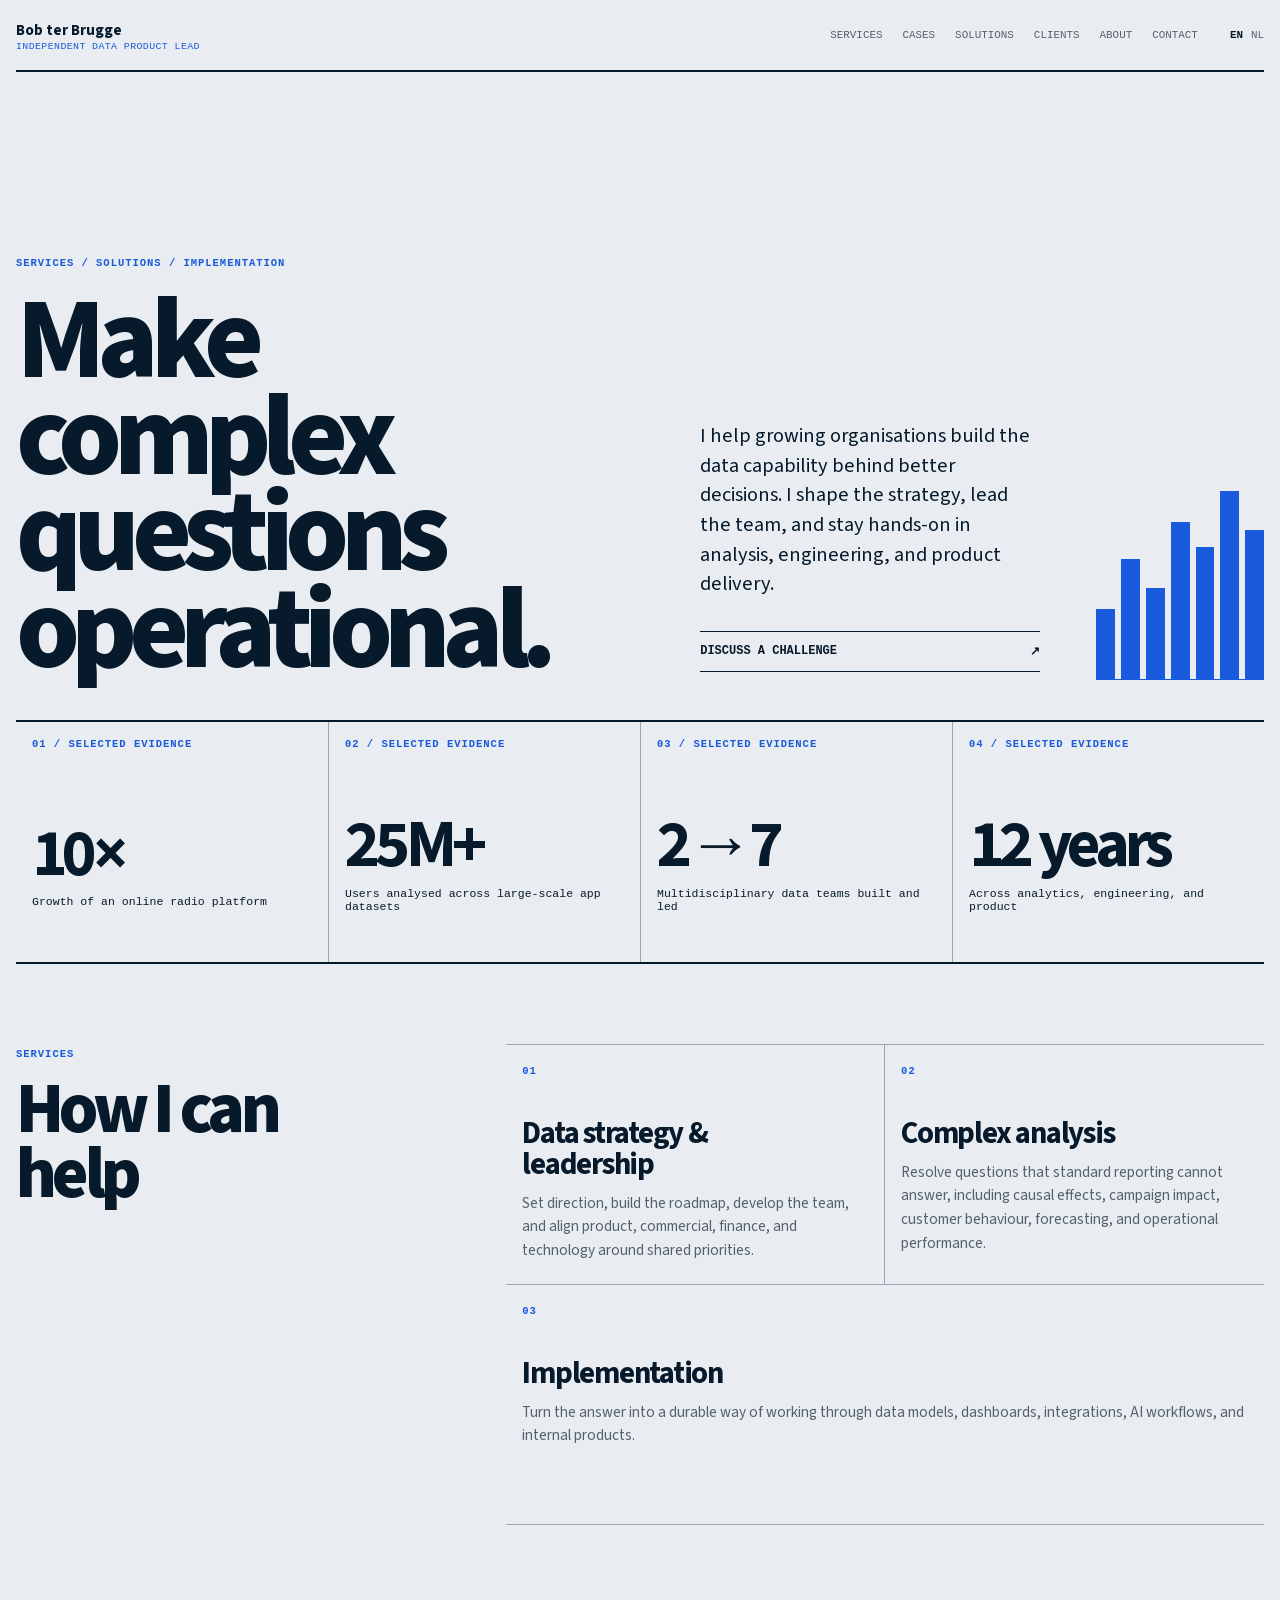
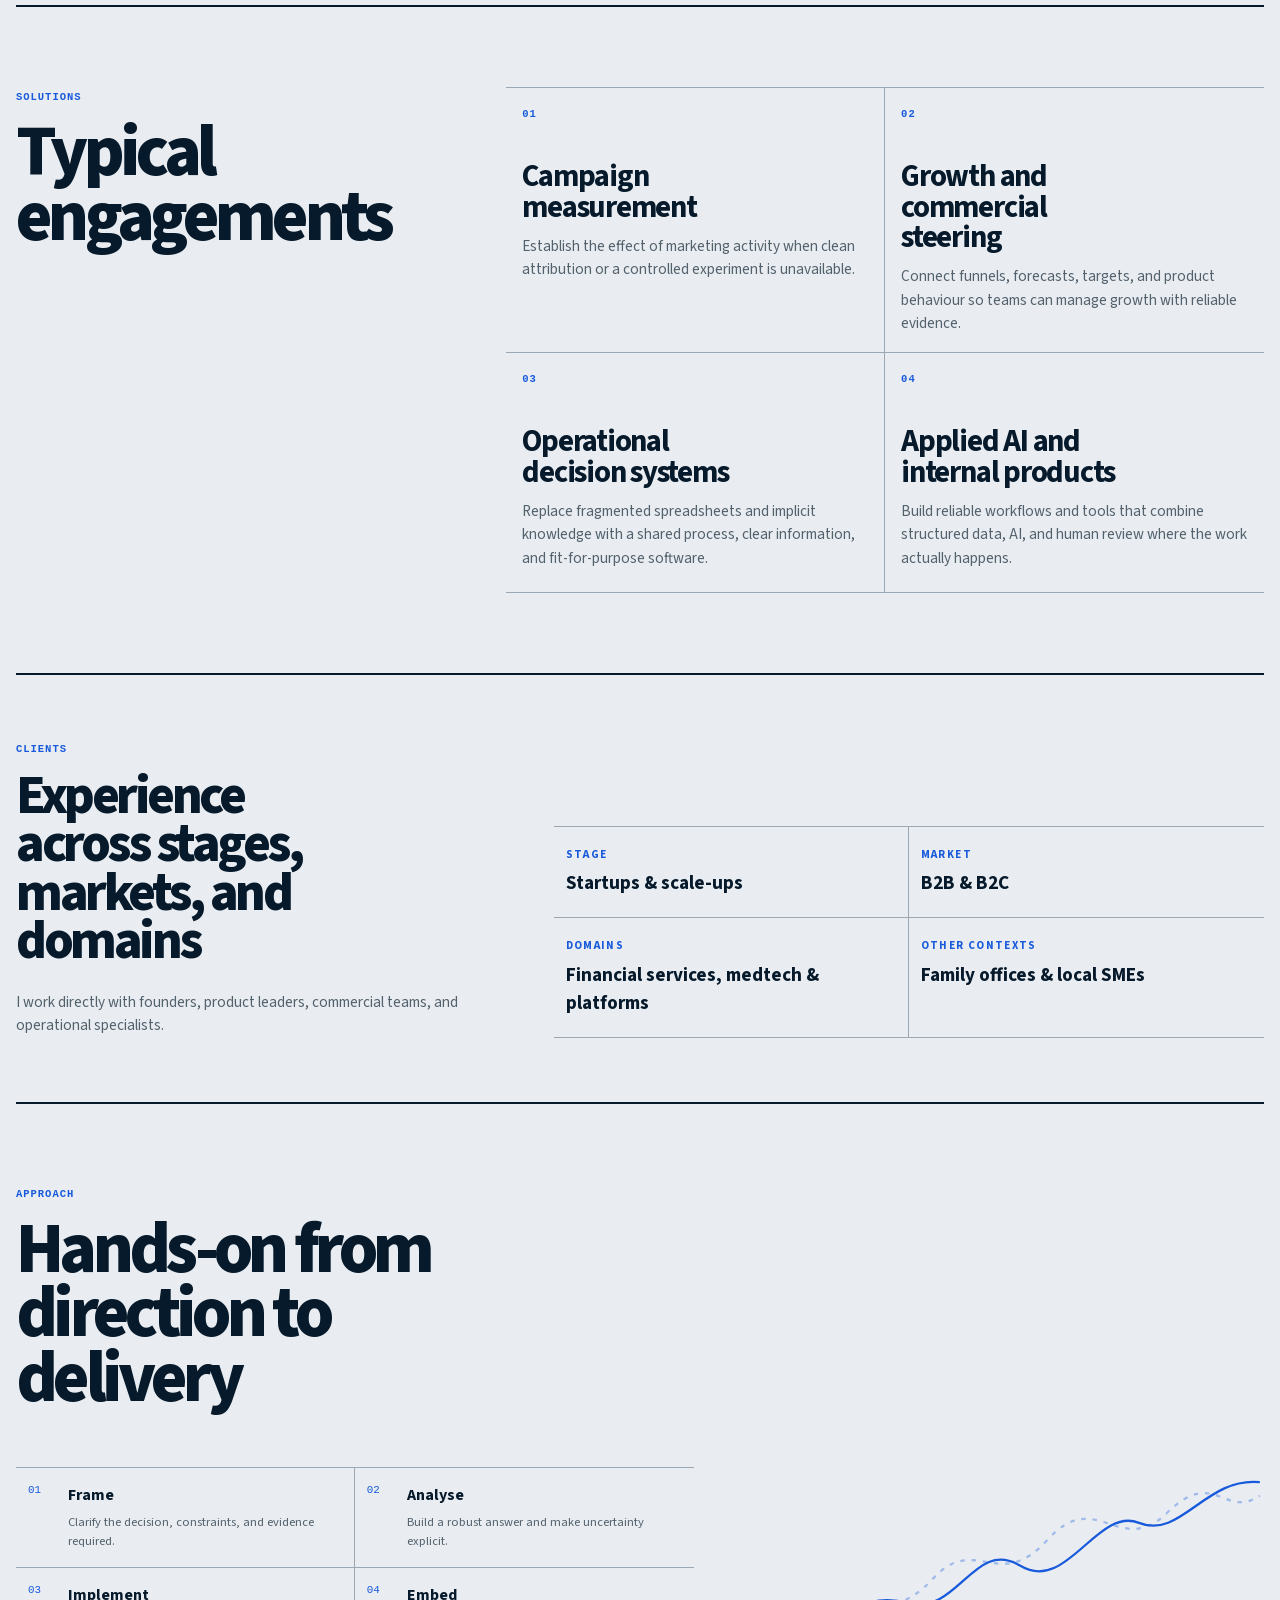
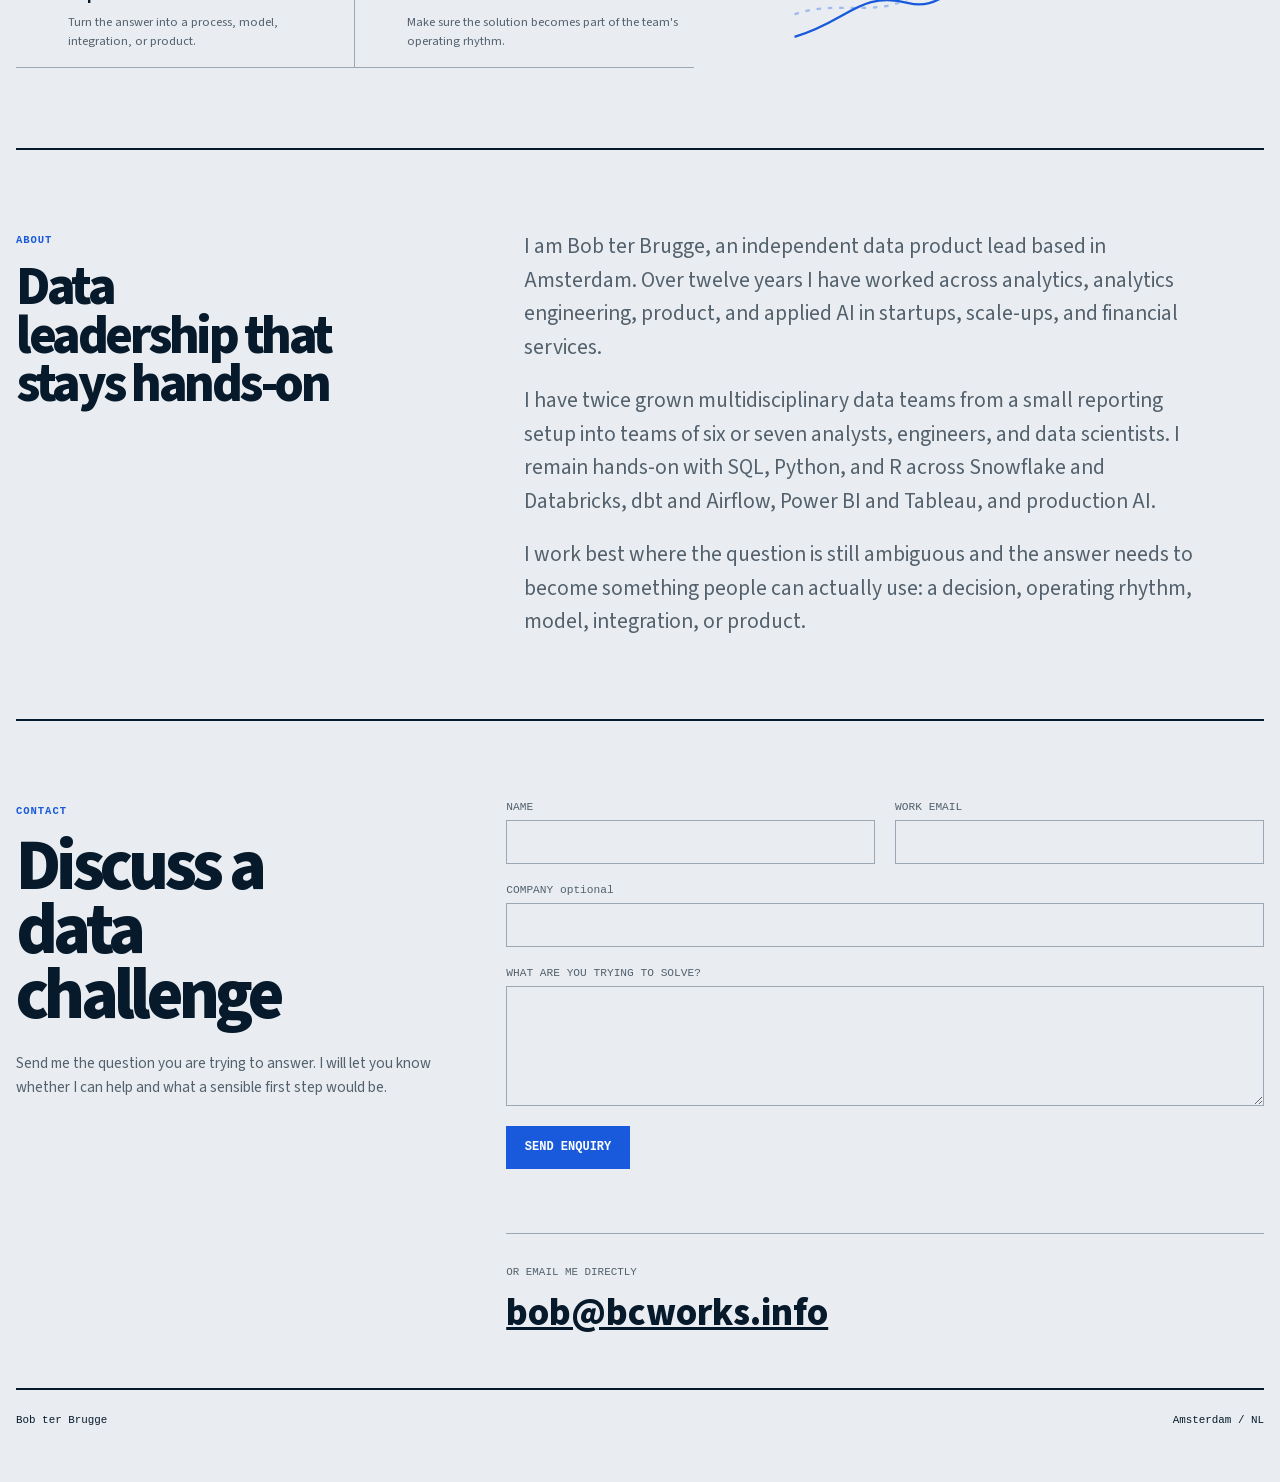
<file: index.html>
<!DOCTYPE html><!--xzANwdcAS1MBBscuXfkkz--><html lang="en" class="__variable_35dae9 __variable_1fdbab"><head><meta charSet="utf-8"/><meta name="viewport" content="width=device-width, initial-scale=1"/><link rel="preload" href="/_next/static/media/9cf9c6e84ed13b5e-s.p.woff2" as="font" crossorigin="" type="font/woff2"/><link rel="preload" href="/_next/static/media/af4bf8399d1aacdf-s.p.woff2" as="font" crossorigin="" type="font/woff2"/><link rel="stylesheet" href="/_next/static/css/1bca3c90b4a3e3cb.css" data-precedence="next"/><link rel="preload" as="script" fetchPriority="low" href="/_next/static/chunks/webpack-24f76e09bfb7f512.js"/><script src="/_next/static/chunks/4bd1b696-c023c6e3521b1417.js" async=""></script><script src="/_next/static/chunks/255-a85cef9cc3a04b12.js" async=""></script><script src="/_next/static/chunks/main-app-e586e65dd855a73a.js" async=""></script><script src="/_next/static/chunks/619-ba102abea3e3d0e4.js" async=""></script><script src="/_next/static/chunks/app/page-2d276e61d6794b29.js" async=""></script><meta name="next-size-adjust" content=""/><title>Bob ter Brugge | Data product lead</title><meta name="description" content="Hands-on data product leadership, complex analysis, and implementation for growing organisations."/><meta name="author" content="Bob ter Brugge"/><link rel="canonical" href="/"/><link rel="alternate" hrefLang="en" href="/"/><link rel="alternate" hrefLang="nl" href="/nl"/><script src="/_next/static/chunks/polyfills-42372ed130431b0a.js" noModule=""></script></head><body><div hidden=""><!--$--><!--/$--></div><div class="site" lang="en"><header class="site-header"><a class="brand" href="/"><strong>Bob ter Brugge</strong><span>Independent data product lead</span></a><nav aria-label="Primary"><a href="#services">Services</a><a href="/cases/">Cases</a><a href="#solutions">Solutions</a><a href="#clients">Clients</a><a href="#about">About</a><a href="#contact">Contact</a></nav><p class="locales"><a hrefLang="en" aria-current="page" href="/">EN</a><a hrefLang="nl" href="/nl/">NL</a></p></header><main><section class="hero"><div class="hero-title"><p class="eyebrow">Services<!-- --> / <!-- -->Solutions<!-- --> /<!-- --> <!-- -->Implementation</p><h1>Make complex questions<br/>operational.</h1></div><div class="hero-summary"><p>I help growing organisations build the data capability behind better decisions. I shape the strategy, lead the team, and stay hands-on in analysis, engineering, and product delivery.</p><a class="text-link" href="#contact">Discuss a challenge<span aria-hidden="true">↗</span></a></div><div class="bar-chart" aria-hidden="true"><i style="height:34%"></i><i style="height:58%"></i><i style="height:44%"></i><i style="height:76%"></i><i style="height:64%"></i><i style="height:91%"></i><i style="height:72%"></i></div></section><section class="metrics" aria-label="Results, not only recommendations"><article><span>0<!-- -->1<!-- --> / <!-- -->Selected evidence</span><strong>10×</strong><p>Growth of an online radio platform</p></article><article><span>0<!-- -->2<!-- --> / <!-- -->Selected evidence</span><strong>25M+</strong><p>Users analysed across large-scale app datasets</p></article><article><span>0<!-- -->3<!-- --> / <!-- -->Selected evidence</span><strong>2→7</strong><p>Multidisciplinary data teams built and led</p></article><article><span>0<!-- -->4<!-- --> / <!-- -->Selected evidence</span><strong>12 years</strong><p>Across analytics, engineering, and product</p></article></section><section id="services" class="split-section"><div class="section-heading"><span>Services</span><h2>How I can help</h2></div><div class="service-grid"><article><span>01</span><h3>Data strategy &amp; leadership</h3><p>Set direction, build the roadmap, develop the team, and align product, commercial, finance, and technology around shared priorities.</p></article><article><span>02</span><h3>Complex analysis</h3><p>Resolve questions that standard reporting cannot answer, including causal effects, campaign impact, customer behaviour, forecasting, and operational performance.</p></article><article><span>03</span><h3>Implementation</h3><p>Turn the answer into a durable way of working through data models, dashboards, integrations, AI workflows, and internal products.</p></article></div></section><section id="solutions" class="split-section"><div class="section-heading"><span>Solutions</span><h2>Typical engagements</h2></div><div class="solution-grid"><article><span>0<!-- -->1</span><h3>Campaign measurement</h3><p>Establish the effect of marketing activity when clean attribution or a controlled experiment is unavailable.</p></article><article><span>0<!-- -->2</span><h3>Growth and commercial steering</h3><p>Connect funnels, forecasts, targets, and product behaviour so teams can manage growth with reliable evidence.</p></article><article><span>0<!-- -->3</span><h3>Operational decision systems</h3><p>Replace fragmented spreadsheets and implicit knowledge with a shared process, clear information, and fit-for-purpose software.</p></article><article><span>0<!-- -->4</span><h3>Applied AI and internal products</h3><p>Build reliable workflows and tools that combine structured data, AI, and human review where the work actually happens.</p></article></div></section><section id="clients" class="client-section"><div><span>Clients</span><h2>Experience across stages, markets, and domains</h2><p>I work directly with founders, product leaders, commercial teams, and operational specialists.</p></div><ul><li><span>Stage</span>Startups &amp; scale-ups</li><li><span>Market</span>B2B &amp; B2C</li><li><span>Domains</span>Financial services, medtech &amp; platforms</li><li><span>Other contexts</span>Family offices &amp; local SMEs</li></ul></section><section class="method-section"><div><span>Approach</span><h2>Hands-on from direction to delivery</h2><ol><li><span>01</span><strong>Frame</strong><p>Clarify the decision, constraints, and evidence required.</p></li><li><span>02</span><strong>Analyse</strong><p>Build a robust answer and make uncertainty explicit.</p></li><li><span>03</span><strong>Implement</strong><p>Turn the answer into a process, model, integration, or product.</p></li><li><span>04</span><strong>Embed</strong><p>Make sure the solution becomes part of the team&#x27;s operating rhythm.</p></li></ol></div><svg class="line-chart" viewBox="0 0 420 190" role="presentation" aria-hidden="true"><path d="M4 162 C 52 148, 61 121, 105 132 S 163 74, 204 99 S 272 46, 309 61 S 368 20, 416 25"></path><path class="line-chart-secondary" d="M4 142 C 49 126, 88 153, 126 111 S 185 124, 228 76 S 292 93, 334 52 S 384 58, 416 37"></path></svg></section><section id="about" class="about-section"><div class="section-heading"><span>About</span><h2>Data leadership that stays hands-on</h2></div><div><p>I am Bob ter Brugge, an independent data product lead based in Amsterdam. Over twelve years I have worked across analytics, analytics engineering, product, and applied AI in startups, scale-ups, and financial services.</p><p>I have twice grown multidisciplinary data teams from a small reporting setup into teams of six or seven analysts, engineers, and data scientists. I remain hands-on with SQL, Python, and R across Snowflake and Databricks, dbt and Airflow, Power BI and Tableau, and production AI.</p><p>I work best where the question is still ambiguous and the answer needs to become something people can actually use: a decision, operating rhythm, model, integration, or product.</p></div></section><section id="contact" class="contact-section"><div class="section-heading"><span>Contact</span><h2>Discuss a data challenge</h2><p>Send me the question you are trying to answer. I will let you know whether I can help and what a sensible first step would be.</p></div><form class="contact-form"><div class="form-grid"><label><span>Name</span><input type="text" autoComplete="name" maxLength="100" required="" name="name"/></label><label><span>Work email</span><input type="email" autoComplete="email" maxLength="254" required="" name="email"/></label></div><label><span>Company<!-- --> <small>optional</small></span><input type="text" autoComplete="organization" maxLength="150" name="company"/></label><label><span>What are you trying to solve?</span><textarea name="message" rows="6" minLength="20" maxLength="4000" required=""></textarea></label><div class="honeypot" aria-hidden="true"><label>Website<input type="text" tabindex="-1" autoComplete="off" name="website"/></label></div><div class="form-footer"><button type="submit">Send enquiry</button><p class="form-status form-status-idle" aria-live="polite"></p></div></form><div class="contact-alternative"><p>Or email me directly</p><a href="mailto:bob@bcworks.info">bob@bcworks.info</a></div></section></main><footer class="site-footer"><p>Bob ter Brugge</p><p>Amsterdam / NL</p></footer></div><!--$--><!--/$--><script src="/_next/static/chunks/webpack-24f76e09bfb7f512.js" id="_R_" async=""></script><script>(self.__next_f=self.__next_f||[]).push([0])</script><script>self.__next_f.push([1,"1:\"$Sreact.fragment\"\n2:I[9766,[],\"\"]\n3:I[8924,[],\"\"]\n4:I[2619,[\"619\",\"static/chunks/619-ba102abea3e3d0e4.js\",\"974\",\"static/chunks/app/page-2d276e61d6794b29.js\"],\"\"]\n10:I[7150,[],\"\"]\n:HL[\"/_next/static/media/9cf9c6e84ed13b5e-s.p.woff2\",\"font\",{\"crossOrigin\":\"\",\"type\":\"font/woff2\"}]\n:HL[\"/_next/static/media/af4bf8399d1aacdf-s.p.woff2\",\"font\",{\"crossOrigin\":\"\",\"type\":\"font/woff2\"}]\n:HL[\"/_next/static/css/1bca3c90b4a3e3cb.css\",\"style\"]\n"])</script><script>self.__next_f.push([1,"0:{\"P\":null,\"b\":\"xzANwdcAS1MBBscuXfkkz\",\"p\":\"\",\"c\":[\"\",\"\"],\"i\":false,\"f\":[[[\"\",{\"children\":[\"__PAGE__\",{}]},\"$undefined\",\"$undefined\",true],[\"\",[\"$\",\"$1\",\"c\",{\"children\":[[[\"$\",\"link\",\"0\",{\"rel\":\"stylesheet\",\"href\":\"/_next/static/css/1bca3c90b4a3e3cb.css\",\"precedence\":\"next\",\"crossOrigin\":\"$undefined\",\"nonce\":\"$undefined\"}]],[\"$\",\"html\",null,{\"lang\":\"en\",\"className\":\"__variable_35dae9 __variable_1fdbab\",\"children\":[\"$\",\"body\",null,{\"children\":[\"$\",\"$L2\",null,{\"parallelRouterKey\":\"children\",\"error\":\"$undefined\",\"errorStyles\":\"$undefined\",\"errorScripts\":\"$undefined\",\"template\":[\"$\",\"$L3\",null,{}],\"templateStyles\":\"$undefined\",\"templateScripts\":\"$undefined\",\"notFound\":[[[\"$\",\"title\",null,{\"children\":\"404: This page could not be found.\"}],[\"$\",\"div\",null,{\"style\":{\"fontFamily\":\"system-ui,\\\"Segoe UI\\\",Roboto,Helvetica,Arial,sans-serif,\\\"Apple Color Emoji\\\",\\\"Segoe UI Emoji\\\"\",\"height\":\"100vh\",\"textAlign\":\"center\",\"display\":\"flex\",\"flexDirection\":\"column\",\"alignItems\":\"center\",\"justifyContent\":\"center\"},\"children\":[\"$\",\"div\",null,{\"children\":[[\"$\",\"style\",null,{\"dangerouslySetInnerHTML\":{\"__html\":\"body{color:#000;background:#fff;margin:0}.next-error-h1{border-right:1px solid rgba(0,0,0,.3)}@media (prefers-color-scheme:dark){body{color:#fff;background:#000}.next-error-h1{border-right:1px solid rgba(255,255,255,.3)}}\"}}],[\"$\",\"h1\",null,{\"className\":\"next-error-h1\",\"style\":{\"display\":\"inline-block\",\"margin\":\"0 20px 0 0\",\"padding\":\"0 23px 0 0\",\"fontSize\":24,\"fontWeight\":500,\"verticalAlign\":\"top\",\"lineHeight\":\"49px\"},\"children\":404}],[\"$\",\"div\",null,{\"style\":{\"display\":\"inline-block\"},\"children\":[\"$\",\"h2\",null,{\"style\":{\"fontSize\":14,\"fontWeight\":400,\"lineHeight\":\"49px\",\"margin\":0},\"children\":\"This page could not be found.\"}]}]]}]}]],[]],\"forbidden\":\"$undefined\",\"unauthorized\":\"$undefined\"}]}]}]]}],{\"children\":[\"__PAGE__\",[\"$\",\"$1\",\"c\",{\"children\":[[\"$\",\"div\",null,{\"className\":\"site\",\"lang\":\"en\",\"children\":[null,[\"$\",\"header\",null,{\"className\":\"site-header\",\"children\":[[\"$\",\"$L4\",null,{\"className\":\"brand\",\"href\":\"/\",\"children\":[[\"$\",\"strong\",null,{\"children\":\"Bob ter Brugge\"}],[\"$\",\"span\",null,{\"children\":\"Independent data product lead\"}]]}],[\"$\",\"nav\",null,{\"aria-label\":\"Primary\",\"children\":[[\"$\",\"a\",null,{\"href\":\"#services\",\"children\":\"Services\"}],[\"$\",\"$L4\",null,{\"href\":\"/cases\",\"children\":\"Cases\"}],[\"$\",\"a\",null,{\"href\":\"#solutions\",\"children\":\"Solutions\"}],[\"$\",\"a\",null,{\"href\":\"#clients\",\"children\":\"Clients\"}],[\"$\",\"a\",null,{\"href\":\"#about\",\"children\":\"About\"}],[\"$\",\"a\",null,{\"href\":\"#contact\",\"children\":\"Contact\"}]]}],[\"$\",\"p\",null,{\"className\":\"locales\",\"children\":[[\"$\",\"$L4\",null,{\"href\":\"/\",\"hrefLang\":\"en\",\"aria-current\":\"page\",\"children\":\"EN\"}],[\"$\",\"$L4\",null,{\"href\":\"/nl\",\"hrefLang\":\"nl\",\"aria-current\":\"$undefined\",\"children\":\"NL\"}]]}]]}],[\"$\",\"main\",null,{\"children\":[[\"$\",\"section\",null,{\"className\":\"hero\",\"children\":[[\"$\",\"div\",null,{\"className\":\"hero-title\",\"children\":[[\"$\",\"p\",null,{\"className\":\"eyebrow\",\"children\":[\"Services\",\" / \",\"Solutions\",\" /\",\" \",\"Implementation\"]}],[\"$\",\"h1\",null,{\"children\":[\"Make complex questions\",[\"$\",\"br\",null,{}],\"operational.\"]}]]}],[\"$\",\"div\",null,{\"className\":\"hero-summary\",\"children\":[[\"$\",\"p\",null,{\"children\":\"I help growing organisations build the data capability behind better decisions. I shape the strategy, lead the team, and stay hands-on in analysis, engineering, and product delivery.\"}],[\"$\",\"a\",null,{\"className\":\"text-link\",\"href\":\"#contact\",\"children\":[\"Discuss a challenge\",[\"$\",\"span\",null,{\"aria-hidden\":\"true\",\"children\":\"↗\"}]]}]]}],[\"$\",\"div\",null,{\"className\":\"bar-chart\",\"aria-hidden\":\"true\",\"children\":[[\"$\",\"i\",\"0\",{\"style\":{\"height\":\"34%\"}}],[\"$\",\"i\",\"1\",{\"style\":{\"height\":\"58%\"}}],[\"$\",\"i\",\"2\",{\"style\":{\"height\":\"44%\"}}],[\"$\",\"i\",\"3\",{\"style\":{\"height\":\"76%\"}}],[\"$\",\"i\",\"4\",{\"style\":{\"height\":\"64%\"}}],[\"$\",\"i\",\"5\",{\"style\":{\"height\":\"91%\"}}],[\"$\",\"i\",\"6\",{\"style\":{\"height\":\"72%\"}}]]}]]}],[\"$\",\"section\",null,{\"className\":\"metrics\",\"aria-label\":\"Results, not only recommendations\",\"children\":[[\"$\",\"article\",\"Growth of an online radio platform\",{\"children\":[[\"$\",\"span\",null,{\"children\":[\"0\",1,\" / \",\"Selected evidence\"]}],[\"$\",\"strong\",null,{\"children\":\"10×\"}],[\"$\",\"p\",null,{\"children\":\"Growth of an online radio platform\"}]]}],[\"$\",\"article\",\"Users analysed across large-scale app datasets\",{\"children\":[[\"$\",\"span\",null,{\"children\":[\"0\",2,\" / \",\"Selected evidence\"]}],[\"$\",\"strong\",null,{\"children\":\"25M+\"}],[\"$\",\"p\",null,{\"children\":\"Users analysed across large-scale app datasets\"}]]}],[\"$\",\"article\",\"Multidisciplinary data teams built and led\",{\"children\":[[\"$\",\"span\",null,{\"children\":[\"0\",3,\" / \",\"Selected evidence\"]}],[\"$\",\"strong\",null,{\"children\":\"2→7\"}],[\"$\",\"p\",null,{\"children\":\"Multidisciplinary data teams built and led\"}]]}],[\"$\",\"article\",\"Across analytics, engineering, and product\",{\"children\":[[\"$\",\"span\",null,{\"children\":[\"0\",4,\" / \",\"Selected evidence\"]}],\"$L5\",\"$L6\"]}]]}],\"$L7\",\"$L8\",\"$L9\",\"$La\",\"$Lb\",\"$Lc\"]}],\"$Ld\"]}],null,\"$Le\"]}],{},null,false]},null,false],\"$Lf\",false]],\"m\":\"$undefined\",\"G\":[\"$10\",[]],\"s\":false,\"S\":true}\n"])</script><script>self.__next_f.push([1,"11:I[9464,[\"619\",\"static/chunks/619-ba102abea3e3d0e4.js\",\"974\",\"static/chunks/app/page-2d276e61d6794b29.js\"],\"ContactForm\"]\n12:I[4431,[],\"OutletBoundary\"]\n14:I[5278,[],\"AsyncMetadataOutlet\"]\n16:I[4431,[],\"ViewportBoundary\"]\n18:I[4431,[],\"MetadataBoundary\"]\n19:\"$Sreact.suspense\"\n5:[\"$\",\"strong\",null,{\"children\":\"12 years\"}]\n6:[\"$\",\"p\",null,{\"children\":\"Across analytics, engineering, and product\"}]\n"])</script><script>self.__next_f.push([1,"7:[\"$\",\"section\",null,{\"id\":\"services\",\"className\":\"split-section\",\"children\":[[\"$\",\"div\",null,{\"className\":\"section-heading\",\"children\":[[\"$\",\"span\",null,{\"children\":\"Services\"}],[\"$\",\"h2\",null,{\"children\":\"How I can help\"}]]}],[\"$\",\"div\",null,{\"className\":\"service-grid\",\"children\":[[\"$\",\"article\",\"01\",{\"children\":[[\"$\",\"span\",null,{\"children\":\"01\"}],[\"$\",\"h3\",null,{\"children\":\"Data strategy \u0026 leadership\"}],[\"$\",\"p\",null,{\"children\":\"Set direction, build the roadmap, develop the team, and align product, commercial, finance, and technology around shared priorities.\"}]]}],[\"$\",\"article\",\"02\",{\"children\":[[\"$\",\"span\",null,{\"children\":\"02\"}],[\"$\",\"h3\",null,{\"children\":\"Complex analysis\"}],[\"$\",\"p\",null,{\"children\":\"Resolve questions that standard reporting cannot answer, including causal effects, campaign impact, customer behaviour, forecasting, and operational performance.\"}]]}],[\"$\",\"article\",\"03\",{\"children\":[[\"$\",\"span\",null,{\"children\":\"03\"}],[\"$\",\"h3\",null,{\"children\":\"Implementation\"}],[\"$\",\"p\",null,{\"children\":\"Turn the answer into a durable way of working through data models, dashboards, integrations, AI workflows, and internal products.\"}]]}]]}]]}]\n"])</script><script>self.__next_f.push([1,"8:[\"$\",\"section\",null,{\"id\":\"solutions\",\"className\":\"split-section\",\"children\":[[\"$\",\"div\",null,{\"className\":\"section-heading\",\"children\":[[\"$\",\"span\",null,{\"children\":\"Solutions\"}],[\"$\",\"h2\",null,{\"children\":\"Typical engagements\"}]]}],[\"$\",\"div\",null,{\"className\":\"solution-grid\",\"children\":[[\"$\",\"article\",\"Campaign measurement\",{\"children\":[[\"$\",\"span\",null,{\"children\":[\"0\",1]}],[\"$\",\"h3\",null,{\"children\":\"Campaign measurement\"}],[\"$\",\"p\",null,{\"children\":\"Establish the effect of marketing activity when clean attribution or a controlled experiment is unavailable.\"}]]}],[\"$\",\"article\",\"Growth and commercial steering\",{\"children\":[[\"$\",\"span\",null,{\"children\":[\"0\",2]}],[\"$\",\"h3\",null,{\"children\":\"Growth and commercial steering\"}],[\"$\",\"p\",null,{\"children\":\"Connect funnels, forecasts, targets, and product behaviour so teams can manage growth with reliable evidence.\"}]]}],[\"$\",\"article\",\"Operational decision systems\",{\"children\":[[\"$\",\"span\",null,{\"children\":[\"0\",3]}],[\"$\",\"h3\",null,{\"children\":\"Operational decision systems\"}],[\"$\",\"p\",null,{\"children\":\"Replace fragmented spreadsheets and implicit knowledge with a shared process, clear information, and fit-for-purpose software.\"}]]}],[\"$\",\"article\",\"Applied AI and internal products\",{\"children\":[[\"$\",\"span\",null,{\"children\":[\"0\",4]}],[\"$\",\"h3\",null,{\"children\":\"Applied AI and internal products\"}],[\"$\",\"p\",null,{\"children\":\"Build reliable workflows and tools that combine structured data, AI, and human review where the work actually happens.\"}]]}]]}]]}]\n"])</script><script>self.__next_f.push([1,"9:[\"$\",\"section\",null,{\"id\":\"clients\",\"className\":\"client-section\",\"children\":[[\"$\",\"div\",null,{\"children\":[[\"$\",\"span\",null,{\"children\":\"Clients\"}],[\"$\",\"h2\",null,{\"children\":\"Experience across stages, markets, and domains\"}],[\"$\",\"p\",null,{\"children\":\"I work directly with founders, product leaders, commercial teams, and operational specialists.\"}]]}],[\"$\",\"ul\",null,{\"children\":[[\"$\",\"li\",\"Stage\",{\"children\":[[\"$\",\"span\",null,{\"children\":\"Stage\"}],\"Startups \u0026 scale-ups\"]}],[\"$\",\"li\",\"Market\",{\"children\":[[\"$\",\"span\",null,{\"children\":\"Market\"}],\"B2B \u0026 B2C\"]}],[\"$\",\"li\",\"Domains\",{\"children\":[[\"$\",\"span\",null,{\"children\":\"Domains\"}],\"Financial services, medtech \u0026 platforms\"]}],[\"$\",\"li\",\"Other contexts\",{\"children\":[[\"$\",\"span\",null,{\"children\":\"Other contexts\"}],\"Family offices \u0026 local SMEs\"]}]]}]]}]\n"])</script><script>self.__next_f.push([1,"a:[\"$\",\"section\",null,{\"className\":\"method-section\",\"children\":[[\"$\",\"div\",null,{\"children\":[[\"$\",\"span\",null,{\"children\":\"Approach\"}],[\"$\",\"h2\",null,{\"children\":\"Hands-on from direction to delivery\"}],[\"$\",\"ol\",null,{\"children\":[[\"$\",\"li\",\"01\",{\"children\":[[\"$\",\"span\",null,{\"children\":\"01\"}],[\"$\",\"strong\",null,{\"children\":\"Frame\"}],[\"$\",\"p\",null,{\"children\":\"Clarify the decision, constraints, and evidence required.\"}]]}],[\"$\",\"li\",\"02\",{\"children\":[[\"$\",\"span\",null,{\"children\":\"02\"}],[\"$\",\"strong\",null,{\"children\":\"Analyse\"}],[\"$\",\"p\",null,{\"children\":\"Build a robust answer and make uncertainty explicit.\"}]]}],[\"$\",\"li\",\"03\",{\"children\":[[\"$\",\"span\",null,{\"children\":\"03\"}],[\"$\",\"strong\",null,{\"children\":\"Implement\"}],[\"$\",\"p\",null,{\"children\":\"Turn the answer into a process, model, integration, or product.\"}]]}],[\"$\",\"li\",\"04\",{\"children\":[[\"$\",\"span\",null,{\"children\":\"04\"}],[\"$\",\"strong\",null,{\"children\":\"Embed\"}],[\"$\",\"p\",null,{\"children\":\"Make sure the solution becomes part of the team's operating rhythm.\"}]]}]]}]]}],[\"$\",\"svg\",null,{\"className\":\"line-chart\",\"viewBox\":\"0 0 420 190\",\"role\":\"presentation\",\"aria-hidden\":\"true\",\"children\":[[\"$\",\"path\",null,{\"d\":\"M4 162 C 52 148, 61 121, 105 132 S 163 74, 204 99 S 272 46, 309 61 S 368 20, 416 25\"}],[\"$\",\"path\",null,{\"className\":\"line-chart-secondary\",\"d\":\"M4 142 C 49 126, 88 153, 126 111 S 185 124, 228 76 S 292 93, 334 52 S 384 58, 416 37\"}]]}]]}]\n"])</script><script>self.__next_f.push([1,"b:[\"$\",\"section\",null,{\"id\":\"about\",\"className\":\"about-section\",\"children\":[[\"$\",\"div\",null,{\"className\":\"section-heading\",\"children\":[[\"$\",\"span\",null,{\"children\":\"About\"}],[\"$\",\"h2\",null,{\"children\":\"Data leadership that stays hands-on\"}]]}],[\"$\",\"div\",null,{\"children\":[[\"$\",\"p\",\"I am Bob ter Brugge, an independent data product lead based in Amsterdam. Over twelve years I have worked across analytics, analytics engineering, product, and applied AI in startups, scale-ups, and financial services.\",{\"children\":\"I am Bob ter Brugge, an independent data product lead based in Amsterdam. Over twelve years I have worked across analytics, analytics engineering, product, and applied AI in startups, scale-ups, and financial services.\"}],[\"$\",\"p\",\"I have twice grown multidisciplinary data teams from a small reporting setup into teams of six or seven analysts, engineers, and data scientists. I remain hands-on with SQL, Python, and R across Snowflake and Databricks, dbt and Airflow, Power BI and Tableau, and production AI.\",{\"children\":\"I have twice grown multidisciplinary data teams from a small reporting setup into teams of six or seven analysts, engineers, and data scientists. I remain hands-on with SQL, Python, and R across Snowflake and Databricks, dbt and Airflow, Power BI and Tableau, and production AI.\"}],[\"$\",\"p\",\"I work best where the question is still ambiguous and the answer needs to become something people can actually use: a decision, operating rhythm, model, integration, or product.\",{\"children\":\"I work best where the question is still ambiguous and the answer needs to become something people can actually use: a decision, operating rhythm, model, integration, or product.\"}]]}]]}]\n"])</script><script>self.__next_f.push([1,"c:[\"$\",\"section\",null,{\"id\":\"contact\",\"className\":\"contact-section\",\"children\":[[\"$\",\"div\",null,{\"className\":\"section-heading\",\"children\":[[\"$\",\"span\",null,{\"children\":\"Contact\"}],[\"$\",\"h2\",null,{\"children\":\"Discuss a data challenge\"}],[\"$\",\"p\",null,{\"children\":\"Send me the question you are trying to answer. I will let you know whether I can help and what a sensible first step would be.\"}]]}],[\"$\",\"$L11\",null,{\"copy\":{\"name\":\"Name\",\"email\":\"Work email\",\"company\":\"Company\",\"companyOptional\":\"optional\",\"message\":\"What are you trying to solve?\",\"submit\":\"Send enquiry\",\"sending\":\"Sending\",\"success\":\"Thank you. Your enquiry has been sent.\",\"error\":\"The form could not be sent. Please email me directly at bob@bcworks.info.\",\"emailAlternative\":\"Or email me directly\"}}],[\"$\",\"div\",null,{\"className\":\"contact-alternative\",\"children\":[[\"$\",\"p\",null,{\"children\":\"Or email me directly\"}],[\"$\",\"a\",null,{\"href\":\"mailto:bob@bcworks.info\",\"children\":\"bob@bcworks.info\"}]]}]]}]\n"])</script><script>self.__next_f.push([1,"d:[\"$\",\"footer\",null,{\"className\":\"site-footer\",\"children\":[[\"$\",\"p\",null,{\"children\":\"Bob ter Brugge\"}],[\"$\",\"p\",null,{\"children\":\"Amsterdam / NL\"}]]}]\ne:[\"$\",\"$L12\",null,{\"children\":[\"$L13\",[\"$\",\"$L14\",null,{\"promise\":\"$@15\"}]]}]\nf:[\"$\",\"$1\",\"h\",{\"children\":[null,[[\"$\",\"$L16\",null,{\"children\":\"$L17\"}],[\"$\",\"meta\",null,{\"name\":\"next-size-adjust\",\"content\":\"\"}]],[\"$\",\"$L18\",null,{\"children\":[\"$\",\"div\",null,{\"hidden\":true,\"children\":[\"$\",\"$19\",null,{\"fallback\":null,\"children\":\"$L1a\"}]}]}]]}]\n"])</script><script>self.__next_f.push([1,"17:[[\"$\",\"meta\",\"0\",{\"charSet\":\"utf-8\"}],[\"$\",\"meta\",\"1\",{\"name\":\"viewport\",\"content\":\"width=device-width, initial-scale=1\"}]]\n13:null\n"])</script><script>self.__next_f.push([1,"15:{\"metadata\":[[\"$\",\"title\",\"0\",{\"children\":\"Bob ter Brugge | Data product lead\"}],[\"$\",\"meta\",\"1\",{\"name\":\"description\",\"content\":\"Hands-on data product leadership, complex analysis, and implementation for growing organisations.\"}],[\"$\",\"meta\",\"2\",{\"name\":\"author\",\"content\":\"Bob ter Brugge\"}],[\"$\",\"link\",\"3\",{\"rel\":\"canonical\",\"href\":\"/\"}],[\"$\",\"link\",\"4\",{\"rel\":\"alternate\",\"hrefLang\":\"en\",\"href\":\"/\"}],[\"$\",\"link\",\"5\",{\"rel\":\"alternate\",\"hrefLang\":\"nl\",\"href\":\"/nl\"}]],\"error\":null,\"digest\":\"$undefined\"}\n"])</script><script>self.__next_f.push([1,"1a:\"$15:metadata\"\n"])</script></body></html>
</file>
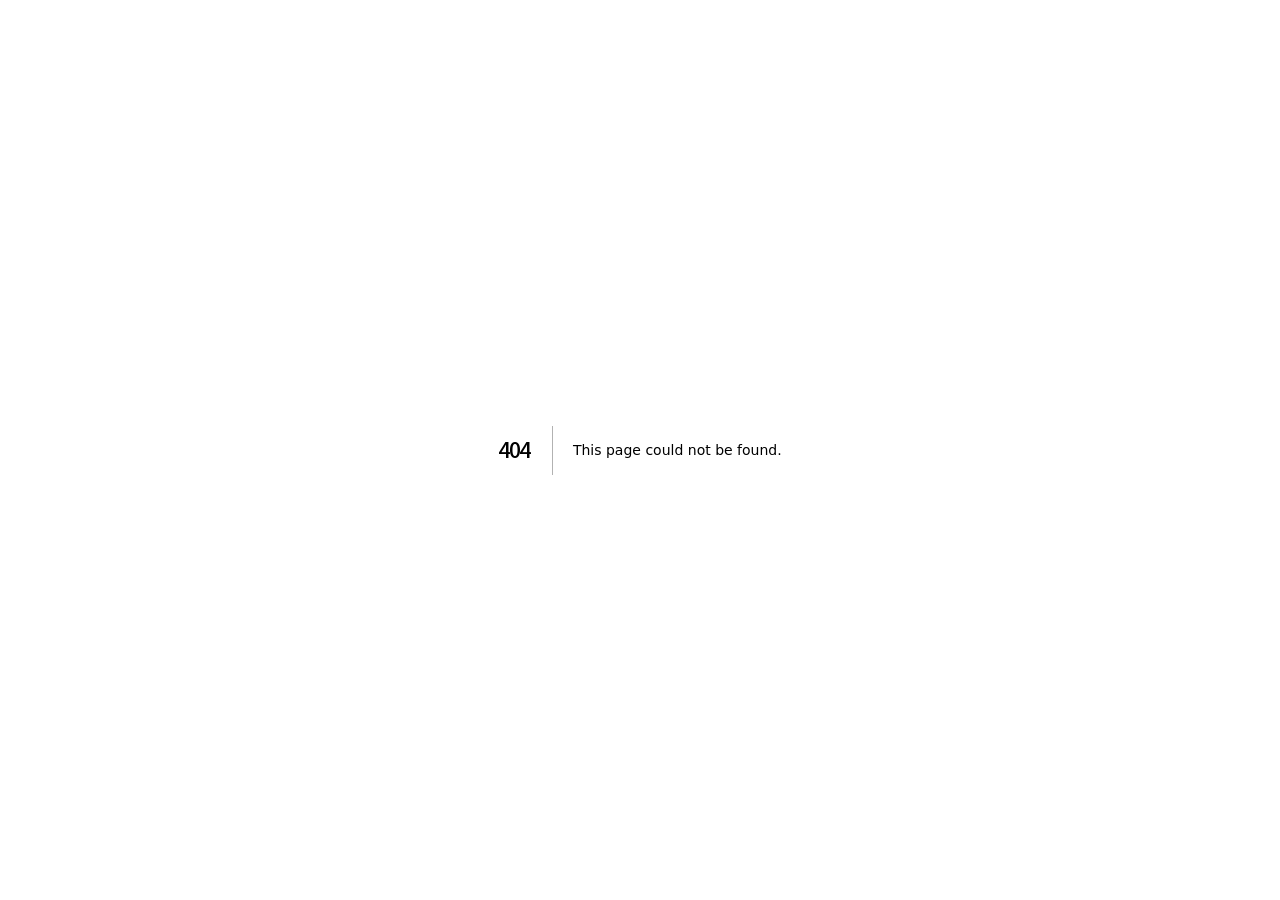
<file: 404/index.html>
<!DOCTYPE html><!--xzANwdcAS1MBBscuXfkkz--><html lang="en" class="__variable_35dae9 __variable_1fdbab"><head><meta charSet="utf-8"/><meta name="viewport" content="width=device-width, initial-scale=1"/><link rel="preload" href="/_next/static/media/9cf9c6e84ed13b5e-s.p.woff2" as="font" crossorigin="" type="font/woff2"/><link rel="preload" href="/_next/static/media/af4bf8399d1aacdf-s.p.woff2" as="font" crossorigin="" type="font/woff2"/><link rel="stylesheet" href="/_next/static/css/1bca3c90b4a3e3cb.css" data-precedence="next"/><link rel="preload" as="script" fetchPriority="low" href="/_next/static/chunks/webpack-24f76e09bfb7f512.js"/><script src="/_next/static/chunks/4bd1b696-c023c6e3521b1417.js" async=""></script><script src="/_next/static/chunks/255-a85cef9cc3a04b12.js" async=""></script><script src="/_next/static/chunks/main-app-e586e65dd855a73a.js" async=""></script><meta name="robots" content="noindex"/><meta name="next-size-adjust" content=""/><title>404: This page could not be found.</title><title>Bob ter Brugge | Data product lead</title><meta name="description" content="Hands-on data product leadership, complex analysis, and implementation for growing organisations."/><meta name="author" content="Bob ter Brugge"/><link rel="canonical" href="/"/><link rel="alternate" hrefLang="en" href="/"/><link rel="alternate" hrefLang="nl" href="/nl"/><script src="/_next/static/chunks/polyfills-42372ed130431b0a.js" noModule=""></script></head><body><div hidden=""><!--$--><!--/$--></div><div style="font-family:system-ui,&quot;Segoe UI&quot;,Roboto,Helvetica,Arial,sans-serif,&quot;Apple Color Emoji&quot;,&quot;Segoe UI Emoji&quot;;height:100vh;text-align:center;display:flex;flex-direction:column;align-items:center;justify-content:center"><div><style>body{color:#000;background:#fff;margin:0}.next-error-h1{border-right:1px solid rgba(0,0,0,.3)}@media (prefers-color-scheme:dark){body{color:#fff;background:#000}.next-error-h1{border-right:1px solid rgba(255,255,255,.3)}}</style><h1 class="next-error-h1" style="display:inline-block;margin:0 20px 0 0;padding:0 23px 0 0;font-size:24px;font-weight:500;vertical-align:top;line-height:49px">404</h1><div style="display:inline-block"><h2 style="font-size:14px;font-weight:400;line-height:49px;margin:0">This page could not be found.</h2></div></div></div><!--$--><!--/$--><script src="/_next/static/chunks/webpack-24f76e09bfb7f512.js" id="_R_" async=""></script><script>(self.__next_f=self.__next_f||[]).push([0])</script><script>self.__next_f.push([1,"1:\"$Sreact.fragment\"\n2:I[9766,[],\"\"]\n3:I[8924,[],\"\"]\n4:I[4431,[],\"OutletBoundary\"]\n6:I[5278,[],\"AsyncMetadataOutlet\"]\n8:I[4431,[],\"ViewportBoundary\"]\na:I[4431,[],\"MetadataBoundary\"]\nb:\"$Sreact.suspense\"\nd:I[7150,[],\"\"]\n:HL[\"/_next/static/media/9cf9c6e84ed13b5e-s.p.woff2\",\"font\",{\"crossOrigin\":\"\",\"type\":\"font/woff2\"}]\n:HL[\"/_next/static/media/af4bf8399d1aacdf-s.p.woff2\",\"font\",{\"crossOrigin\":\"\",\"type\":\"font/woff2\"}]\n:HL[\"/_next/static/css/1bca3c90b4a3e3cb.css\",\"style\"]\n"])</script><script>self.__next_f.push([1,"0:{\"P\":null,\"b\":\"xzANwdcAS1MBBscuXfkkz\",\"p\":\"\",\"c\":[\"\",\"_not-found\",\"\"],\"i\":false,\"f\":[[[\"\",{\"children\":[\"/_not-found\",{\"children\":[\"__PAGE__\",{}]}]},\"$undefined\",\"$undefined\",true],[\"\",[\"$\",\"$1\",\"c\",{\"children\":[[[\"$\",\"link\",\"0\",{\"rel\":\"stylesheet\",\"href\":\"/_next/static/css/1bca3c90b4a3e3cb.css\",\"precedence\":\"next\",\"crossOrigin\":\"$undefined\",\"nonce\":\"$undefined\"}]],[\"$\",\"html\",null,{\"lang\":\"en\",\"className\":\"__variable_35dae9 __variable_1fdbab\",\"children\":[\"$\",\"body\",null,{\"children\":[\"$\",\"$L2\",null,{\"parallelRouterKey\":\"children\",\"error\":\"$undefined\",\"errorStyles\":\"$undefined\",\"errorScripts\":\"$undefined\",\"template\":[\"$\",\"$L3\",null,{}],\"templateStyles\":\"$undefined\",\"templateScripts\":\"$undefined\",\"notFound\":\"$undefined\",\"forbidden\":\"$undefined\",\"unauthorized\":\"$undefined\"}]}]}]]}],{\"children\":[\"/_not-found\",[\"$\",\"$1\",\"c\",{\"children\":[null,[\"$\",\"$L2\",null,{\"parallelRouterKey\":\"children\",\"error\":\"$undefined\",\"errorStyles\":\"$undefined\",\"errorScripts\":\"$undefined\",\"template\":[\"$\",\"$L3\",null,{}],\"templateStyles\":\"$undefined\",\"templateScripts\":\"$undefined\",\"notFound\":\"$undefined\",\"forbidden\":\"$undefined\",\"unauthorized\":\"$undefined\"}]]}],{\"children\":[\"__PAGE__\",[\"$\",\"$1\",\"c\",{\"children\":[[[\"$\",\"title\",null,{\"children\":\"404: This page could not be found.\"}],[\"$\",\"div\",null,{\"style\":{\"fontFamily\":\"system-ui,\\\"Segoe UI\\\",Roboto,Helvetica,Arial,sans-serif,\\\"Apple Color Emoji\\\",\\\"Segoe UI Emoji\\\"\",\"height\":\"100vh\",\"textAlign\":\"center\",\"display\":\"flex\",\"flexDirection\":\"column\",\"alignItems\":\"center\",\"justifyContent\":\"center\"},\"children\":[\"$\",\"div\",null,{\"children\":[[\"$\",\"style\",null,{\"dangerouslySetInnerHTML\":{\"__html\":\"body{color:#000;background:#fff;margin:0}.next-error-h1{border-right:1px solid rgba(0,0,0,.3)}@media (prefers-color-scheme:dark){body{color:#fff;background:#000}.next-error-h1{border-right:1px solid rgba(255,255,255,.3)}}\"}}],[\"$\",\"h1\",null,{\"className\":\"next-error-h1\",\"style\":{\"display\":\"inline-block\",\"margin\":\"0 20px 0 0\",\"padding\":\"0 23px 0 0\",\"fontSize\":24,\"fontWeight\":500,\"verticalAlign\":\"top\",\"lineHeight\":\"49px\"},\"children\":404}],[\"$\",\"div\",null,{\"style\":{\"display\":\"inline-block\"},\"children\":[\"$\",\"h2\",null,{\"style\":{\"fontSize\":14,\"fontWeight\":400,\"lineHeight\":\"49px\",\"margin\":0},\"children\":\"This page could not be found.\"}]}]]}]}]],null,[\"$\",\"$L4\",null,{\"children\":[\"$L5\",[\"$\",\"$L6\",null,{\"promise\":\"$@7\"}]]}]]}],{},null,false]},null,false]},null,false],[\"$\",\"$1\",\"h\",{\"children\":[[\"$\",\"meta\",null,{\"name\":\"robots\",\"content\":\"noindex\"}],[[\"$\",\"$L8\",null,{\"children\":\"$L9\"}],[\"$\",\"meta\",null,{\"name\":\"next-size-adjust\",\"content\":\"\"}]],[\"$\",\"$La\",null,{\"children\":[\"$\",\"div\",null,{\"hidden\":true,\"children\":[\"$\",\"$b\",null,{\"fallback\":null,\"children\":\"$Lc\"}]}]}]]}],false]],\"m\":\"$undefined\",\"G\":[\"$d\",[]],\"s\":false,\"S\":true}\n"])</script><script>self.__next_f.push([1,"9:[[\"$\",\"meta\",\"0\",{\"charSet\":\"utf-8\"}],[\"$\",\"meta\",\"1\",{\"name\":\"viewport\",\"content\":\"width=device-width, initial-scale=1\"}]]\n5:null\n"])</script><script>self.__next_f.push([1,"7:{\"metadata\":[[\"$\",\"title\",\"0\",{\"children\":\"Bob ter Brugge | Data product lead\"}],[\"$\",\"meta\",\"1\",{\"name\":\"description\",\"content\":\"Hands-on data product leadership, complex analysis, and implementation for growing organisations.\"}],[\"$\",\"meta\",\"2\",{\"name\":\"author\",\"content\":\"Bob ter Brugge\"}],[\"$\",\"link\",\"3\",{\"rel\":\"canonical\",\"href\":\"/\"}],[\"$\",\"link\",\"4\",{\"rel\":\"alternate\",\"hrefLang\":\"en\",\"href\":\"/\"}],[\"$\",\"link\",\"5\",{\"rel\":\"alternate\",\"hrefLang\":\"nl\",\"href\":\"/nl\"}]],\"error\":null,\"digest\":\"$undefined\"}\n"])</script><script>self.__next_f.push([1,"c:\"$7:metadata\"\n"])</script></body></html>
</file>
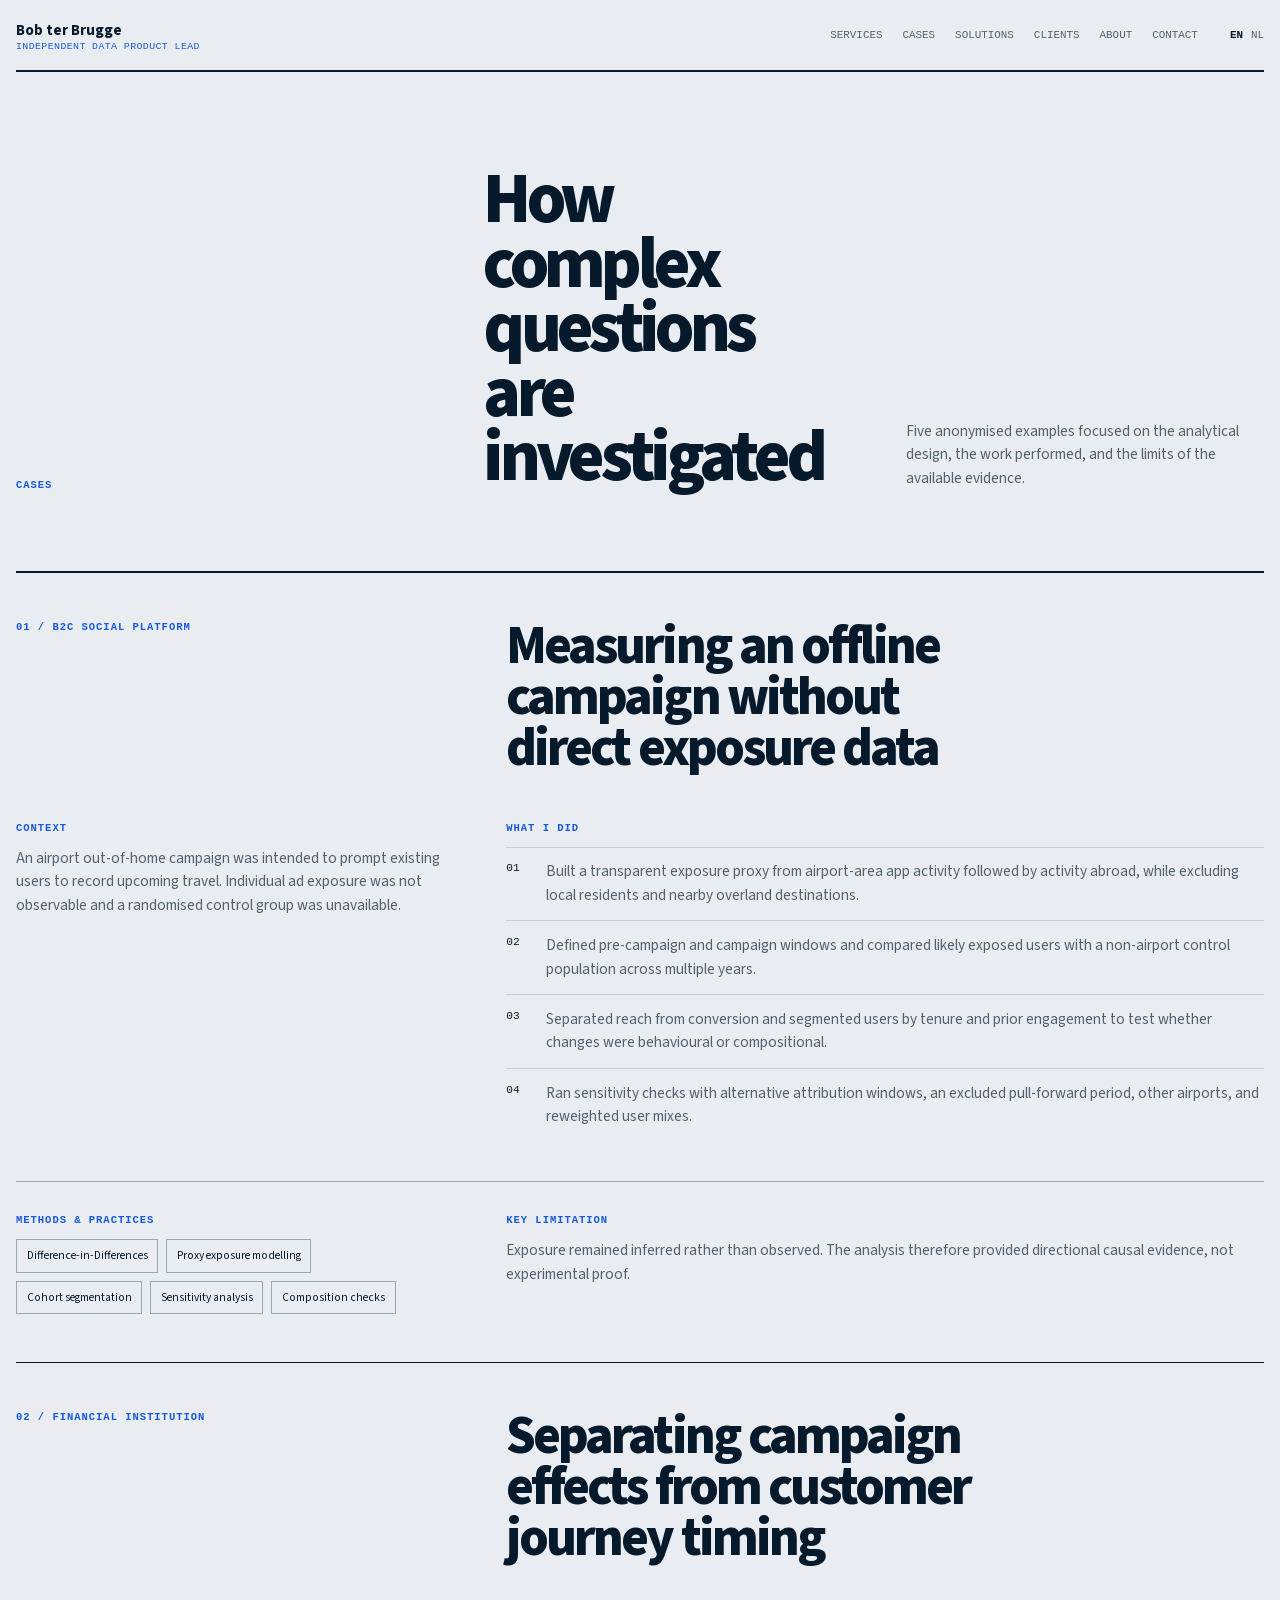
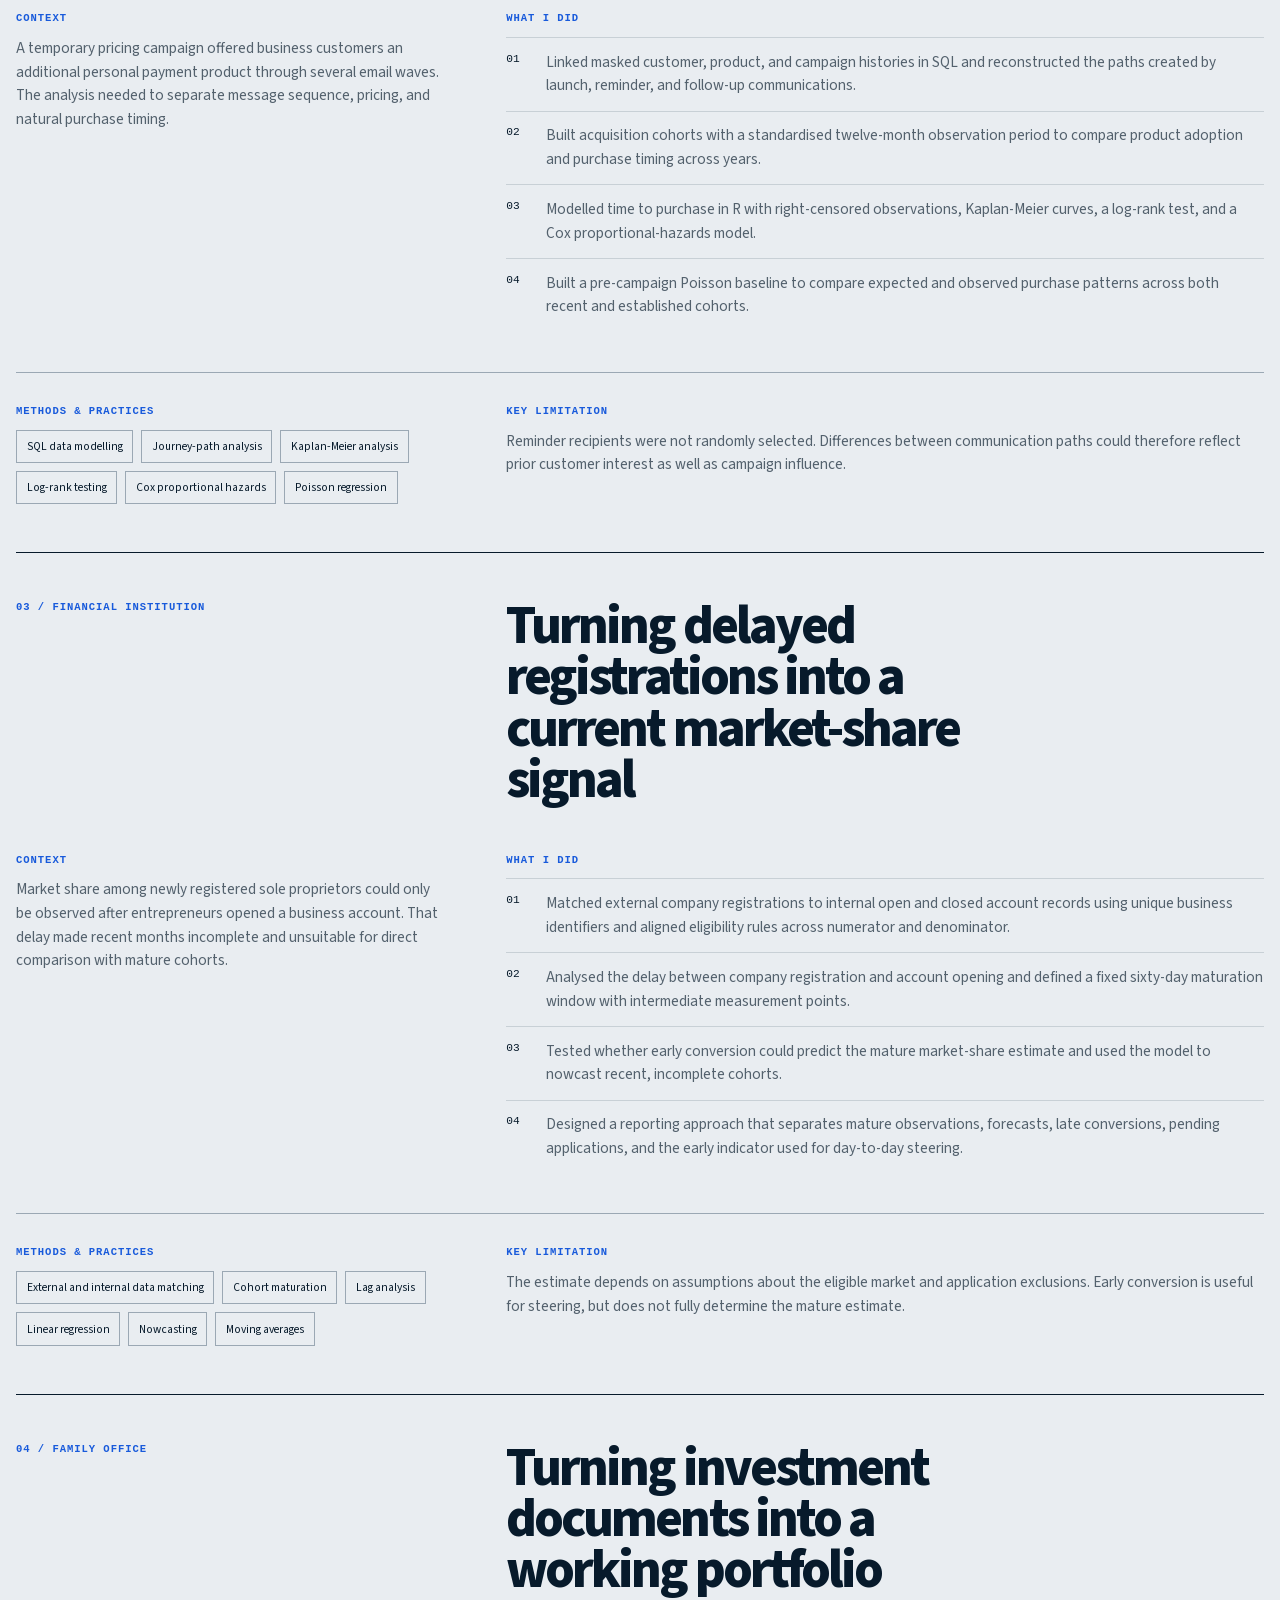
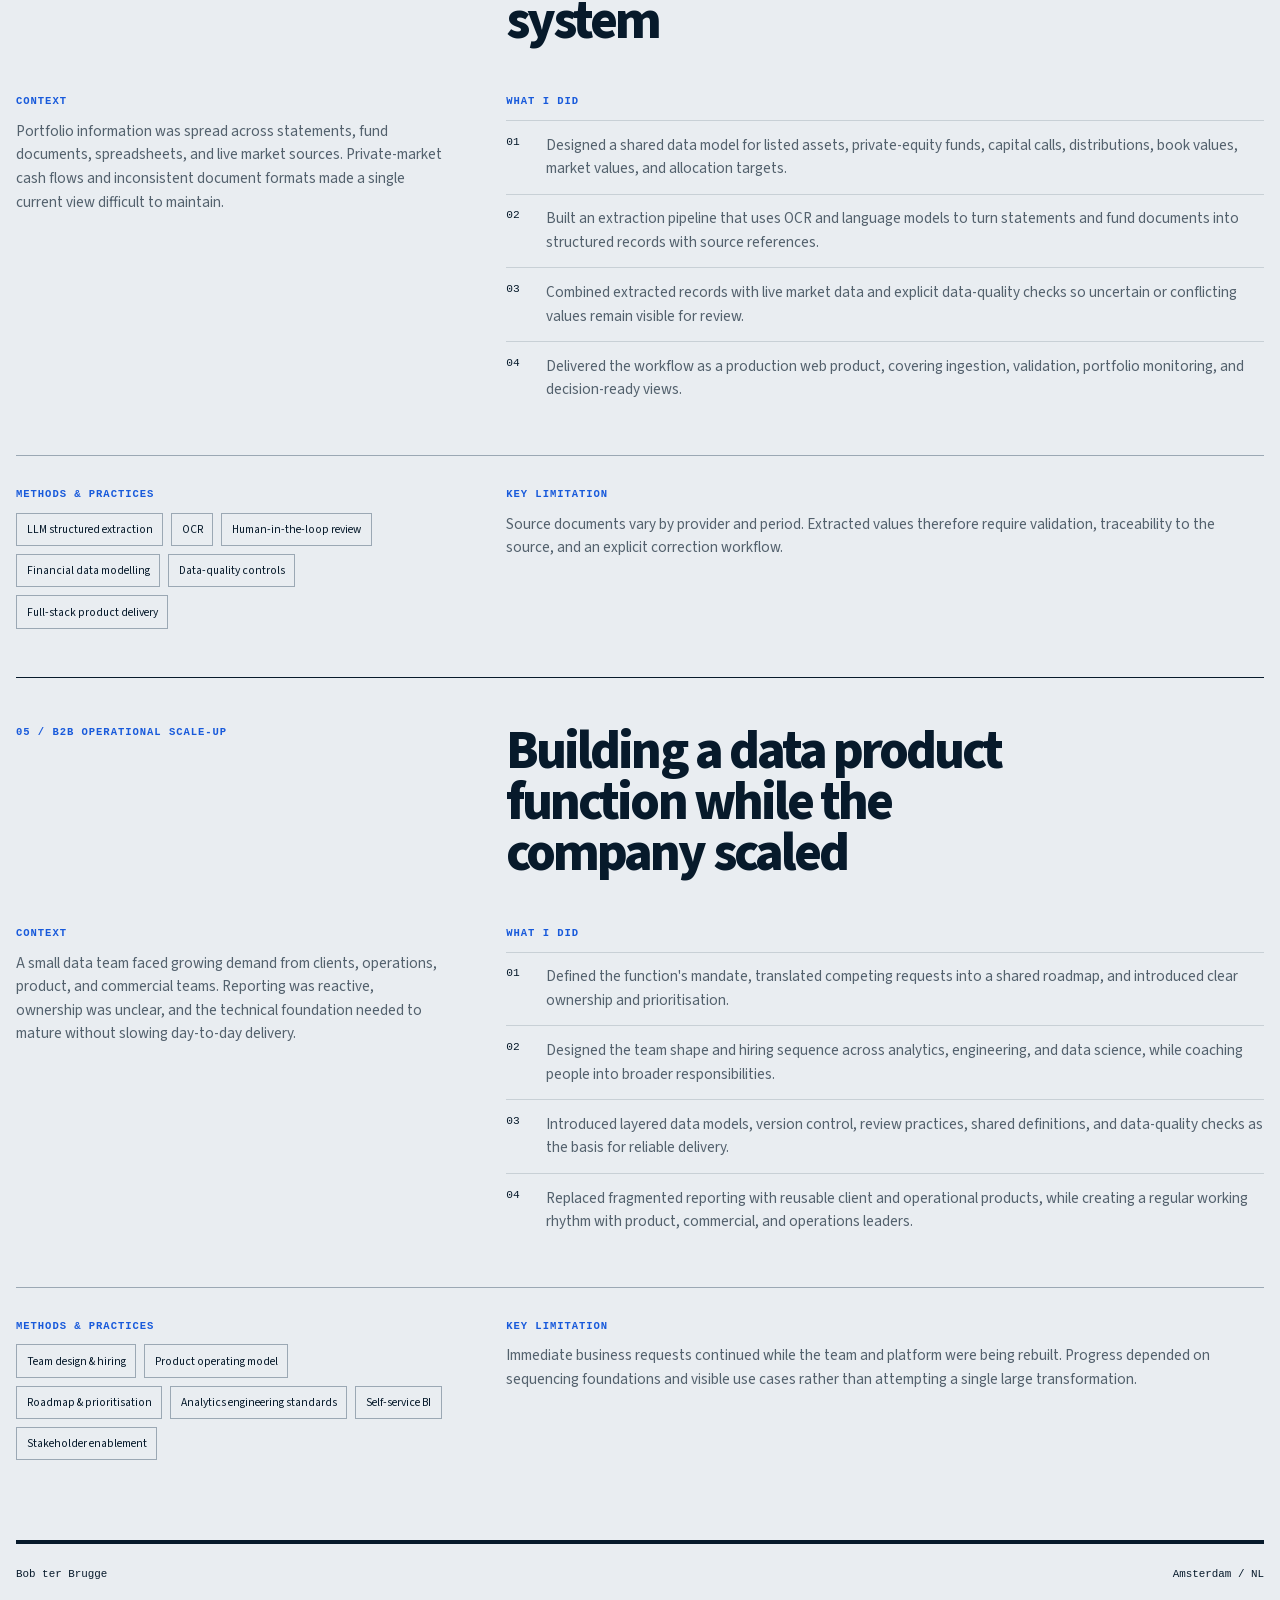
<file: cases/index.html>
<!DOCTYPE html><!--xzANwdcAS1MBBscuXfkkz--><html lang="en" class="__variable_35dae9 __variable_1fdbab"><head><meta charSet="utf-8"/><meta name="viewport" content="width=device-width, initial-scale=1"/><link rel="preload" href="/_next/static/media/9cf9c6e84ed13b5e-s.p.woff2" as="font" crossorigin="" type="font/woff2"/><link rel="preload" href="/_next/static/media/af4bf8399d1aacdf-s.p.woff2" as="font" crossorigin="" type="font/woff2"/><link rel="stylesheet" href="/_next/static/css/1bca3c90b4a3e3cb.css" data-precedence="next"/><link rel="preload" as="script" fetchPriority="low" href="/_next/static/chunks/webpack-24f76e09bfb7f512.js"/><script src="/_next/static/chunks/4bd1b696-c023c6e3521b1417.js" async=""></script><script src="/_next/static/chunks/255-a85cef9cc3a04b12.js" async=""></script><script src="/_next/static/chunks/main-app-e586e65dd855a73a.js" async=""></script><script src="/_next/static/chunks/619-ba102abea3e3d0e4.js" async=""></script><script src="/_next/static/chunks/app/cases/page-498d5d95c22836b9.js" async=""></script><meta name="next-size-adjust" content=""/><title>Cases | Bob ter Brugge | Data product lead</title><meta name="description" content="Five anonymised examples focused on the analytical design, the work performed, and the limits of the available evidence."/><meta name="author" content="Bob ter Brugge"/><link rel="canonical" href="/cases"/><link rel="alternate" hrefLang="en" href="/cases"/><link rel="alternate" hrefLang="nl" href="/nl/cases"/><script src="/_next/static/chunks/polyfills-42372ed130431b0a.js" noModule=""></script></head><body><div hidden=""><!--$--><!--/$--></div><div class="site" lang="en"><header class="site-header"><a class="brand" href="/"><strong>Bob ter Brugge</strong><span>Independent data product lead</span></a><nav aria-label="Primary"><a href="/#services">Services</a><a aria-current="page" href="/cases/">Cases</a><a href="/#solutions">Solutions</a><a href="/#clients">Clients</a><a href="/#about">About</a><a href="/#contact">Contact</a></nav><p class="locales"><a hrefLang="en" aria-current="page" href="/cases/">EN</a><a hrefLang="nl" href="/nl/cases/">NL</a></p></header><main class="cases-page"><section class="case-section"><div class="section-heading"><span>Cases</span><h1>How complex questions are investigated</h1><p>Five anonymised examples focused on the analytical design, the work performed, and the limits of the available evidence.</p></div><div class="case-list"><article><header><span>01<!-- --> / <!-- -->B2C social platform</span><h2>Measuring an offline campaign without direct exposure data</h2></header><div class="case-content"><div><h3>Context</h3><p>An airport out-of-home campaign was intended to prompt existing users to record upcoming travel. Individual ad exposure was not observable and a randomised control group was unavailable.</p></div><div><h3>What I did</h3><ol><li>Built a transparent exposure proxy from airport-area app activity followed by activity abroad, while excluding local residents and nearby overland destinations.</li><li>Defined pre-campaign and campaign windows and compared likely exposed users with a non-airport control population across multiple years.</li><li>Separated reach from conversion and segmented users by tenure and prior engagement to test whether changes were behavioural or compositional.</li><li>Ran sensitivity checks with alternative attribution windows, an excluded pull-forward period, other airports, and reweighted user mixes.</li></ol></div></div><footer><div><h3>Methods &amp; practices</h3><ul><li>Difference-in-Differences</li><li>Proxy exposure modelling</li><li>Cohort segmentation</li><li>Sensitivity analysis</li><li>Composition checks</li></ul></div><div><h3>Key limitation</h3><p>Exposure remained inferred rather than observed. The analysis therefore provided directional causal evidence, not experimental proof.</p></div></footer></article><article><header><span>02<!-- --> / <!-- -->Financial institution</span><h2>Separating campaign effects from customer journey timing</h2></header><div class="case-content"><div><h3>Context</h3><p>A temporary pricing campaign offered business customers an additional personal payment product through several email waves. The analysis needed to separate message sequence, pricing, and natural purchase timing.</p></div><div><h3>What I did</h3><ol><li>Linked masked customer, product, and campaign histories in SQL and reconstructed the paths created by launch, reminder, and follow-up communications.</li><li>Built acquisition cohorts with a standardised twelve-month observation period to compare product adoption and purchase timing across years.</li><li>Modelled time to purchase in R with right-censored observations, Kaplan-Meier curves, a log-rank test, and a Cox proportional-hazards model.</li><li>Built a pre-campaign Poisson baseline to compare expected and observed purchase patterns across both recent and established cohorts.</li></ol></div></div><footer><div><h3>Methods &amp; practices</h3><ul><li>SQL data modelling</li><li>Journey-path analysis</li><li>Kaplan-Meier analysis</li><li>Log-rank testing</li><li>Cox proportional hazards</li><li>Poisson regression</li></ul></div><div><h3>Key limitation</h3><p>Reminder recipients were not randomly selected. Differences between communication paths could therefore reflect prior customer interest as well as campaign influence.</p></div></footer></article><article><header><span>03<!-- --> / <!-- -->Financial institution</span><h2>Turning delayed registrations into a current market-share signal</h2></header><div class="case-content"><div><h3>Context</h3><p>Market share among newly registered sole proprietors could only be observed after entrepreneurs opened a business account. That delay made recent months incomplete and unsuitable for direct comparison with mature cohorts.</p></div><div><h3>What I did</h3><ol><li>Matched external company registrations to internal open and closed account records using unique business identifiers and aligned eligibility rules across numerator and denominator.</li><li>Analysed the delay between company registration and account opening and defined a fixed sixty-day maturation window with intermediate measurement points.</li><li>Tested whether early conversion could predict the mature market-share estimate and used the model to nowcast recent, incomplete cohorts.</li><li>Designed a reporting approach that separates mature observations, forecasts, late conversions, pending applications, and the early indicator used for day-to-day steering.</li></ol></div></div><footer><div><h3>Methods &amp; practices</h3><ul><li>External and internal data matching</li><li>Cohort maturation</li><li>Lag analysis</li><li>Linear regression</li><li>Nowcasting</li><li>Moving averages</li></ul></div><div><h3>Key limitation</h3><p>The estimate depends on assumptions about the eligible market and application exclusions. Early conversion is useful for steering, but does not fully determine the mature estimate.</p></div></footer></article><article><header><span>04<!-- --> / <!-- -->Family office</span><h2>Turning investment documents into a working portfolio system</h2></header><div class="case-content"><div><h3>Context</h3><p>Portfolio information was spread across statements, fund documents, spreadsheets, and live market sources. Private-market cash flows and inconsistent document formats made a single current view difficult to maintain.</p></div><div><h3>What I did</h3><ol><li>Designed a shared data model for listed assets, private-equity funds, capital calls, distributions, book values, market values, and allocation targets.</li><li>Built an extraction pipeline that uses OCR and language models to turn statements and fund documents into structured records with source references.</li><li>Combined extracted records with live market data and explicit data-quality checks so uncertain or conflicting values remain visible for review.</li><li>Delivered the workflow as a production web product, covering ingestion, validation, portfolio monitoring, and decision-ready views.</li></ol></div></div><footer><div><h3>Methods &amp; practices</h3><ul><li>LLM structured extraction</li><li>OCR</li><li>Human-in-the-loop review</li><li>Financial data modelling</li><li>Data-quality controls</li><li>Full-stack product delivery</li></ul></div><div><h3>Key limitation</h3><p>Source documents vary by provider and period. Extracted values therefore require validation, traceability to the source, and an explicit correction workflow.</p></div></footer></article><article><header><span>05<!-- --> / <!-- -->B2B operational scale-up</span><h2>Building a data product function while the company scaled</h2></header><div class="case-content"><div><h3>Context</h3><p>A small data team faced growing demand from clients, operations, product, and commercial teams. Reporting was reactive, ownership was unclear, and the technical foundation needed to mature without slowing day-to-day delivery.</p></div><div><h3>What I did</h3><ol><li>Defined the function&#x27;s mandate, translated competing requests into a shared roadmap, and introduced clear ownership and prioritisation.</li><li>Designed the team shape and hiring sequence across analytics, engineering, and data science, while coaching people into broader responsibilities.</li><li>Introduced layered data models, version control, review practices, shared definitions, and data-quality checks as the basis for reliable delivery.</li><li>Replaced fragmented reporting with reusable client and operational products, while creating a regular working rhythm with product, commercial, and operations leaders.</li></ol></div></div><footer><div><h3>Methods &amp; practices</h3><ul><li>Team design &amp; hiring</li><li>Product operating model</li><li>Roadmap &amp; prioritisation</li><li>Analytics engineering standards</li><li>Self-service BI</li><li>Stakeholder enablement</li></ul></div><div><h3>Key limitation</h3><p>Immediate business requests continued while the team and platform were being rebuilt. Progress depended on sequencing foundations and visible use cases rather than attempting a single large transformation.</p></div></footer></article></div></section></main><footer class="site-footer"><p>Bob ter Brugge</p><p>Amsterdam / NL</p></footer></div><!--$--><!--/$--><script src="/_next/static/chunks/webpack-24f76e09bfb7f512.js" id="_R_" async=""></script><script>(self.__next_f=self.__next_f||[]).push([0])</script><script>self.__next_f.push([1,"1:\"$Sreact.fragment\"\n2:I[9766,[],\"\"]\n3:I[8924,[],\"\"]\n4:I[2619,[\"619\",\"static/chunks/619-ba102abea3e3d0e4.js\",\"692\",\"static/chunks/app/cases/page-498d5d95c22836b9.js\"],\"\"]\nf:I[7150,[],\"\"]\n:HL[\"/_next/static/media/9cf9c6e84ed13b5e-s.p.woff2\",\"font\",{\"crossOrigin\":\"\",\"type\":\"font/woff2\"}]\n:HL[\"/_next/static/media/af4bf8399d1aacdf-s.p.woff2\",\"font\",{\"crossOrigin\":\"\",\"type\":\"font/woff2\"}]\n:HL[\"/_next/static/css/1bca3c90b4a3e3cb.css\",\"style\"]\n"])</script><script>self.__next_f.push([1,"0:{\"P\":null,\"b\":\"xzANwdcAS1MBBscuXfkkz\",\"p\":\"\",\"c\":[\"\",\"cases\",\"\"],\"i\":false,\"f\":[[[\"\",{\"children\":[\"cases\",{\"children\":[\"__PAGE__\",{}]}]},\"$undefined\",\"$undefined\",true],[\"\",[\"$\",\"$1\",\"c\",{\"children\":[[[\"$\",\"link\",\"0\",{\"rel\":\"stylesheet\",\"href\":\"/_next/static/css/1bca3c90b4a3e3cb.css\",\"precedence\":\"next\",\"crossOrigin\":\"$undefined\",\"nonce\":\"$undefined\"}]],[\"$\",\"html\",null,{\"lang\":\"en\",\"className\":\"__variable_35dae9 __variable_1fdbab\",\"children\":[\"$\",\"body\",null,{\"children\":[\"$\",\"$L2\",null,{\"parallelRouterKey\":\"children\",\"error\":\"$undefined\",\"errorStyles\":\"$undefined\",\"errorScripts\":\"$undefined\",\"template\":[\"$\",\"$L3\",null,{}],\"templateStyles\":\"$undefined\",\"templateScripts\":\"$undefined\",\"notFound\":[[[\"$\",\"title\",null,{\"children\":\"404: This page could not be found.\"}],[\"$\",\"div\",null,{\"style\":{\"fontFamily\":\"system-ui,\\\"Segoe UI\\\",Roboto,Helvetica,Arial,sans-serif,\\\"Apple Color Emoji\\\",\\\"Segoe UI Emoji\\\"\",\"height\":\"100vh\",\"textAlign\":\"center\",\"display\":\"flex\",\"flexDirection\":\"column\",\"alignItems\":\"center\",\"justifyContent\":\"center\"},\"children\":[\"$\",\"div\",null,{\"children\":[[\"$\",\"style\",null,{\"dangerouslySetInnerHTML\":{\"__html\":\"body{color:#000;background:#fff;margin:0}.next-error-h1{border-right:1px solid rgba(0,0,0,.3)}@media (prefers-color-scheme:dark){body{color:#fff;background:#000}.next-error-h1{border-right:1px solid rgba(255,255,255,.3)}}\"}}],[\"$\",\"h1\",null,{\"className\":\"next-error-h1\",\"style\":{\"display\":\"inline-block\",\"margin\":\"0 20px 0 0\",\"padding\":\"0 23px 0 0\",\"fontSize\":24,\"fontWeight\":500,\"verticalAlign\":\"top\",\"lineHeight\":\"49px\"},\"children\":404}],[\"$\",\"div\",null,{\"style\":{\"display\":\"inline-block\"},\"children\":[\"$\",\"h2\",null,{\"style\":{\"fontSize\":14,\"fontWeight\":400,\"lineHeight\":\"49px\",\"margin\":0},\"children\":\"This page could not be found.\"}]}]]}]}]],[]],\"forbidden\":\"$undefined\",\"unauthorized\":\"$undefined\"}]}]}]]}],{\"children\":[\"cases\",[\"$\",\"$1\",\"c\",{\"children\":[null,[\"$\",\"$L2\",null,{\"parallelRouterKey\":\"children\",\"error\":\"$undefined\",\"errorStyles\":\"$undefined\",\"errorScripts\":\"$undefined\",\"template\":[\"$\",\"$L3\",null,{}],\"templateStyles\":\"$undefined\",\"templateScripts\":\"$undefined\",\"notFound\":\"$undefined\",\"forbidden\":\"$undefined\",\"unauthorized\":\"$undefined\"}]]}],{\"children\":[\"__PAGE__\",[\"$\",\"$1\",\"c\",{\"children\":[[\"$\",\"div\",null,{\"className\":\"site\",\"lang\":\"en\",\"children\":[null,[\"$\",\"header\",null,{\"className\":\"site-header\",\"children\":[[\"$\",\"$L4\",null,{\"className\":\"brand\",\"href\":\"/\",\"children\":[[\"$\",\"strong\",null,{\"children\":\"Bob ter Brugge\"}],[\"$\",\"span\",null,{\"children\":\"Independent data product lead\"}]]}],[\"$\",\"nav\",null,{\"aria-label\":\"Primary\",\"children\":[[\"$\",\"$L4\",null,{\"href\":\"/#services\",\"children\":\"Services\"}],[\"$\",\"$L4\",null,{\"href\":\"/cases\",\"aria-current\":\"page\",\"children\":\"Cases\"}],[\"$\",\"$L4\",null,{\"href\":\"/#solutions\",\"children\":\"Solutions\"}],[\"$\",\"$L4\",null,{\"href\":\"/#clients\",\"children\":\"Clients\"}],[\"$\",\"$L4\",null,{\"href\":\"/#about\",\"children\":\"About\"}],[\"$\",\"$L4\",null,{\"href\":\"/#contact\",\"children\":\"Contact\"}]]}],[\"$\",\"p\",null,{\"className\":\"locales\",\"children\":[[\"$\",\"$L4\",null,{\"href\":\"/cases\",\"hrefLang\":\"en\",\"aria-current\":\"page\",\"children\":\"EN\"}],[\"$\",\"$L4\",null,{\"href\":\"/nl/cases\",\"hrefLang\":\"nl\",\"aria-current\":\"$undefined\",\"children\":\"NL\"}]]}]]}],[\"$\",\"main\",null,{\"className\":\"cases-page\",\"children\":[\"$\",\"section\",null,{\"className\":\"case-section\",\"children\":[[\"$\",\"div\",null,{\"className\":\"section-heading\",\"children\":[[\"$\",\"span\",null,{\"children\":\"Cases\"}],[\"$\",\"h1\",null,{\"children\":\"How complex questions are investigated\"}],[\"$\",\"p\",null,{\"children\":\"Five anonymised examples focused on the analytical design, the work performed, and the limits of the available evidence.\"}]]}],[\"$\",\"div\",null,{\"className\":\"case-list\",\"children\":[[\"$\",\"article\",\"01\",{\"children\":[[\"$\",\"header\",null,{\"children\":[[\"$\",\"span\",null,{\"children\":[\"01\",\" / \",\"B2C social platform\"]}],[\"$\",\"h2\",null,{\"children\":\"Measuring an offline campaign without direct exposure data\"}]]}],[\"$\",\"div\",null,{\"className\":\"case-content\",\"children\":[[\"$\",\"div\",null,{\"children\":[[\"$\",\"h3\",null,{\"children\":\"Context\"}],[\"$\",\"p\",null,{\"children\":\"An airport out-of-home campaign was intended to prompt existing users to record upcoming travel. Individual ad exposure was not observable and a randomised control group was unavailable.\"}]]}],[\"$\",\"div\",null,{\"children\":[[\"$\",\"h3\",null,{\"children\":\"What I did\"}],[\"$\",\"ol\",null,{\"children\":[[\"$\",\"li\",\"Built a transparent exposure proxy from airport-area app activity followed by activity abroad, while excluding local residents and nearby overland destinations.\",{\"children\":\"Built a transparent exposure proxy from airport-area app activity followed by activity abroad, while excluding local residents and nearby overland destinations.\"}],[\"$\",\"li\",\"Defined pre-campaign and campaign windows and compared likely exposed users with a non-airport control population across multiple years.\",{\"children\":\"Defined pre-campaign and campaign windows and compared likely exposed users with a non-airport control population across multiple years.\"}],\"$L5\",\"$L6\"]}]]}]]}],\"$L7\"]}],\"$L8\",\"$L9\",\"$La\",\"$Lb\"]}]]}]}],\"$Lc\"]}],null,\"$Ld\"]}],{},null,false]},null,false]},null,false],\"$Le\",false]],\"m\":\"$undefined\",\"G\":[\"$f\",[]],\"s\":false,\"S\":true}\n"])</script><script>self.__next_f.push([1,"10:I[4431,[],\"OutletBoundary\"]\n12:I[5278,[],\"AsyncMetadataOutlet\"]\n14:I[4431,[],\"ViewportBoundary\"]\n16:I[4431,[],\"MetadataBoundary\"]\n17:\"$Sreact.suspense\"\n5:[\"$\",\"li\",\"Separated reach from conversion and segmented users by tenure and prior engagement to test whether changes were behavioural or compositional.\",{\"children\":\"Separated reach from conversion and segmented users by tenure and prior engagement to test whether changes were behavioural or compositional.\"}]\n6:[\"$\",\"li\",\"Ran sensitivity checks with alternative attribution windows, an excluded pull-forward period, other airports, and reweighted user mixes.\",{\"children\":\"Ran sensitivity checks with alternative attribution windows, an excluded pull-forward period, other airports, and reweighted user mixes.\"}]\n"])</script><script>self.__next_f.push([1,"7:[\"$\",\"footer\",null,{\"children\":[[\"$\",\"div\",null,{\"children\":[[\"$\",\"h3\",null,{\"children\":\"Methods \u0026 practices\"}],[\"$\",\"ul\",null,{\"children\":[[\"$\",\"li\",\"Difference-in-Differences\",{\"children\":\"Difference-in-Differences\"}],[\"$\",\"li\",\"Proxy exposure modelling\",{\"children\":\"Proxy exposure modelling\"}],[\"$\",\"li\",\"Cohort segmentation\",{\"children\":\"Cohort segmentation\"}],[\"$\",\"li\",\"Sensitivity analysis\",{\"children\":\"Sensitivity analysis\"}],[\"$\",\"li\",\"Composition checks\",{\"children\":\"Composition checks\"}]]}]]}],[\"$\",\"div\",null,{\"children\":[[\"$\",\"h3\",null,{\"children\":\"Key limitation\"}],[\"$\",\"p\",null,{\"children\":\"Exposure remained inferred rather than observed. The analysis therefore provided directional causal evidence, not experimental proof.\"}]]}]]}]\n"])</script><script>self.__next_f.push([1,"8:[\"$\",\"article\",\"02\",{\"children\":[[\"$\",\"header\",null,{\"children\":[[\"$\",\"span\",null,{\"children\":[\"02\",\" / \",\"Financial institution\"]}],[\"$\",\"h2\",null,{\"children\":\"Separating campaign effects from customer journey timing\"}]]}],[\"$\",\"div\",null,{\"className\":\"case-content\",\"children\":[[\"$\",\"div\",null,{\"children\":[[\"$\",\"h3\",null,{\"children\":\"Context\"}],[\"$\",\"p\",null,{\"children\":\"A temporary pricing campaign offered business customers an additional personal payment product through several email waves. The analysis needed to separate message sequence, pricing, and natural purchase timing.\"}]]}],[\"$\",\"div\",null,{\"children\":[[\"$\",\"h3\",null,{\"children\":\"What I did\"}],[\"$\",\"ol\",null,{\"children\":[[\"$\",\"li\",\"Linked masked customer, product, and campaign histories in SQL and reconstructed the paths created by launch, reminder, and follow-up communications.\",{\"children\":\"Linked masked customer, product, and campaign histories in SQL and reconstructed the paths created by launch, reminder, and follow-up communications.\"}],[\"$\",\"li\",\"Built acquisition cohorts with a standardised twelve-month observation period to compare product adoption and purchase timing across years.\",{\"children\":\"Built acquisition cohorts with a standardised twelve-month observation period to compare product adoption and purchase timing across years.\"}],[\"$\",\"li\",\"Modelled time to purchase in R with right-censored observations, Kaplan-Meier curves, a log-rank test, and a Cox proportional-hazards model.\",{\"children\":\"Modelled time to purchase in R with right-censored observations, Kaplan-Meier curves, a log-rank test, and a Cox proportional-hazards model.\"}],[\"$\",\"li\",\"Built a pre-campaign Poisson baseline to compare expected and observed purchase patterns across both recent and established cohorts.\",{\"children\":\"Built a pre-campaign Poisson baseline to compare expected and observed purchase patterns across both recent and established cohorts.\"}]]}]]}]]}],[\"$\",\"footer\",null,{\"children\":[[\"$\",\"div\",null,{\"children\":[[\"$\",\"h3\",null,{\"children\":\"Methods \u0026 practices\"}],[\"$\",\"ul\",null,{\"children\":[[\"$\",\"li\",\"SQL data modelling\",{\"children\":\"SQL data modelling\"}],[\"$\",\"li\",\"Journey-path analysis\",{\"children\":\"Journey-path analysis\"}],[\"$\",\"li\",\"Kaplan-Meier analysis\",{\"children\":\"Kaplan-Meier analysis\"}],[\"$\",\"li\",\"Log-rank testing\",{\"children\":\"Log-rank testing\"}],[\"$\",\"li\",\"Cox proportional hazards\",{\"children\":\"Cox proportional hazards\"}],[\"$\",\"li\",\"Poisson regression\",{\"children\":\"Poisson regression\"}]]}]]}],[\"$\",\"div\",null,{\"children\":[[\"$\",\"h3\",null,{\"children\":\"Key limitation\"}],[\"$\",\"p\",null,{\"children\":\"Reminder recipients were not randomly selected. Differences between communication paths could therefore reflect prior customer interest as well as campaign influence.\"}]]}]]}]]}]\n"])</script><script>self.__next_f.push([1,"9:[\"$\",\"article\",\"03\",{\"children\":[[\"$\",\"header\",null,{\"children\":[[\"$\",\"span\",null,{\"children\":[\"03\",\" / \",\"Financial institution\"]}],[\"$\",\"h2\",null,{\"children\":\"Turning delayed registrations into a current market-share signal\"}]]}],[\"$\",\"div\",null,{\"className\":\"case-content\",\"children\":[[\"$\",\"div\",null,{\"children\":[[\"$\",\"h3\",null,{\"children\":\"Context\"}],[\"$\",\"p\",null,{\"children\":\"Market share among newly registered sole proprietors could only be observed after entrepreneurs opened a business account. That delay made recent months incomplete and unsuitable for direct comparison with mature cohorts.\"}]]}],[\"$\",\"div\",null,{\"children\":[[\"$\",\"h3\",null,{\"children\":\"What I did\"}],[\"$\",\"ol\",null,{\"children\":[[\"$\",\"li\",\"Matched external company registrations to internal open and closed account records using unique business identifiers and aligned eligibility rules across numerator and denominator.\",{\"children\":\"Matched external company registrations to internal open and closed account records using unique business identifiers and aligned eligibility rules across numerator and denominator.\"}],[\"$\",\"li\",\"Analysed the delay between company registration and account opening and defined a fixed sixty-day maturation window with intermediate measurement points.\",{\"children\":\"Analysed the delay between company registration and account opening and defined a fixed sixty-day maturation window with intermediate measurement points.\"}],[\"$\",\"li\",\"Tested whether early conversion could predict the mature market-share estimate and used the model to nowcast recent, incomplete cohorts.\",{\"children\":\"Tested whether early conversion could predict the mature market-share estimate and used the model to nowcast recent, incomplete cohorts.\"}],[\"$\",\"li\",\"Designed a reporting approach that separates mature observations, forecasts, late conversions, pending applications, and the early indicator used for day-to-day steering.\",{\"children\":\"Designed a reporting approach that separates mature observations, forecasts, late conversions, pending applications, and the early indicator used for day-to-day steering.\"}]]}]]}]]}],[\"$\",\"footer\",null,{\"children\":[[\"$\",\"div\",null,{\"children\":[[\"$\",\"h3\",null,{\"children\":\"Methods \u0026 practices\"}],[\"$\",\"ul\",null,{\"children\":[[\"$\",\"li\",\"External and internal data matching\",{\"children\":\"External and internal data matching\"}],[\"$\",\"li\",\"Cohort maturation\",{\"children\":\"Cohort maturation\"}],[\"$\",\"li\",\"Lag analysis\",{\"children\":\"Lag analysis\"}],[\"$\",\"li\",\"Linear regression\",{\"children\":\"Linear regression\"}],[\"$\",\"li\",\"Nowcasting\",{\"children\":\"Nowcasting\"}],[\"$\",\"li\",\"Moving averages\",{\"children\":\"Moving averages\"}]]}]]}],[\"$\",\"div\",null,{\"children\":[[\"$\",\"h3\",null,{\"children\":\"Key limitation\"}],[\"$\",\"p\",null,{\"children\":\"The estimate depends on assumptions about the eligible market and application exclusions. Early conversion is useful for steering, but does not fully determine the mature estimate.\"}]]}]]}]]}]\n"])</script><script>self.__next_f.push([1,"a:[\"$\",\"article\",\"04\",{\"children\":[[\"$\",\"header\",null,{\"children\":[[\"$\",\"span\",null,{\"children\":[\"04\",\" / \",\"Family office\"]}],[\"$\",\"h2\",null,{\"children\":\"Turning investment documents into a working portfolio system\"}]]}],[\"$\",\"div\",null,{\"className\":\"case-content\",\"children\":[[\"$\",\"div\",null,{\"children\":[[\"$\",\"h3\",null,{\"children\":\"Context\"}],[\"$\",\"p\",null,{\"children\":\"Portfolio information was spread across statements, fund documents, spreadsheets, and live market sources. Private-market cash flows and inconsistent document formats made a single current view difficult to maintain.\"}]]}],[\"$\",\"div\",null,{\"children\":[[\"$\",\"h3\",null,{\"children\":\"What I did\"}],[\"$\",\"ol\",null,{\"children\":[[\"$\",\"li\",\"Designed a shared data model for listed assets, private-equity funds, capital calls, distributions, book values, market values, and allocation targets.\",{\"children\":\"Designed a shared data model for listed assets, private-equity funds, capital calls, distributions, book values, market values, and allocation targets.\"}],[\"$\",\"li\",\"Built an extraction pipeline that uses OCR and language models to turn statements and fund documents into structured records with source references.\",{\"children\":\"Built an extraction pipeline that uses OCR and language models to turn statements and fund documents into structured records with source references.\"}],[\"$\",\"li\",\"Combined extracted records with live market data and explicit data-quality checks so uncertain or conflicting values remain visible for review.\",{\"children\":\"Combined extracted records with live market data and explicit data-quality checks so uncertain or conflicting values remain visible for review.\"}],[\"$\",\"li\",\"Delivered the workflow as a production web product, covering ingestion, validation, portfolio monitoring, and decision-ready views.\",{\"children\":\"Delivered the workflow as a production web product, covering ingestion, validation, portfolio monitoring, and decision-ready views.\"}]]}]]}]]}],[\"$\",\"footer\",null,{\"children\":[[\"$\",\"div\",null,{\"children\":[[\"$\",\"h3\",null,{\"children\":\"Methods \u0026 practices\"}],[\"$\",\"ul\",null,{\"children\":[[\"$\",\"li\",\"LLM structured extraction\",{\"children\":\"LLM structured extraction\"}],[\"$\",\"li\",\"OCR\",{\"children\":\"OCR\"}],[\"$\",\"li\",\"Human-in-the-loop review\",{\"children\":\"Human-in-the-loop review\"}],[\"$\",\"li\",\"Financial data modelling\",{\"children\":\"Financial data modelling\"}],[\"$\",\"li\",\"Data-quality controls\",{\"children\":\"Data-quality controls\"}],[\"$\",\"li\",\"Full-stack product delivery\",{\"children\":\"Full-stack product delivery\"}]]}]]}],[\"$\",\"div\",null,{\"children\":[[\"$\",\"h3\",null,{\"children\":\"Key limitation\"}],[\"$\",\"p\",null,{\"children\":\"Source documents vary by provider and period. Extracted values therefore require validation, traceability to the source, and an explicit correction workflow.\"}]]}]]}]]}]\n"])</script><script>self.__next_f.push([1,"b:[\"$\",\"article\",\"05\",{\"children\":[[\"$\",\"header\",null,{\"children\":[[\"$\",\"span\",null,{\"children\":[\"05\",\" / \",\"B2B operational scale-up\"]}],[\"$\",\"h2\",null,{\"children\":\"Building a data product function while the company scaled\"}]]}],[\"$\",\"div\",null,{\"className\":\"case-content\",\"children\":[[\"$\",\"div\",null,{\"children\":[[\"$\",\"h3\",null,{\"children\":\"Context\"}],[\"$\",\"p\",null,{\"children\":\"A small data team faced growing demand from clients, operations, product, and commercial teams. Reporting was reactive, ownership was unclear, and the technical foundation needed to mature without slowing day-to-day delivery.\"}]]}],[\"$\",\"div\",null,{\"children\":[[\"$\",\"h3\",null,{\"children\":\"What I did\"}],[\"$\",\"ol\",null,{\"children\":[[\"$\",\"li\",\"Defined the function's mandate, translated competing requests into a shared roadmap, and introduced clear ownership and prioritisation.\",{\"children\":\"Defined the function's mandate, translated competing requests into a shared roadmap, and introduced clear ownership and prioritisation.\"}],[\"$\",\"li\",\"Designed the team shape and hiring sequence across analytics, engineering, and data science, while coaching people into broader responsibilities.\",{\"children\":\"Designed the team shape and hiring sequence across analytics, engineering, and data science, while coaching people into broader responsibilities.\"}],[\"$\",\"li\",\"Introduced layered data models, version control, review practices, shared definitions, and data-quality checks as the basis for reliable delivery.\",{\"children\":\"Introduced layered data models, version control, review practices, shared definitions, and data-quality checks as the basis for reliable delivery.\"}],[\"$\",\"li\",\"Replaced fragmented reporting with reusable client and operational products, while creating a regular working rhythm with product, commercial, and operations leaders.\",{\"children\":\"Replaced fragmented reporting with reusable client and operational products, while creating a regular working rhythm with product, commercial, and operations leaders.\"}]]}]]}]]}],[\"$\",\"footer\",null,{\"children\":[[\"$\",\"div\",null,{\"children\":[[\"$\",\"h3\",null,{\"children\":\"Methods \u0026 practices\"}],[\"$\",\"ul\",null,{\"children\":[[\"$\",\"li\",\"Team design \u0026 hiring\",{\"children\":\"Team design \u0026 hiring\"}],[\"$\",\"li\",\"Product operating model\",{\"children\":\"Product operating model\"}],[\"$\",\"li\",\"Roadmap \u0026 prioritisation\",{\"children\":\"Roadmap \u0026 prioritisation\"}],[\"$\",\"li\",\"Analytics engineering standards\",{\"children\":\"Analytics engineering standards\"}],[\"$\",\"li\",\"Self-service BI\",{\"children\":\"Self-service BI\"}],[\"$\",\"li\",\"Stakeholder enablement\",{\"children\":\"Stakeholder enablement\"}]]}]]}],[\"$\",\"div\",null,{\"children\":[[\"$\",\"h3\",null,{\"children\":\"Key limitation\"}],[\"$\",\"p\",null,{\"children\":\"Immediate business requests continued while the team and platform were being rebuilt. Progress depended on sequencing foundations and visible use cases rather than attempting a single large transformation.\"}]]}]]}]]}]\n"])</script><script>self.__next_f.push([1,"c:[\"$\",\"footer\",null,{\"className\":\"site-footer\",\"children\":[[\"$\",\"p\",null,{\"children\":\"Bob ter Brugge\"}],[\"$\",\"p\",null,{\"children\":\"Amsterdam / NL\"}]]}]\nd:[\"$\",\"$L10\",null,{\"children\":[\"$L11\",[\"$\",\"$L12\",null,{\"promise\":\"$@13\"}]]}]\ne:[\"$\",\"$1\",\"h\",{\"children\":[null,[[\"$\",\"$L14\",null,{\"children\":\"$L15\"}],[\"$\",\"meta\",null,{\"name\":\"next-size-adjust\",\"content\":\"\"}]],[\"$\",\"$L16\",null,{\"children\":[\"$\",\"div\",null,{\"hidden\":true,\"children\":[\"$\",\"$17\",null,{\"fallback\":null,\"children\":\"$L18\"}]}]}]]}]\n"])</script><script>self.__next_f.push([1,"15:[[\"$\",\"meta\",\"0\",{\"charSet\":\"utf-8\"}],[\"$\",\"meta\",\"1\",{\"name\":\"viewport\",\"content\":\"width=device-width, initial-scale=1\"}]]\n11:null\n"])</script><script>self.__next_f.push([1,"13:{\"metadata\":[[\"$\",\"title\",\"0\",{\"children\":\"Cases | Bob ter Brugge | Data product lead\"}],[\"$\",\"meta\",\"1\",{\"name\":\"description\",\"content\":\"Five anonymised examples focused on the analytical design, the work performed, and the limits of the available evidence.\"}],[\"$\",\"meta\",\"2\",{\"name\":\"author\",\"content\":\"Bob ter Brugge\"}],[\"$\",\"link\",\"3\",{\"rel\":\"canonical\",\"href\":\"/cases\"}],[\"$\",\"link\",\"4\",{\"rel\":\"alternate\",\"hrefLang\":\"en\",\"href\":\"/cases\"}],[\"$\",\"link\",\"5\",{\"rel\":\"alternate\",\"hrefLang\":\"nl\",\"href\":\"/nl/cases\"}]],\"error\":null,\"digest\":\"$undefined\"}\n"])</script><script>self.__next_f.push([1,"18:\"$13:metadata\"\n"])</script></body></html>
</file>
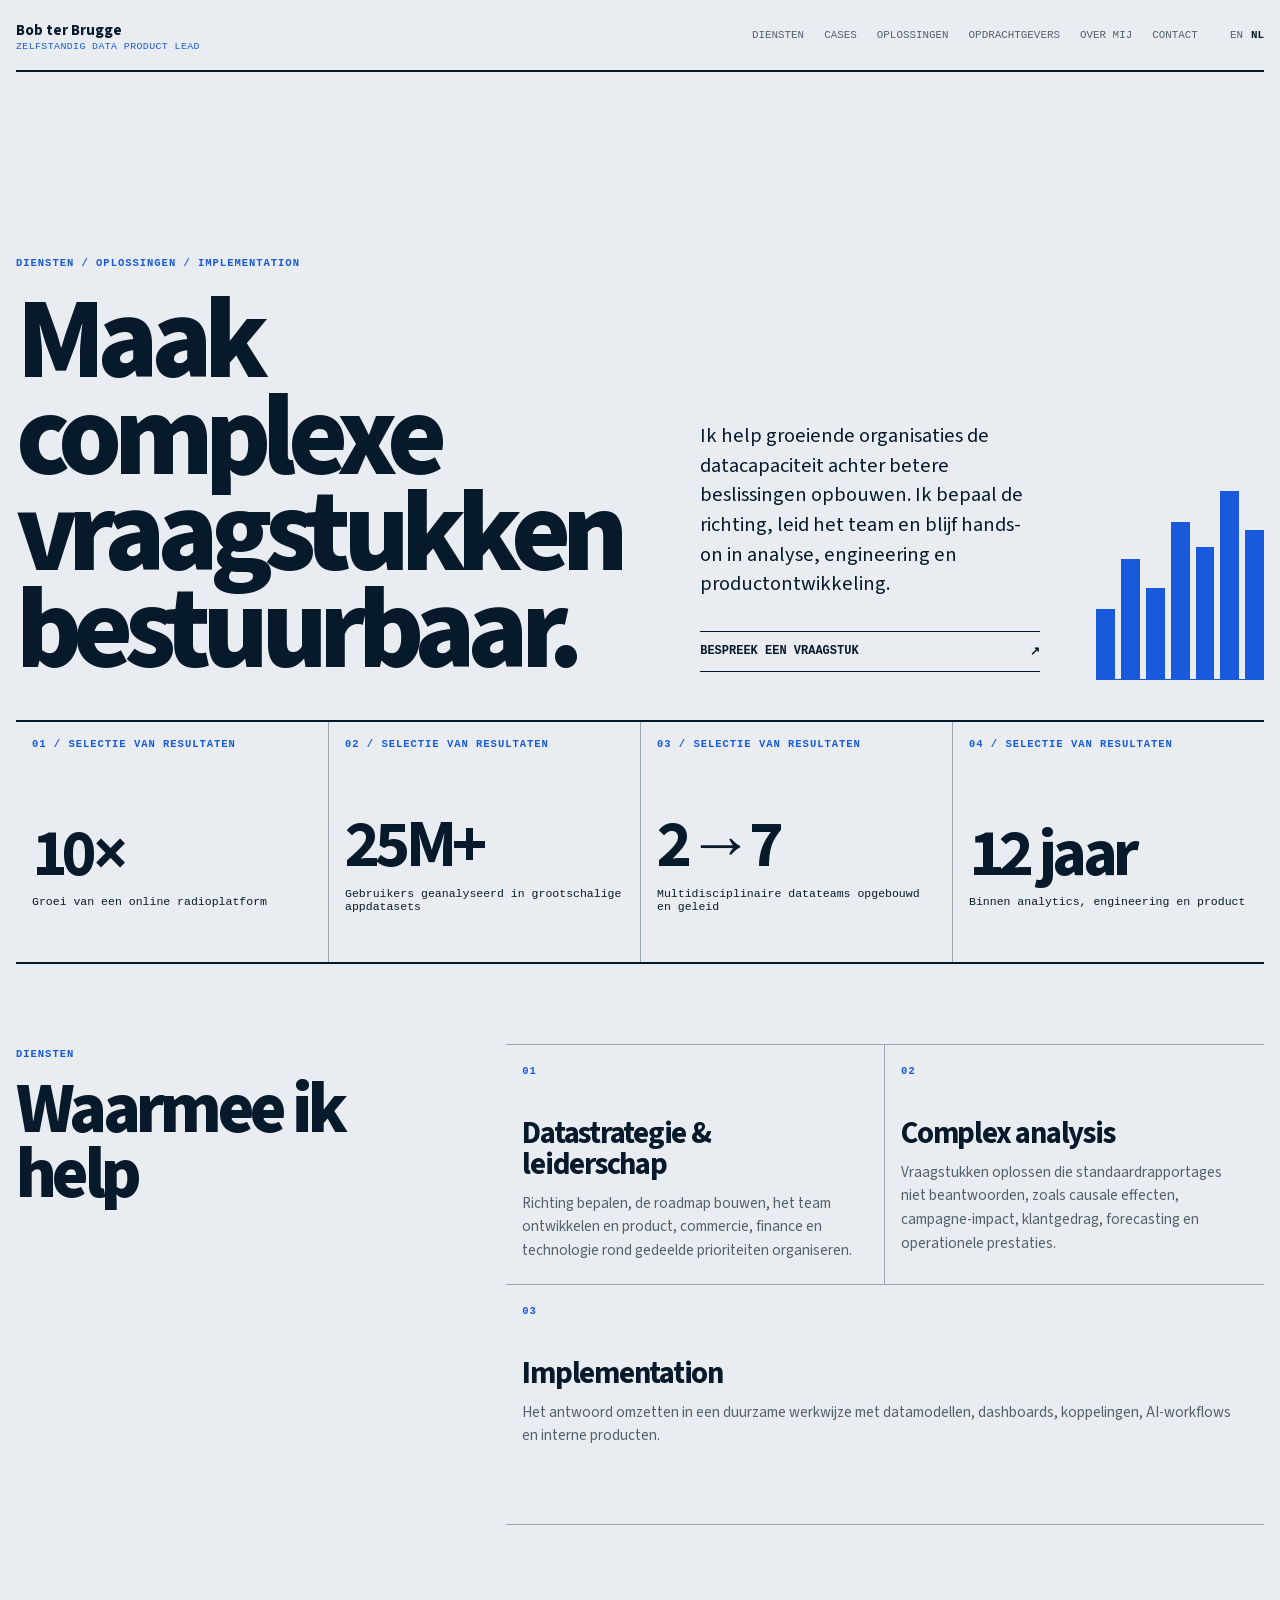
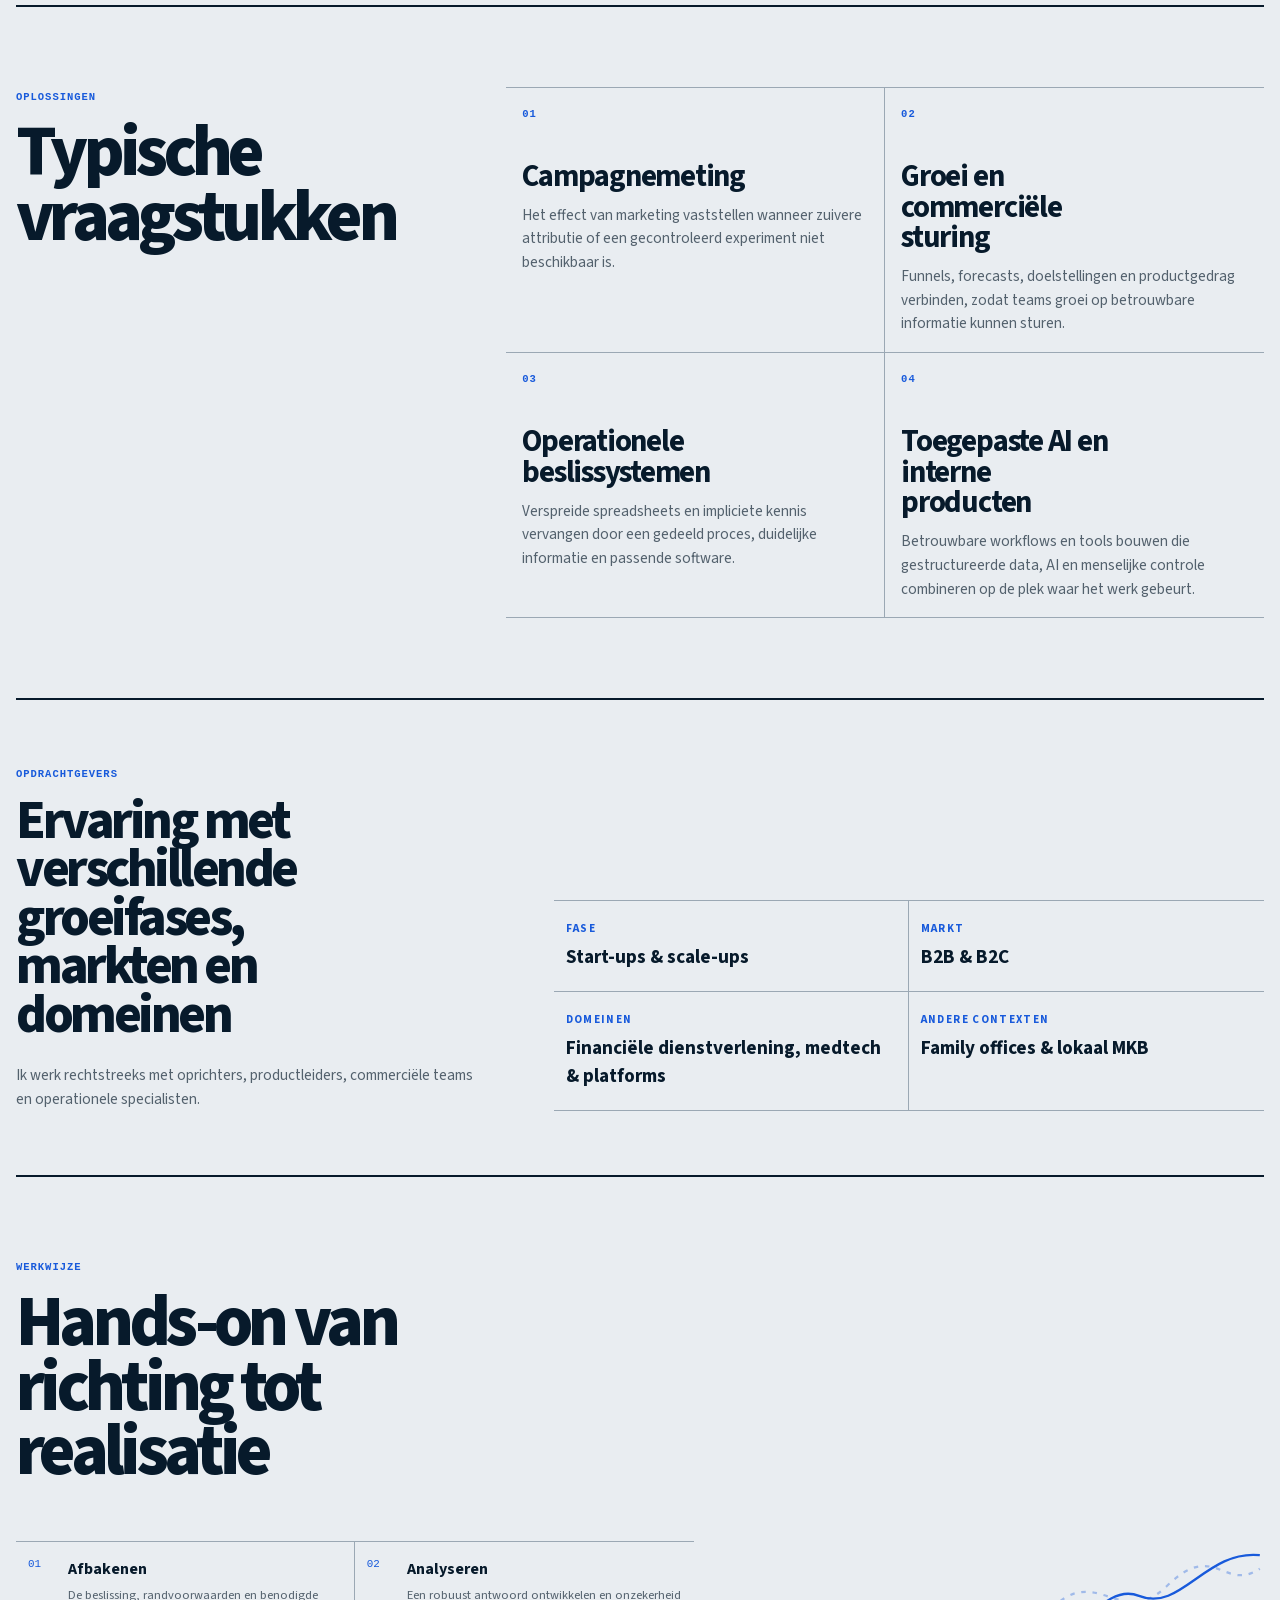
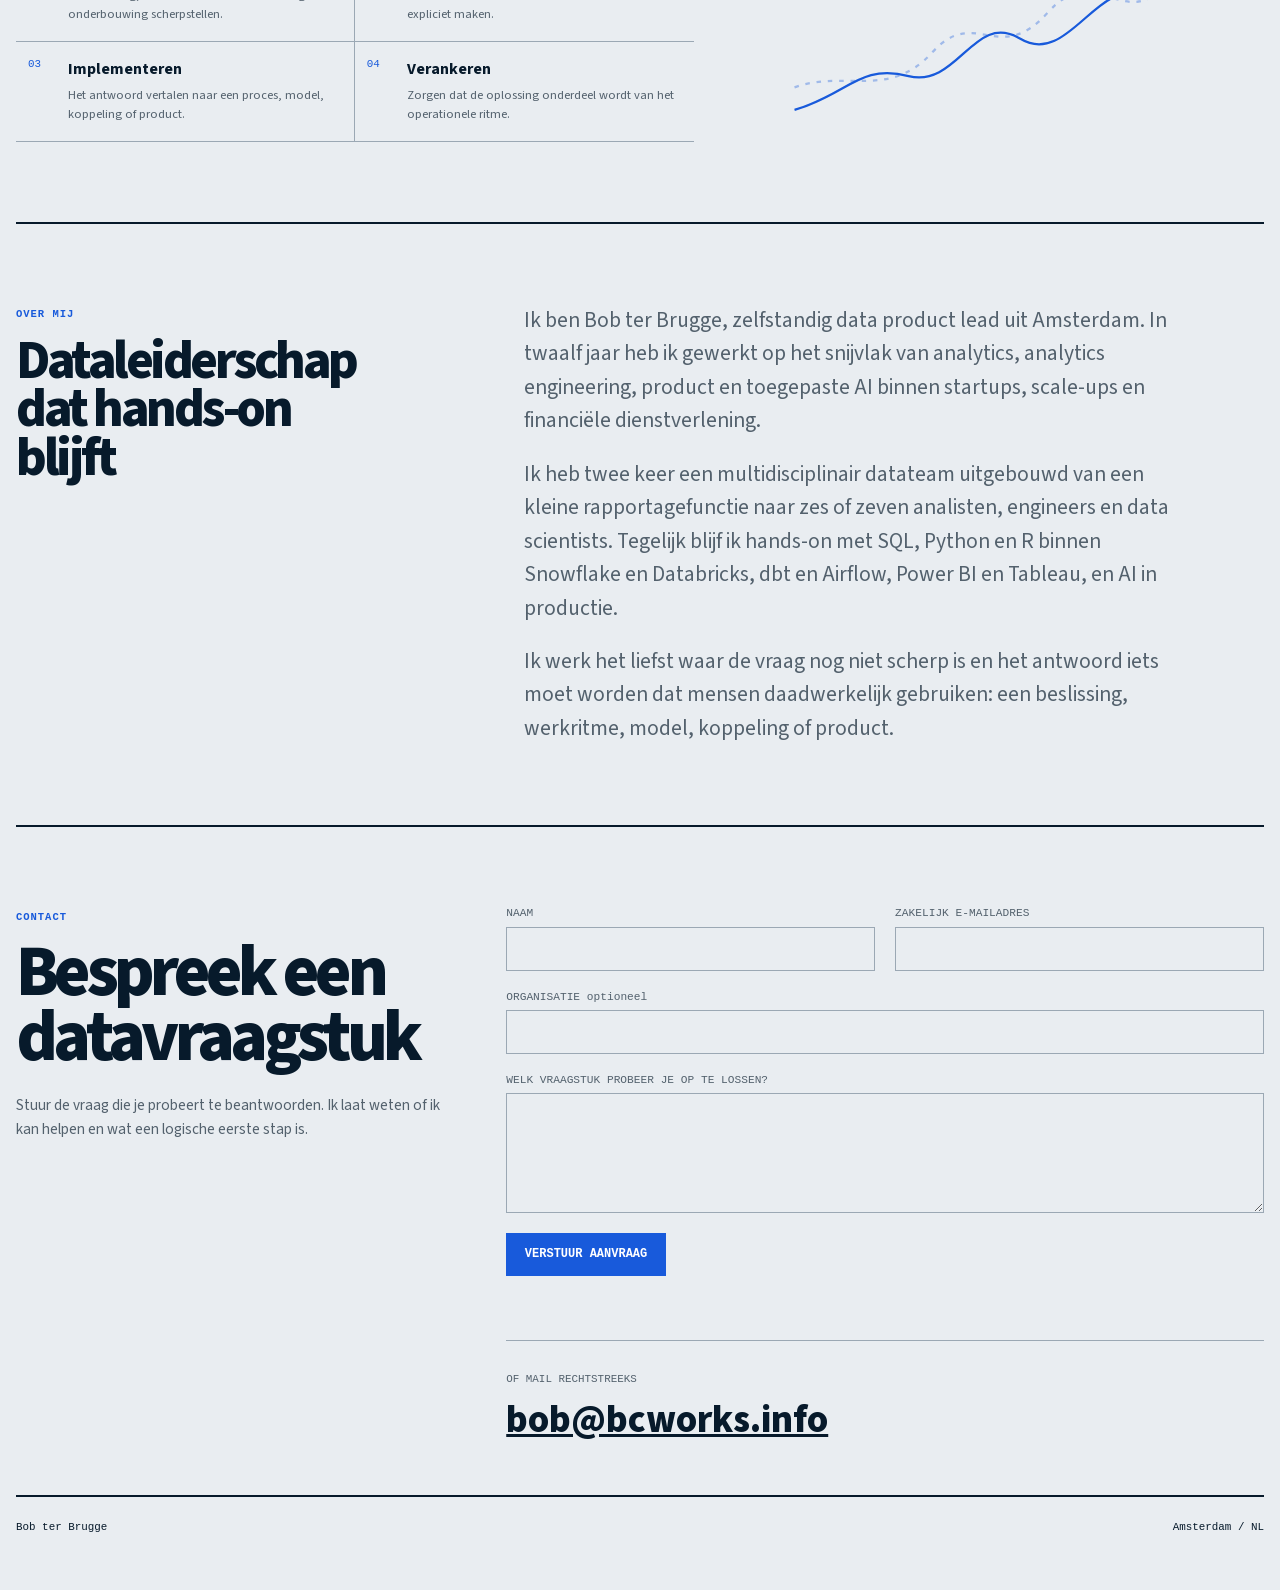
<file: nl/index.html>
<!DOCTYPE html><!--xzANwdcAS1MBBscuXfkkz--><html lang="en" class="__variable_35dae9 __variable_1fdbab"><head><meta charSet="utf-8"/><meta name="viewport" content="width=device-width, initial-scale=1"/><link rel="preload" href="/_next/static/media/9cf9c6e84ed13b5e-s.p.woff2" as="font" crossorigin="" type="font/woff2"/><link rel="preload" href="/_next/static/media/af4bf8399d1aacdf-s.p.woff2" as="font" crossorigin="" type="font/woff2"/><link rel="stylesheet" href="/_next/static/css/1bca3c90b4a3e3cb.css" data-precedence="next"/><link rel="preload" as="script" fetchPriority="low" href="/_next/static/chunks/webpack-24f76e09bfb7f512.js"/><script src="/_next/static/chunks/4bd1b696-c023c6e3521b1417.js" async=""></script><script src="/_next/static/chunks/255-a85cef9cc3a04b12.js" async=""></script><script src="/_next/static/chunks/main-app-e586e65dd855a73a.js" async=""></script><script src="/_next/static/chunks/619-ba102abea3e3d0e4.js" async=""></script><script src="/_next/static/chunks/app/nl/page-2d276e61d6794b29.js" async=""></script><meta name="next-size-adjust" content=""/><title>Bob ter Brugge | Data product lead</title><meta name="description" content="Hands-on data-productleiderschap, complexe analyse en implementatie voor groeiende organisaties."/><meta name="author" content="Bob ter Brugge"/><link rel="canonical" href="/nl"/><link rel="alternate" hrefLang="en" href="/"/><link rel="alternate" hrefLang="nl" href="/nl"/><script src="/_next/static/chunks/polyfills-42372ed130431b0a.js" noModule=""></script></head><body><div hidden=""><!--$--><!--/$--></div><div class="site" lang="nl"><script>document.documentElement.lang="nl";</script><header class="site-header"><a class="brand" href="/nl/"><strong>Bob ter Brugge</strong><span>Zelfstandig data product lead</span></a><nav aria-label="Hoofdnavigatie"><a href="#services">Diensten</a><a href="/nl/cases/">Cases</a><a href="#solutions">Oplossingen</a><a href="#clients">Opdrachtgevers</a><a href="#about">Over mij</a><a href="#contact">Contact</a></nav><p class="locales"><a hrefLang="en" href="/">EN</a><a hrefLang="nl" aria-current="page" href="/nl/">NL</a></p></header><main><section class="hero"><div class="hero-title"><p class="eyebrow">Diensten<!-- --> / <!-- -->Oplossingen<!-- --> /<!-- --> <!-- -->Implementation</p><h1>Maak complexe vraagstukken<br/>bestuurbaar.</h1></div><div class="hero-summary"><p>Ik help groeiende organisaties de datacapaciteit achter betere beslissingen opbouwen. Ik bepaal de richting, leid het team en blijf hands-on in analyse, engineering en productontwikkeling.</p><a class="text-link" href="#contact">Bespreek een vraagstuk<span aria-hidden="true">↗</span></a></div><div class="bar-chart" aria-hidden="true"><i style="height:34%"></i><i style="height:58%"></i><i style="height:44%"></i><i style="height:76%"></i><i style="height:64%"></i><i style="height:91%"></i><i style="height:72%"></i></div></section><section class="metrics" aria-label="Resultaten, niet alleen aanbevelingen"><article><span>0<!-- -->1<!-- --> / <!-- -->Selectie van resultaten</span><strong>10×</strong><p>Groei van een online radioplatform</p></article><article><span>0<!-- -->2<!-- --> / <!-- -->Selectie van resultaten</span><strong>25M+</strong><p>Gebruikers geanalyseerd in grootschalige appdatasets</p></article><article><span>0<!-- -->3<!-- --> / <!-- -->Selectie van resultaten</span><strong>2→7</strong><p>Multidisciplinaire datateams opgebouwd en geleid</p></article><article><span>0<!-- -->4<!-- --> / <!-- -->Selectie van resultaten</span><strong>12 jaar</strong><p>Binnen analytics, engineering en product</p></article></section><section id="services" class="split-section"><div class="section-heading"><span>Diensten</span><h2>Waarmee ik help</h2></div><div class="service-grid"><article><span>01</span><h3>Datastrategie &amp; leiderschap</h3><p>Richting bepalen, de roadmap bouwen, het team ontwikkelen en product, commercie, finance en technologie rond gedeelde prioriteiten organiseren.</p></article><article><span>02</span><h3>Complex analysis</h3><p>Vraagstukken oplossen die standaardrapportages niet beantwoorden, zoals causale effecten, campagne-impact, klantgedrag, forecasting en operationele prestaties.</p></article><article><span>03</span><h3>Implementation</h3><p>Het antwoord omzetten in een duurzame werkwijze met datamodellen, dashboards, koppelingen, AI-workflows en interne producten.</p></article></div></section><section id="solutions" class="split-section"><div class="section-heading"><span>Oplossingen</span><h2>Typische vraagstukken</h2></div><div class="solution-grid"><article><span>0<!-- -->1</span><h3>Campagnemeting</h3><p>Het effect van marketing vaststellen wanneer zuivere attributie of een gecontroleerd experiment niet beschikbaar is.</p></article><article><span>0<!-- -->2</span><h3>Groei en commerciële sturing</h3><p>Funnels, forecasts, doelstellingen en productgedrag verbinden, zodat teams groei op betrouwbare informatie kunnen sturen.</p></article><article><span>0<!-- -->3</span><h3>Operationele beslissystemen</h3><p>Verspreide spreadsheets en impliciete kennis vervangen door een gedeeld proces, duidelijke informatie en passende software.</p></article><article><span>0<!-- -->4</span><h3>Toegepaste AI en interne producten</h3><p>Betrouwbare workflows en tools bouwen die gestructureerde data, AI en menselijke controle combineren op de plek waar het werk gebeurt.</p></article></div></section><section id="clients" class="client-section"><div><span>Opdrachtgevers</span><h2>Ervaring met verschillende groeifases, markten en domeinen</h2><p>Ik werk rechtstreeks met oprichters, productleiders, commerciële teams en operationele specialisten.</p></div><ul><li><span>Fase</span>Start-ups &amp; scale-ups</li><li><span>Markt</span>B2B &amp; B2C</li><li><span>Domeinen</span>Financiële dienstverlening, medtech &amp; platforms</li><li><span>Andere contexten</span>Family offices &amp; lokaal MKB</li></ul></section><section class="method-section"><div><span>Werkwijze</span><h2>Hands-on van richting tot realisatie</h2><ol><li><span>01</span><strong>Afbakenen</strong><p>De beslissing, randvoorwaarden en benodigde onderbouwing scherpstellen.</p></li><li><span>02</span><strong>Analyseren</strong><p>Een robuust antwoord ontwikkelen en onzekerheid expliciet maken.</p></li><li><span>03</span><strong>Implementeren</strong><p>Het antwoord vertalen naar een proces, model, koppeling of product.</p></li><li><span>04</span><strong>Verankeren</strong><p>Zorgen dat de oplossing onderdeel wordt van het operationele ritme.</p></li></ol></div><svg class="line-chart" viewBox="0 0 420 190" role="presentation" aria-hidden="true"><path d="M4 162 C 52 148, 61 121, 105 132 S 163 74, 204 99 S 272 46, 309 61 S 368 20, 416 25"></path><path class="line-chart-secondary" d="M4 142 C 49 126, 88 153, 126 111 S 185 124, 228 76 S 292 93, 334 52 S 384 58, 416 37"></path></svg></section><section id="about" class="about-section"><div class="section-heading"><span>Over mij</span><h2>Dataleiderschap dat hands-on blijft</h2></div><div><p>Ik ben Bob ter Brugge, zelfstandig data product lead uit Amsterdam. In twaalf jaar heb ik gewerkt op het snijvlak van analytics, analytics engineering, product en toegepaste AI binnen startups, scale-ups en financiële dienstverlening.</p><p>Ik heb twee keer een multidisciplinair datateam uitgebouwd van een kleine rapportagefunctie naar zes of zeven analisten, engineers en data scientists. Tegelijk blijf ik hands-on met SQL, Python en R binnen Snowflake en Databricks, dbt en Airflow, Power BI en Tableau, en AI in productie.</p><p>Ik werk het liefst waar de vraag nog niet scherp is en het antwoord iets moet worden dat mensen daadwerkelijk gebruiken: een beslissing, werkritme, model, koppeling of product.</p></div></section><section id="contact" class="contact-section"><div class="section-heading"><span>Contact</span><h2>Bespreek een datavraagstuk</h2><p>Stuur de vraag die je probeert te beantwoorden. Ik laat weten of ik kan helpen en wat een logische eerste stap is.</p></div><form class="contact-form"><div class="form-grid"><label><span>Naam</span><input type="text" autoComplete="name" maxLength="100" required="" name="name"/></label><label><span>Zakelijk e-mailadres</span><input type="email" autoComplete="email" maxLength="254" required="" name="email"/></label></div><label><span>Organisatie<!-- --> <small>optioneel</small></span><input type="text" autoComplete="organization" maxLength="150" name="company"/></label><label><span>Welk vraagstuk probeer je op te lossen?</span><textarea name="message" rows="6" minLength="20" maxLength="4000" required=""></textarea></label><div class="honeypot" aria-hidden="true"><label>Website<input type="text" tabindex="-1" autoComplete="off" name="website"/></label></div><div class="form-footer"><button type="submit">Verstuur aanvraag</button><p class="form-status form-status-idle" aria-live="polite"></p></div></form><div class="contact-alternative"><p>Of mail rechtstreeks</p><a href="mailto:bob@bcworks.info">bob@bcworks.info</a></div></section></main><footer class="site-footer"><p>Bob ter Brugge</p><p>Amsterdam / NL</p></footer></div><!--$--><!--/$--><script src="/_next/static/chunks/webpack-24f76e09bfb7f512.js" id="_R_" async=""></script><script>(self.__next_f=self.__next_f||[]).push([0])</script><script>self.__next_f.push([1,"1:\"$Sreact.fragment\"\n2:I[9766,[],\"\"]\n3:I[8924,[],\"\"]\n4:I[2619,[\"619\",\"static/chunks/619-ba102abea3e3d0e4.js\",\"741\",\"static/chunks/app/nl/page-2d276e61d6794b29.js\"],\"\"]\n10:I[7150,[],\"\"]\n:HL[\"/_next/static/media/9cf9c6e84ed13b5e-s.p.woff2\",\"font\",{\"crossOrigin\":\"\",\"type\":\"font/woff2\"}]\n:HL[\"/_next/static/media/af4bf8399d1aacdf-s.p.woff2\",\"font\",{\"crossOrigin\":\"\",\"type\":\"font/woff2\"}]\n:HL[\"/_next/static/css/1bca3c90b4a3e3cb.css\",\"style\"]\n"])</script><script>self.__next_f.push([1,"0:{\"P\":null,\"b\":\"xzANwdcAS1MBBscuXfkkz\",\"p\":\"\",\"c\":[\"\",\"nl\",\"\"],\"i\":false,\"f\":[[[\"\",{\"children\":[\"nl\",{\"children\":[\"__PAGE__\",{}]}]},\"$undefined\",\"$undefined\",true],[\"\",[\"$\",\"$1\",\"c\",{\"children\":[[[\"$\",\"link\",\"0\",{\"rel\":\"stylesheet\",\"href\":\"/_next/static/css/1bca3c90b4a3e3cb.css\",\"precedence\":\"next\",\"crossOrigin\":\"$undefined\",\"nonce\":\"$undefined\"}]],[\"$\",\"html\",null,{\"lang\":\"en\",\"className\":\"__variable_35dae9 __variable_1fdbab\",\"children\":[\"$\",\"body\",null,{\"children\":[\"$\",\"$L2\",null,{\"parallelRouterKey\":\"children\",\"error\":\"$undefined\",\"errorStyles\":\"$undefined\",\"errorScripts\":\"$undefined\",\"template\":[\"$\",\"$L3\",null,{}],\"templateStyles\":\"$undefined\",\"templateScripts\":\"$undefined\",\"notFound\":[[[\"$\",\"title\",null,{\"children\":\"404: This page could not be found.\"}],[\"$\",\"div\",null,{\"style\":{\"fontFamily\":\"system-ui,\\\"Segoe UI\\\",Roboto,Helvetica,Arial,sans-serif,\\\"Apple Color Emoji\\\",\\\"Segoe UI Emoji\\\"\",\"height\":\"100vh\",\"textAlign\":\"center\",\"display\":\"flex\",\"flexDirection\":\"column\",\"alignItems\":\"center\",\"justifyContent\":\"center\"},\"children\":[\"$\",\"div\",null,{\"children\":[[\"$\",\"style\",null,{\"dangerouslySetInnerHTML\":{\"__html\":\"body{color:#000;background:#fff;margin:0}.next-error-h1{border-right:1px solid rgba(0,0,0,.3)}@media (prefers-color-scheme:dark){body{color:#fff;background:#000}.next-error-h1{border-right:1px solid rgba(255,255,255,.3)}}\"}}],[\"$\",\"h1\",null,{\"className\":\"next-error-h1\",\"style\":{\"display\":\"inline-block\",\"margin\":\"0 20px 0 0\",\"padding\":\"0 23px 0 0\",\"fontSize\":24,\"fontWeight\":500,\"verticalAlign\":\"top\",\"lineHeight\":\"49px\"},\"children\":404}],[\"$\",\"div\",null,{\"style\":{\"display\":\"inline-block\"},\"children\":[\"$\",\"h2\",null,{\"style\":{\"fontSize\":14,\"fontWeight\":400,\"lineHeight\":\"49px\",\"margin\":0},\"children\":\"This page could not be found.\"}]}]]}]}]],[]],\"forbidden\":\"$undefined\",\"unauthorized\":\"$undefined\"}]}]}]]}],{\"children\":[\"nl\",[\"$\",\"$1\",\"c\",{\"children\":[null,[\"$\",\"$L2\",null,{\"parallelRouterKey\":\"children\",\"error\":\"$undefined\",\"errorStyles\":\"$undefined\",\"errorScripts\":\"$undefined\",\"template\":[\"$\",\"$L3\",null,{}],\"templateStyles\":\"$undefined\",\"templateScripts\":\"$undefined\",\"notFound\":\"$undefined\",\"forbidden\":\"$undefined\",\"unauthorized\":\"$undefined\"}]]}],{\"children\":[\"__PAGE__\",[\"$\",\"$1\",\"c\",{\"children\":[[\"$\",\"div\",null,{\"className\":\"site\",\"lang\":\"nl\",\"children\":[[\"$\",\"script\",null,{\"dangerouslySetInnerHTML\":{\"__html\":\"document.documentElement.lang=\\\"nl\\\";\"}}],[\"$\",\"header\",null,{\"className\":\"site-header\",\"children\":[[\"$\",\"$L4\",null,{\"className\":\"brand\",\"href\":\"/nl\",\"children\":[[\"$\",\"strong\",null,{\"children\":\"Bob ter Brugge\"}],[\"$\",\"span\",null,{\"children\":\"Zelfstandig data product lead\"}]]}],[\"$\",\"nav\",null,{\"aria-label\":\"Hoofdnavigatie\",\"children\":[[\"$\",\"a\",null,{\"href\":\"#services\",\"children\":\"Diensten\"}],[\"$\",\"$L4\",null,{\"href\":\"/nl/cases\",\"children\":\"Cases\"}],[\"$\",\"a\",null,{\"href\":\"#solutions\",\"children\":\"Oplossingen\"}],[\"$\",\"a\",null,{\"href\":\"#clients\",\"children\":\"Opdrachtgevers\"}],[\"$\",\"a\",null,{\"href\":\"#about\",\"children\":\"Over mij\"}],[\"$\",\"a\",null,{\"href\":\"#contact\",\"children\":\"Contact\"}]]}],[\"$\",\"p\",null,{\"className\":\"locales\",\"children\":[[\"$\",\"$L4\",null,{\"href\":\"/\",\"hrefLang\":\"en\",\"aria-current\":\"$undefined\",\"children\":\"EN\"}],[\"$\",\"$L4\",null,{\"href\":\"/nl\",\"hrefLang\":\"nl\",\"aria-current\":\"page\",\"children\":\"NL\"}]]}]]}],[\"$\",\"main\",null,{\"children\":[[\"$\",\"section\",null,{\"className\":\"hero\",\"children\":[[\"$\",\"div\",null,{\"className\":\"hero-title\",\"children\":[[\"$\",\"p\",null,{\"className\":\"eyebrow\",\"children\":[\"Diensten\",\" / \",\"Oplossingen\",\" /\",\" \",\"Implementation\"]}],[\"$\",\"h1\",null,{\"children\":[\"Maak complexe vraagstukken\",[\"$\",\"br\",null,{}],\"bestuurbaar.\"]}]]}],[\"$\",\"div\",null,{\"className\":\"hero-summary\",\"children\":[[\"$\",\"p\",null,{\"children\":\"Ik help groeiende organisaties de datacapaciteit achter betere beslissingen opbouwen. Ik bepaal de richting, leid het team en blijf hands-on in analyse, engineering en productontwikkeling.\"}],[\"$\",\"a\",null,{\"className\":\"text-link\",\"href\":\"#contact\",\"children\":[\"Bespreek een vraagstuk\",[\"$\",\"span\",null,{\"aria-hidden\":\"true\",\"children\":\"↗\"}]]}]]}],[\"$\",\"div\",null,{\"className\":\"bar-chart\",\"aria-hidden\":\"true\",\"children\":[[\"$\",\"i\",\"0\",{\"style\":{\"height\":\"34%\"}}],[\"$\",\"i\",\"1\",{\"style\":{\"height\":\"58%\"}}],[\"$\",\"i\",\"2\",{\"style\":{\"height\":\"44%\"}}],[\"$\",\"i\",\"3\",{\"style\":{\"height\":\"76%\"}}],[\"$\",\"i\",\"4\",{\"style\":{\"height\":\"64%\"}}],[\"$\",\"i\",\"5\",{\"style\":{\"height\":\"91%\"}}],[\"$\",\"i\",\"6\",{\"style\":{\"height\":\"72%\"}}]]}]]}],[\"$\",\"section\",null,{\"className\":\"metrics\",\"aria-label\":\"Resultaten, niet alleen aanbevelingen\",\"children\":[[\"$\",\"article\",\"Groei van een online radioplatform\",{\"children\":[[\"$\",\"span\",null,{\"children\":[\"0\",1,\" / \",\"Selectie van resultaten\"]}],[\"$\",\"strong\",null,{\"children\":\"10×\"}],[\"$\",\"p\",null,{\"children\":\"Groei van een online radioplatform\"}]]}],[\"$\",\"article\",\"Gebruikers geanalyseerd in grootschalige appdatasets\",{\"children\":[[\"$\",\"span\",null,{\"children\":[\"0\",2,\" / \",\"Selectie van resultaten\"]}],[\"$\",\"strong\",null,{\"children\":\"25M+\"}],[\"$\",\"p\",null,{\"children\":\"Gebruikers geanalyseerd in grootschalige appdatasets\"}]]}],\"$L5\",\"$L6\"]}],\"$L7\",\"$L8\",\"$L9\",\"$La\",\"$Lb\",\"$Lc\"]}],\"$Ld\"]}],null,\"$Le\"]}],{},null,false]},null,false]},null,false],\"$Lf\",false]],\"m\":\"$undefined\",\"G\":[\"$10\",[]],\"s\":false,\"S\":true}\n"])</script><script>self.__next_f.push([1,"11:I[9464,[\"619\",\"static/chunks/619-ba102abea3e3d0e4.js\",\"741\",\"static/chunks/app/nl/page-2d276e61d6794b29.js\"],\"ContactForm\"]\n12:I[4431,[],\"OutletBoundary\"]\n14:I[5278,[],\"AsyncMetadataOutlet\"]\n16:I[4431,[],\"ViewportBoundary\"]\n18:I[4431,[],\"MetadataBoundary\"]\n19:\"$Sreact.suspense\"\n5:[\"$\",\"article\",\"Multidisciplinaire datateams opgebouwd en geleid\",{\"children\":[[\"$\",\"span\",null,{\"children\":[\"0\",3,\" / \",\"Selectie van resultaten\"]}],[\"$\",\"strong\",null,{\"children\":\"2→7\"}],[\"$\",\"p\",null,{\"children\":\"Multidisciplinaire datateams opgebouwd en geleid\"}]]}]\n6:[\"$\",\"article\",\"Binnen analytics, engineering en product\",{\"children\":[[\"$\",\"span\",null,{\"children\":[\"0\",4,\" / \",\"Selectie van resultaten\"]}],[\"$\",\"strong\",null,{\"children\":\"12 jaar\"}],[\"$\",\"p\",null,{\"children\":\"Binnen analytics, engineering en product\"}]]}]\n"])</script><script>self.__next_f.push([1,"7:[\"$\",\"section\",null,{\"id\":\"services\",\"className\":\"split-section\",\"children\":[[\"$\",\"div\",null,{\"className\":\"section-heading\",\"children\":[[\"$\",\"span\",null,{\"children\":\"Diensten\"}],[\"$\",\"h2\",null,{\"children\":\"Waarmee ik help\"}]]}],[\"$\",\"div\",null,{\"className\":\"service-grid\",\"children\":[[\"$\",\"article\",\"01\",{\"children\":[[\"$\",\"span\",null,{\"children\":\"01\"}],[\"$\",\"h3\",null,{\"children\":\"Datastrategie \u0026 leiderschap\"}],[\"$\",\"p\",null,{\"children\":\"Richting bepalen, de roadmap bouwen, het team ontwikkelen en product, commercie, finance en technologie rond gedeelde prioriteiten organiseren.\"}]]}],[\"$\",\"article\",\"02\",{\"children\":[[\"$\",\"span\",null,{\"children\":\"02\"}],[\"$\",\"h3\",null,{\"children\":\"Complex analysis\"}],[\"$\",\"p\",null,{\"children\":\"Vraagstukken oplossen die standaardrapportages niet beantwoorden, zoals causale effecten, campagne-impact, klantgedrag, forecasting en operationele prestaties.\"}]]}],[\"$\",\"article\",\"03\",{\"children\":[[\"$\",\"span\",null,{\"children\":\"03\"}],[\"$\",\"h3\",null,{\"children\":\"Implementation\"}],[\"$\",\"p\",null,{\"children\":\"Het antwoord omzetten in een duurzame werkwijze met datamodellen, dashboards, koppelingen, AI-workflows en interne producten.\"}]]}]]}]]}]\n"])</script><script>self.__next_f.push([1,"8:[\"$\",\"section\",null,{\"id\":\"solutions\",\"className\":\"split-section\",\"children\":[[\"$\",\"div\",null,{\"className\":\"section-heading\",\"children\":[[\"$\",\"span\",null,{\"children\":\"Oplossingen\"}],[\"$\",\"h2\",null,{\"children\":\"Typische vraagstukken\"}]]}],[\"$\",\"div\",null,{\"className\":\"solution-grid\",\"children\":[[\"$\",\"article\",\"Campagnemeting\",{\"children\":[[\"$\",\"span\",null,{\"children\":[\"0\",1]}],[\"$\",\"h3\",null,{\"children\":\"Campagnemeting\"}],[\"$\",\"p\",null,{\"children\":\"Het effect van marketing vaststellen wanneer zuivere attributie of een gecontroleerd experiment niet beschikbaar is.\"}]]}],[\"$\",\"article\",\"Groei en commerciële sturing\",{\"children\":[[\"$\",\"span\",null,{\"children\":[\"0\",2]}],[\"$\",\"h3\",null,{\"children\":\"Groei en commerciële sturing\"}],[\"$\",\"p\",null,{\"children\":\"Funnels, forecasts, doelstellingen en productgedrag verbinden, zodat teams groei op betrouwbare informatie kunnen sturen.\"}]]}],[\"$\",\"article\",\"Operationele beslissystemen\",{\"children\":[[\"$\",\"span\",null,{\"children\":[\"0\",3]}],[\"$\",\"h3\",null,{\"children\":\"Operationele beslissystemen\"}],[\"$\",\"p\",null,{\"children\":\"Verspreide spreadsheets en impliciete kennis vervangen door een gedeeld proces, duidelijke informatie en passende software.\"}]]}],[\"$\",\"article\",\"Toegepaste AI en interne producten\",{\"children\":[[\"$\",\"span\",null,{\"children\":[\"0\",4]}],[\"$\",\"h3\",null,{\"children\":\"Toegepaste AI en interne producten\"}],[\"$\",\"p\",null,{\"children\":\"Betrouwbare workflows en tools bouwen die gestructureerde data, AI en menselijke controle combineren op de plek waar het werk gebeurt.\"}]]}]]}]]}]\n"])</script><script>self.__next_f.push([1,"9:[\"$\",\"section\",null,{\"id\":\"clients\",\"className\":\"client-section\",\"children\":[[\"$\",\"div\",null,{\"children\":[[\"$\",\"span\",null,{\"children\":\"Opdrachtgevers\"}],[\"$\",\"h2\",null,{\"children\":\"Ervaring met verschillende groeifases, markten en domeinen\"}],[\"$\",\"p\",null,{\"children\":\"Ik werk rechtstreeks met oprichters, productleiders, commerciële teams en operationele specialisten.\"}]]}],[\"$\",\"ul\",null,{\"children\":[[\"$\",\"li\",\"Fase\",{\"children\":[[\"$\",\"span\",null,{\"children\":\"Fase\"}],\"Start-ups \u0026 scale-ups\"]}],[\"$\",\"li\",\"Markt\",{\"children\":[[\"$\",\"span\",null,{\"children\":\"Markt\"}],\"B2B \u0026 B2C\"]}],[\"$\",\"li\",\"Domeinen\",{\"children\":[[\"$\",\"span\",null,{\"children\":\"Domeinen\"}],\"Financiële dienstverlening, medtech \u0026 platforms\"]}],[\"$\",\"li\",\"Andere contexten\",{\"children\":[[\"$\",\"span\",null,{\"children\":\"Andere contexten\"}],\"Family offices \u0026 lokaal MKB\"]}]]}]]}]\n"])</script><script>self.__next_f.push([1,"a:[\"$\",\"section\",null,{\"className\":\"method-section\",\"children\":[[\"$\",\"div\",null,{\"children\":[[\"$\",\"span\",null,{\"children\":\"Werkwijze\"}],[\"$\",\"h2\",null,{\"children\":\"Hands-on van richting tot realisatie\"}],[\"$\",\"ol\",null,{\"children\":[[\"$\",\"li\",\"01\",{\"children\":[[\"$\",\"span\",null,{\"children\":\"01\"}],[\"$\",\"strong\",null,{\"children\":\"Afbakenen\"}],[\"$\",\"p\",null,{\"children\":\"De beslissing, randvoorwaarden en benodigde onderbouwing scherpstellen.\"}]]}],[\"$\",\"li\",\"02\",{\"children\":[[\"$\",\"span\",null,{\"children\":\"02\"}],[\"$\",\"strong\",null,{\"children\":\"Analyseren\"}],[\"$\",\"p\",null,{\"children\":\"Een robuust antwoord ontwikkelen en onzekerheid expliciet maken.\"}]]}],[\"$\",\"li\",\"03\",{\"children\":[[\"$\",\"span\",null,{\"children\":\"03\"}],[\"$\",\"strong\",null,{\"children\":\"Implementeren\"}],[\"$\",\"p\",null,{\"children\":\"Het antwoord vertalen naar een proces, model, koppeling of product.\"}]]}],[\"$\",\"li\",\"04\",{\"children\":[[\"$\",\"span\",null,{\"children\":\"04\"}],[\"$\",\"strong\",null,{\"children\":\"Verankeren\"}],[\"$\",\"p\",null,{\"children\":\"Zorgen dat de oplossing onderdeel wordt van het operationele ritme.\"}]]}]]}]]}],[\"$\",\"svg\",null,{\"className\":\"line-chart\",\"viewBox\":\"0 0 420 190\",\"role\":\"presentation\",\"aria-hidden\":\"true\",\"children\":[[\"$\",\"path\",null,{\"d\":\"M4 162 C 52 148, 61 121, 105 132 S 163 74, 204 99 S 272 46, 309 61 S 368 20, 416 25\"}],[\"$\",\"path\",null,{\"className\":\"line-chart-secondary\",\"d\":\"M4 142 C 49 126, 88 153, 126 111 S 185 124, 228 76 S 292 93, 334 52 S 384 58, 416 37\"}]]}]]}]\n"])</script><script>self.__next_f.push([1,"b:[\"$\",\"section\",null,{\"id\":\"about\",\"className\":\"about-section\",\"children\":[[\"$\",\"div\",null,{\"className\":\"section-heading\",\"children\":[[\"$\",\"span\",null,{\"children\":\"Over mij\"}],[\"$\",\"h2\",null,{\"children\":\"Dataleiderschap dat hands-on blijft\"}]]}],[\"$\",\"div\",null,{\"children\":[[\"$\",\"p\",\"Ik ben Bob ter Brugge, zelfstandig data product lead uit Amsterdam. In twaalf jaar heb ik gewerkt op het snijvlak van analytics, analytics engineering, product en toegepaste AI binnen startups, scale-ups en financiële dienstverlening.\",{\"children\":\"Ik ben Bob ter Brugge, zelfstandig data product lead uit Amsterdam. In twaalf jaar heb ik gewerkt op het snijvlak van analytics, analytics engineering, product en toegepaste AI binnen startups, scale-ups en financiële dienstverlening.\"}],[\"$\",\"p\",\"Ik heb twee keer een multidisciplinair datateam uitgebouwd van een kleine rapportagefunctie naar zes of zeven analisten, engineers en data scientists. Tegelijk blijf ik hands-on met SQL, Python en R binnen Snowflake en Databricks, dbt en Airflow, Power BI en Tableau, en AI in productie.\",{\"children\":\"Ik heb twee keer een multidisciplinair datateam uitgebouwd van een kleine rapportagefunctie naar zes of zeven analisten, engineers en data scientists. Tegelijk blijf ik hands-on met SQL, Python en R binnen Snowflake en Databricks, dbt en Airflow, Power BI en Tableau, en AI in productie.\"}],[\"$\",\"p\",\"Ik werk het liefst waar de vraag nog niet scherp is en het antwoord iets moet worden dat mensen daadwerkelijk gebruiken: een beslissing, werkritme, model, koppeling of product.\",{\"children\":\"Ik werk het liefst waar de vraag nog niet scherp is en het antwoord iets moet worden dat mensen daadwerkelijk gebruiken: een beslissing, werkritme, model, koppeling of product.\"}]]}]]}]\n"])</script><script>self.__next_f.push([1,"c:[\"$\",\"section\",null,{\"id\":\"contact\",\"className\":\"contact-section\",\"children\":[[\"$\",\"div\",null,{\"className\":\"section-heading\",\"children\":[[\"$\",\"span\",null,{\"children\":\"Contact\"}],[\"$\",\"h2\",null,{\"children\":\"Bespreek een datavraagstuk\"}],[\"$\",\"p\",null,{\"children\":\"Stuur de vraag die je probeert te beantwoorden. Ik laat weten of ik kan helpen en wat een logische eerste stap is.\"}]]}],[\"$\",\"$L11\",null,{\"copy\":{\"name\":\"Naam\",\"email\":\"Zakelijk e-mailadres\",\"company\":\"Organisatie\",\"companyOptional\":\"optioneel\",\"message\":\"Welk vraagstuk probeer je op te lossen?\",\"submit\":\"Verstuur aanvraag\",\"sending\":\"Bezig met versturen\",\"success\":\"Bedankt. Je aanvraag is verstuurd.\",\"error\":\"Het formulier kon niet worden verstuurd. Mail rechtstreeks naar bob@bcworks.info.\",\"emailAlternative\":\"Of mail rechtstreeks\"}}],[\"$\",\"div\",null,{\"className\":\"contact-alternative\",\"children\":[[\"$\",\"p\",null,{\"children\":\"Of mail rechtstreeks\"}],[\"$\",\"a\",null,{\"href\":\"mailto:bob@bcworks.info\",\"children\":\"bob@bcworks.info\"}]]}]]}]\n"])</script><script>self.__next_f.push([1,"d:[\"$\",\"footer\",null,{\"className\":\"site-footer\",\"children\":[[\"$\",\"p\",null,{\"children\":\"Bob ter Brugge\"}],[\"$\",\"p\",null,{\"children\":\"Amsterdam / NL\"}]]}]\ne:[\"$\",\"$L12\",null,{\"children\":[\"$L13\",[\"$\",\"$L14\",null,{\"promise\":\"$@15\"}]]}]\nf:[\"$\",\"$1\",\"h\",{\"children\":[null,[[\"$\",\"$L16\",null,{\"children\":\"$L17\"}],[\"$\",\"meta\",null,{\"name\":\"next-size-adjust\",\"content\":\"\"}]],[\"$\",\"$L18\",null,{\"children\":[\"$\",\"div\",null,{\"hidden\":true,\"children\":[\"$\",\"$19\",null,{\"fallback\":null,\"children\":\"$L1a\"}]}]}]]}]\n"])</script><script>self.__next_f.push([1,"17:[[\"$\",\"meta\",\"0\",{\"charSet\":\"utf-8\"}],[\"$\",\"meta\",\"1\",{\"name\":\"viewport\",\"content\":\"width=device-width, initial-scale=1\"}]]\n13:null\n"])</script><script>self.__next_f.push([1,"15:{\"metadata\":[[\"$\",\"title\",\"0\",{\"children\":\"Bob ter Brugge | Data product lead\"}],[\"$\",\"meta\",\"1\",{\"name\":\"description\",\"content\":\"Hands-on data-productleiderschap, complexe analyse en implementatie voor groeiende organisaties.\"}],[\"$\",\"meta\",\"2\",{\"name\":\"author\",\"content\":\"Bob ter Brugge\"}],[\"$\",\"link\",\"3\",{\"rel\":\"canonical\",\"href\":\"/nl\"}],[\"$\",\"link\",\"4\",{\"rel\":\"alternate\",\"hrefLang\":\"en\",\"href\":\"/\"}],[\"$\",\"link\",\"5\",{\"rel\":\"alternate\",\"hrefLang\":\"nl\",\"href\":\"/nl\"}]],\"error\":null,\"digest\":\"$undefined\"}\n"])</script><script>self.__next_f.push([1,"1a:\"$15:metadata\"\n"])</script></body></html>
</file>
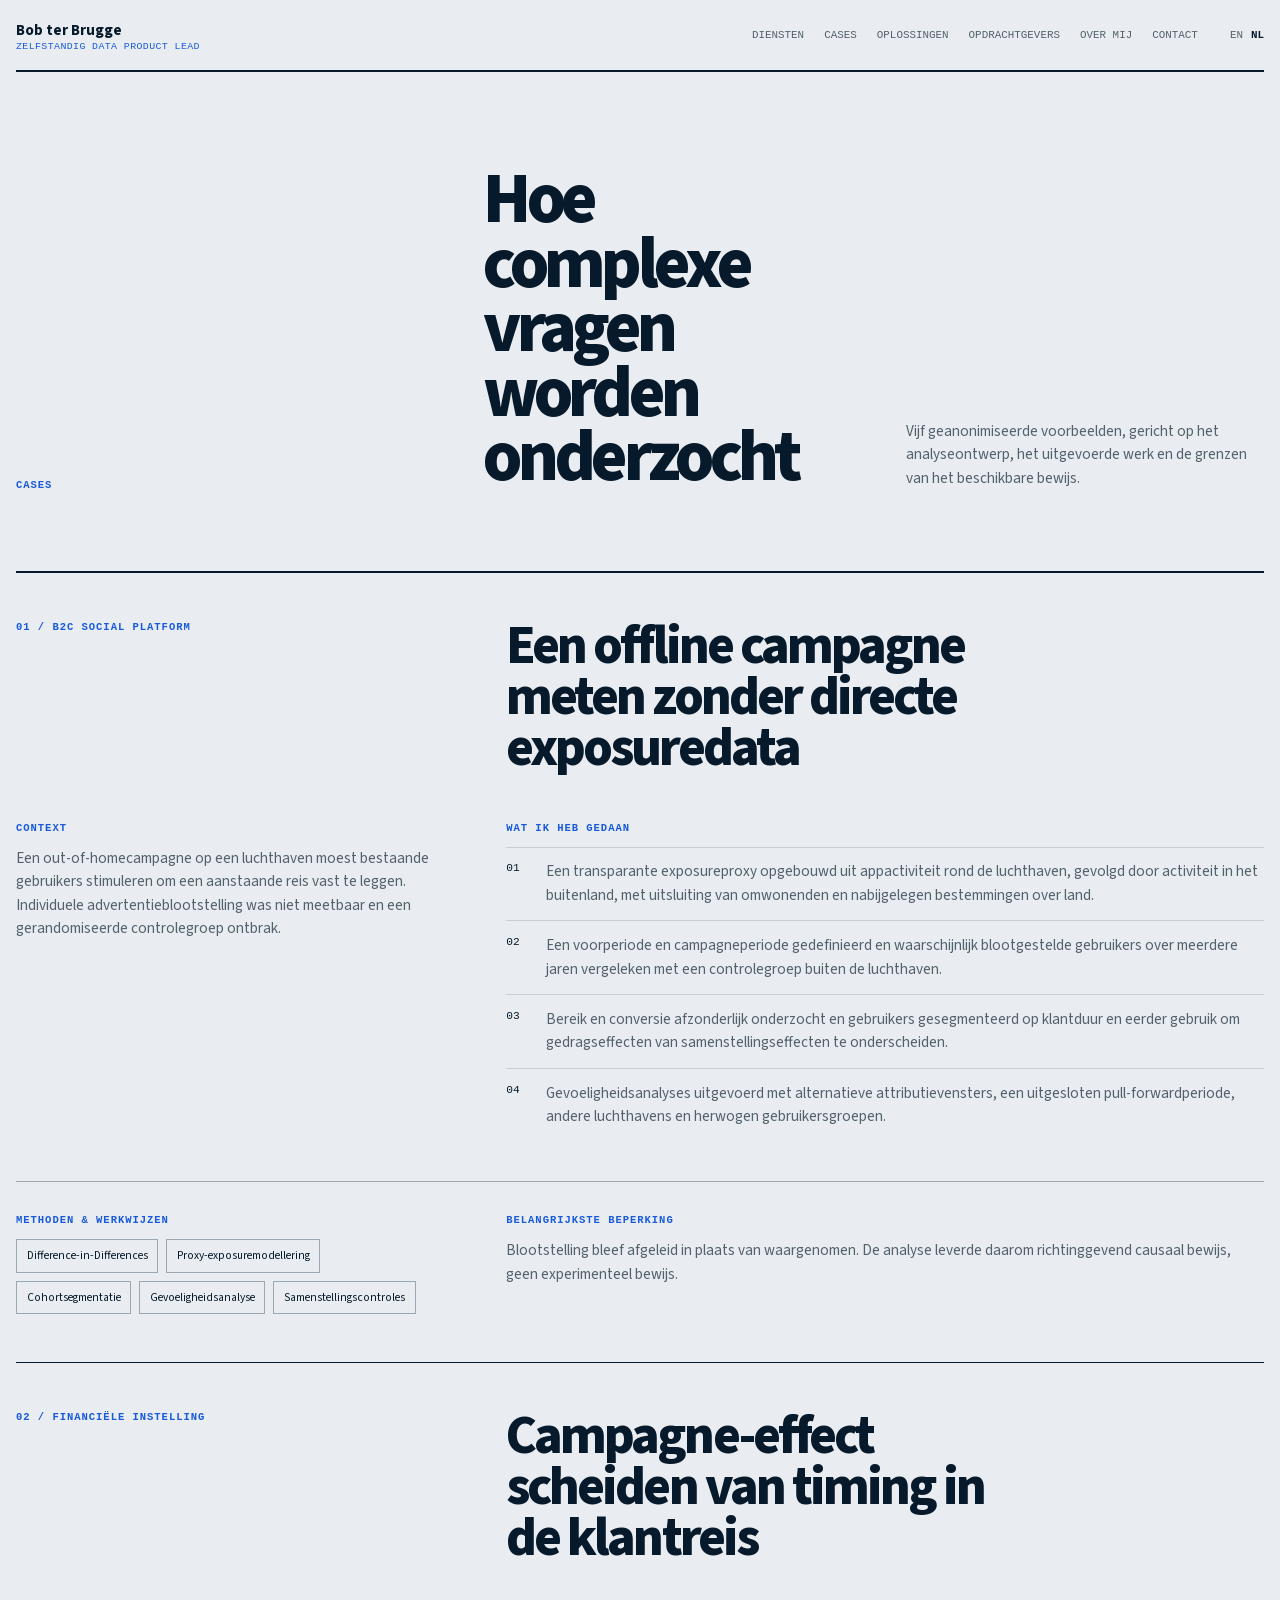
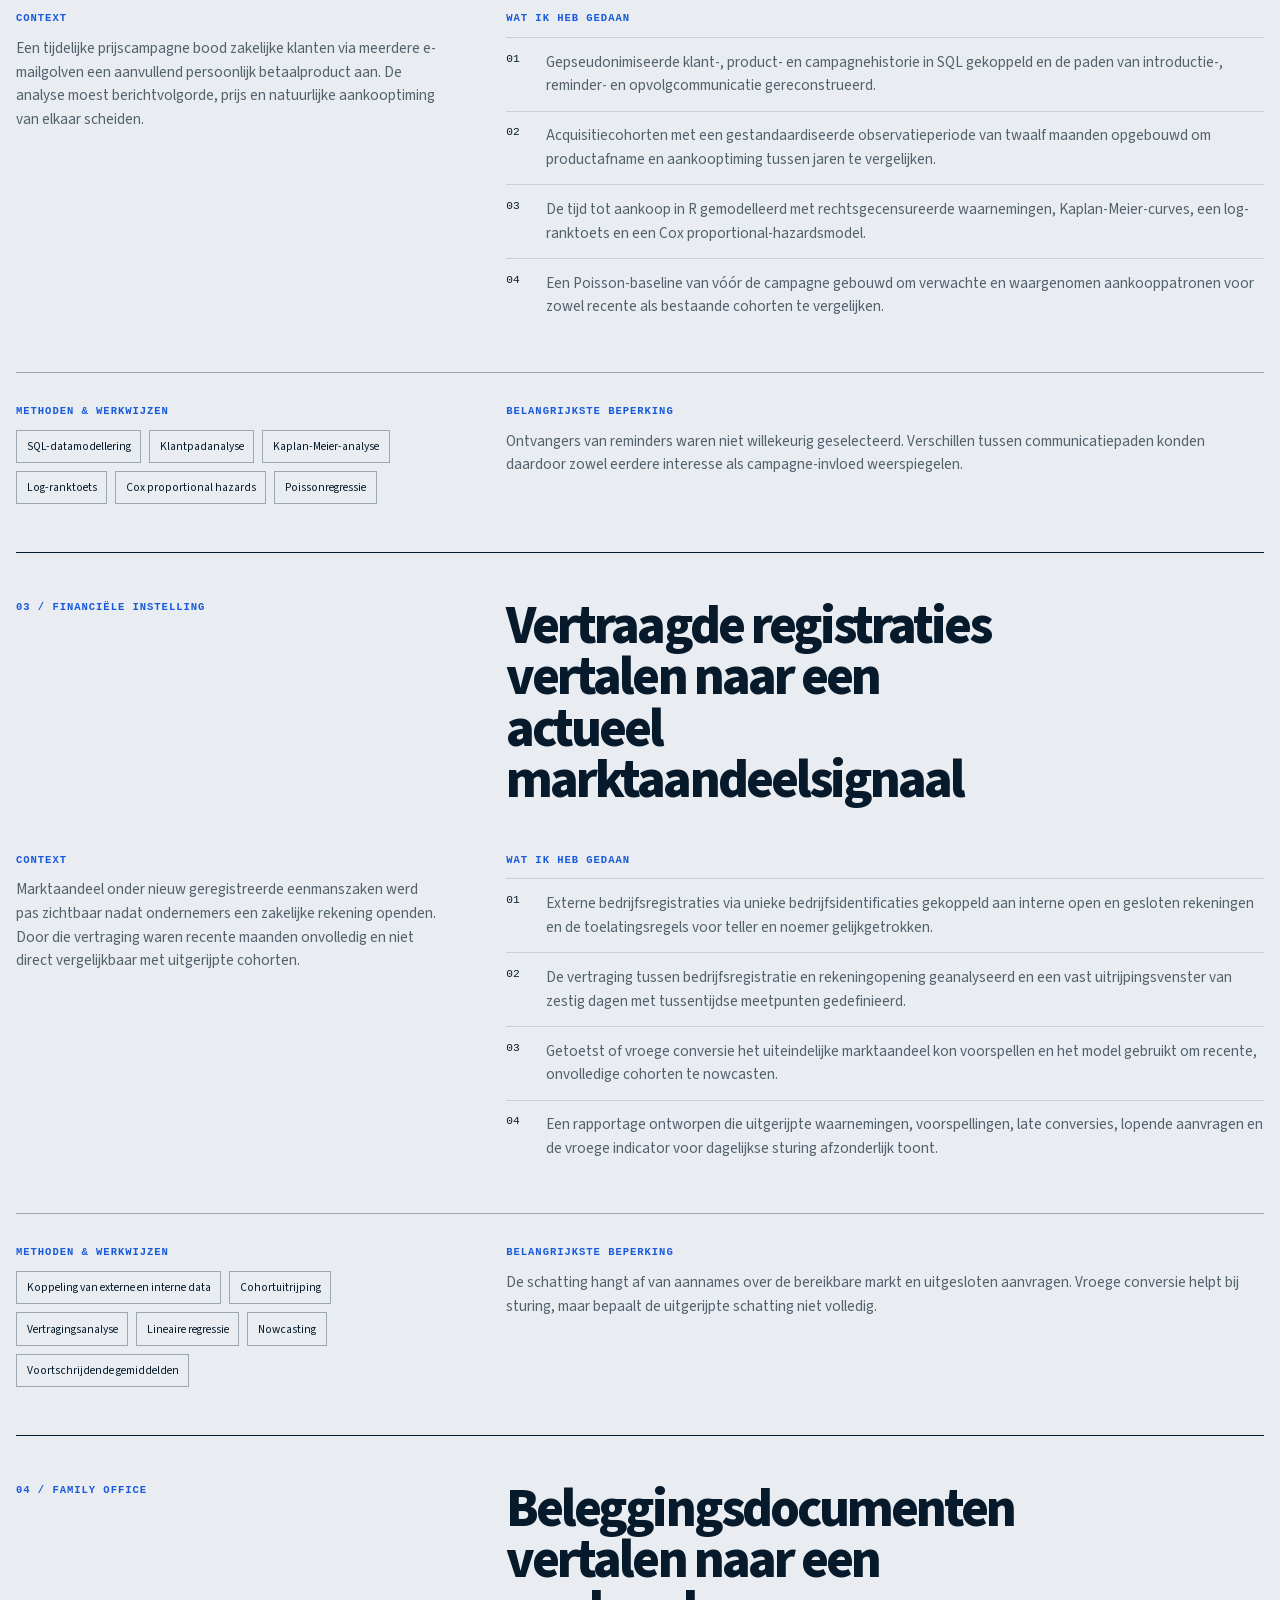
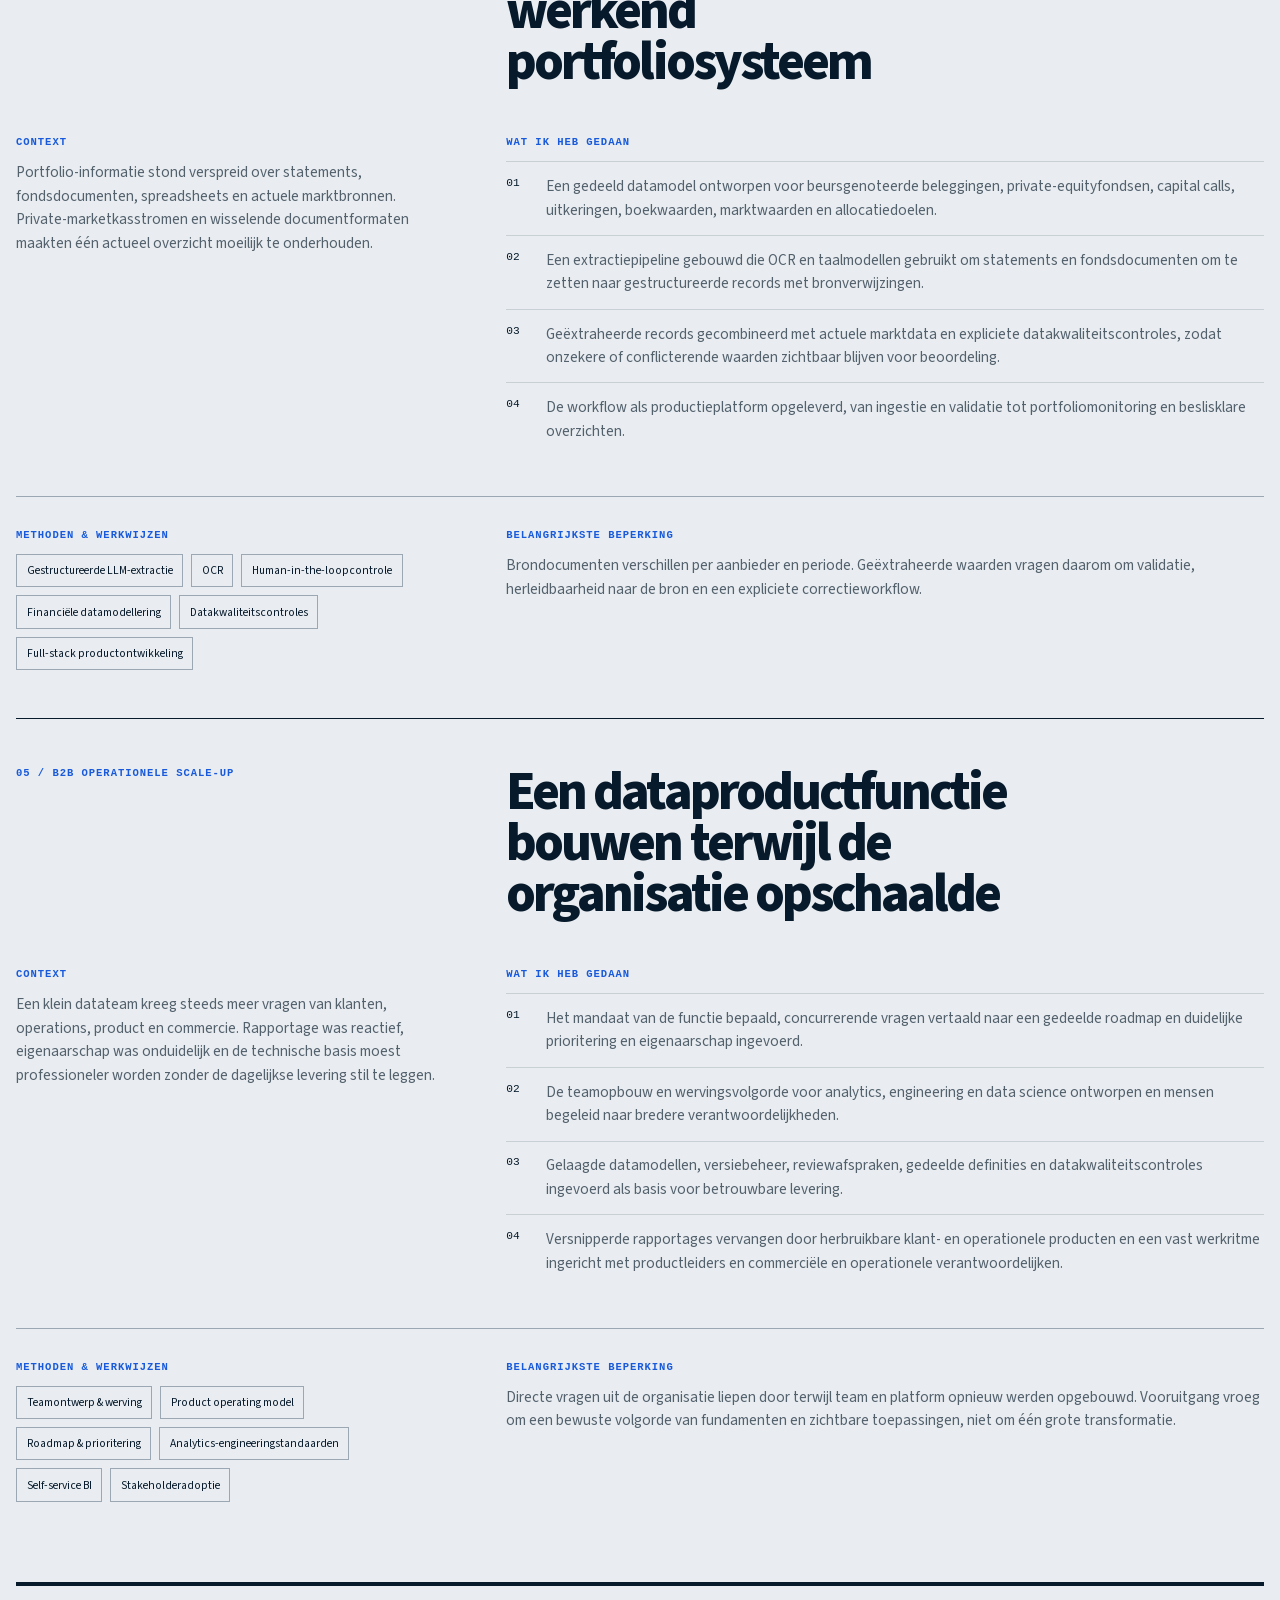
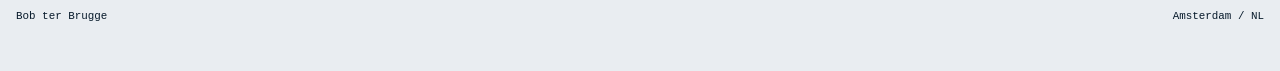
<file: nl/cases/index.html>
<!DOCTYPE html><!--xzANwdcAS1MBBscuXfkkz--><html lang="en" class="__variable_35dae9 __variable_1fdbab"><head><meta charSet="utf-8"/><meta name="viewport" content="width=device-width, initial-scale=1"/><link rel="preload" href="/_next/static/media/9cf9c6e84ed13b5e-s.p.woff2" as="font" crossorigin="" type="font/woff2"/><link rel="preload" href="/_next/static/media/af4bf8399d1aacdf-s.p.woff2" as="font" crossorigin="" type="font/woff2"/><link rel="stylesheet" href="/_next/static/css/1bca3c90b4a3e3cb.css" data-precedence="next"/><link rel="preload" as="script" fetchPriority="low" href="/_next/static/chunks/webpack-24f76e09bfb7f512.js"/><script src="/_next/static/chunks/4bd1b696-c023c6e3521b1417.js" async=""></script><script src="/_next/static/chunks/255-a85cef9cc3a04b12.js" async=""></script><script src="/_next/static/chunks/main-app-e586e65dd855a73a.js" async=""></script><script src="/_next/static/chunks/619-ba102abea3e3d0e4.js" async=""></script><script src="/_next/static/chunks/app/nl/cases/page-498d5d95c22836b9.js" async=""></script><meta name="next-size-adjust" content=""/><title>Cases | Bob ter Brugge | Data product lead</title><meta name="description" content="Vijf geanonimiseerde voorbeelden, gericht op het analyseontwerp, het uitgevoerde werk en de grenzen van het beschikbare bewijs."/><meta name="author" content="Bob ter Brugge"/><link rel="canonical" href="/nl/cases"/><link rel="alternate" hrefLang="en" href="/cases"/><link rel="alternate" hrefLang="nl" href="/nl/cases"/><script src="/_next/static/chunks/polyfills-42372ed130431b0a.js" noModule=""></script></head><body><div hidden=""><!--$--><!--/$--></div><div class="site" lang="nl"><script>document.documentElement.lang="nl";</script><header class="site-header"><a class="brand" href="/nl/"><strong>Bob ter Brugge</strong><span>Zelfstandig data product lead</span></a><nav aria-label="Hoofdnavigatie"><a href="/nl/#services">Diensten</a><a aria-current="page" href="/nl/cases/">Cases</a><a href="/nl/#solutions">Oplossingen</a><a href="/nl/#clients">Opdrachtgevers</a><a href="/nl/#about">Over mij</a><a href="/nl/#contact">Contact</a></nav><p class="locales"><a hrefLang="en" href="/cases/">EN</a><a hrefLang="nl" aria-current="page" href="/nl/cases/">NL</a></p></header><main class="cases-page"><section class="case-section"><div class="section-heading"><span>Cases</span><h1>Hoe complexe vragen worden onderzocht</h1><p>Vijf geanonimiseerde voorbeelden, gericht op het analyseontwerp, het uitgevoerde werk en de grenzen van het beschikbare bewijs.</p></div><div class="case-list"><article><header><span>01<!-- --> / <!-- -->B2C social platform</span><h2>Een offline campagne meten zonder directe exposuredata</h2></header><div class="case-content"><div><h3>Context</h3><p>Een out-of-homecampagne op een luchthaven moest bestaande gebruikers stimuleren om een aanstaande reis vast te leggen. Individuele advertentieblootstelling was niet meetbaar en een gerandomiseerde controlegroep ontbrak.</p></div><div><h3>Wat ik heb gedaan</h3><ol><li>Een transparante exposureproxy opgebouwd uit appactiviteit rond de luchthaven, gevolgd door activiteit in het buitenland, met uitsluiting van omwonenden en nabijgelegen bestemmingen over land.</li><li>Een voorperiode en campagneperiode gedefinieerd en waarschijnlijk blootgestelde gebruikers over meerdere jaren vergeleken met een controlegroep buiten de luchthaven.</li><li>Bereik en conversie afzonderlijk onderzocht en gebruikers gesegmenteerd op klantduur en eerder gebruik om gedragseffecten van samenstellingseffecten te onderscheiden.</li><li>Gevoeligheidsanalyses uitgevoerd met alternatieve attributievensters, een uitgesloten pull-forwardperiode, andere luchthavens en herwogen gebruikersgroepen.</li></ol></div></div><footer><div><h3>Methoden &amp; werkwijzen</h3><ul><li>Difference-in-Differences</li><li>Proxy-exposuremodellering</li><li>Cohortsegmentatie</li><li>Gevoeligheidsanalyse</li><li>Samenstellingscontroles</li></ul></div><div><h3>Belangrijkste beperking</h3><p>Blootstelling bleef afgeleid in plaats van waargenomen. De analyse leverde daarom richtinggevend causaal bewijs, geen experimenteel bewijs.</p></div></footer></article><article><header><span>02<!-- --> / <!-- -->Financiële instelling</span><h2>Campagne-effect scheiden van timing in de klantreis</h2></header><div class="case-content"><div><h3>Context</h3><p>Een tijdelijke prijscampagne bood zakelijke klanten via meerdere e-mailgolven een aanvullend persoonlijk betaalproduct aan. De analyse moest berichtvolgorde, prijs en natuurlijke aankooptiming van elkaar scheiden.</p></div><div><h3>Wat ik heb gedaan</h3><ol><li>Gepseudonimiseerde klant-, product- en campagnehistorie in SQL gekoppeld en de paden van introductie-, reminder- en opvolgcommunicatie gereconstrueerd.</li><li>Acquisitiecohorten met een gestandaardiseerde observatieperiode van twaalf maanden opgebouwd om productafname en aankooptiming tussen jaren te vergelijken.</li><li>De tijd tot aankoop in R gemodelleerd met rechtsgecensureerde waarnemingen, Kaplan-Meier-curves, een log-ranktoets en een Cox proportional-hazardsmodel.</li><li>Een Poisson-baseline van vóór de campagne gebouwd om verwachte en waargenomen aankooppatronen voor zowel recente als bestaande cohorten te vergelijken.</li></ol></div></div><footer><div><h3>Methoden &amp; werkwijzen</h3><ul><li>SQL-datamodellering</li><li>Klantpadanalyse</li><li>Kaplan-Meier-analyse</li><li>Log-ranktoets</li><li>Cox proportional hazards</li><li>Poissonregressie</li></ul></div><div><h3>Belangrijkste beperking</h3><p>Ontvangers van reminders waren niet willekeurig geselecteerd. Verschillen tussen communicatiepaden konden daardoor zowel eerdere interesse als campagne-invloed weerspiegelen.</p></div></footer></article><article><header><span>03<!-- --> / <!-- -->Financiële instelling</span><h2>Vertraagde registraties vertalen naar een actueel marktaandeelsignaal</h2></header><div class="case-content"><div><h3>Context</h3><p>Marktaandeel onder nieuw geregistreerde eenmanszaken werd pas zichtbaar nadat ondernemers een zakelijke rekening openden. Door die vertraging waren recente maanden onvolledig en niet direct vergelijkbaar met uitgerijpte cohorten.</p></div><div><h3>Wat ik heb gedaan</h3><ol><li>Externe bedrijfsregistraties via unieke bedrijfsidentificaties gekoppeld aan interne open en gesloten rekeningen en de toelatingsregels voor teller en noemer gelijkgetrokken.</li><li>De vertraging tussen bedrijfsregistratie en rekeningopening geanalyseerd en een vast uitrijpingsvenster van zestig dagen met tussentijdse meetpunten gedefinieerd.</li><li>Getoetst of vroege conversie het uiteindelijke marktaandeel kon voorspellen en het model gebruikt om recente, onvolledige cohorten te nowcasten.</li><li>Een rapportage ontworpen die uitgerijpte waarnemingen, voorspellingen, late conversies, lopende aanvragen en de vroege indicator voor dagelijkse sturing afzonderlijk toont.</li></ol></div></div><footer><div><h3>Methoden &amp; werkwijzen</h3><ul><li>Koppeling van externe en interne data</li><li>Cohortuitrijping</li><li>Vertragingsanalyse</li><li>Lineaire regressie</li><li>Nowcasting</li><li>Voortschrijdende gemiddelden</li></ul></div><div><h3>Belangrijkste beperking</h3><p>De schatting hangt af van aannames over de bereikbare markt en uitgesloten aanvragen. Vroege conversie helpt bij sturing, maar bepaalt de uitgerijpte schatting niet volledig.</p></div></footer></article><article><header><span>04<!-- --> / <!-- -->Family office</span><h2>Beleggingsdocumenten vertalen naar een werkend portfoliosysteem</h2></header><div class="case-content"><div><h3>Context</h3><p>Portfolio-informatie stond verspreid over statements, fondsdocumenten, spreadsheets en actuele marktbronnen. Private-marketkasstromen en wisselende documentformaten maakten één actueel overzicht moeilijk te onderhouden.</p></div><div><h3>Wat ik heb gedaan</h3><ol><li>Een gedeeld datamodel ontworpen voor beursgenoteerde beleggingen, private-equityfondsen, capital calls, uitkeringen, boekwaarden, marktwaarden en allocatiedoelen.</li><li>Een extractiepipeline gebouwd die OCR en taalmodellen gebruikt om statements en fondsdocumenten om te zetten naar gestructureerde records met bronverwijzingen.</li><li>Geëxtraheerde records gecombineerd met actuele marktdata en expliciete datakwaliteitscontroles, zodat onzekere of conflicterende waarden zichtbaar blijven voor beoordeling.</li><li>De workflow als productieplatform opgeleverd, van ingestie en validatie tot portfoliomonitoring en beslisklare overzichten.</li></ol></div></div><footer><div><h3>Methoden &amp; werkwijzen</h3><ul><li>Gestructureerde LLM-extractie</li><li>OCR</li><li>Human-in-the-loopcontrole</li><li>Financiële datamodellering</li><li>Datakwaliteitscontroles</li><li>Full-stack productontwikkeling</li></ul></div><div><h3>Belangrijkste beperking</h3><p>Brondocumenten verschillen per aanbieder en periode. Geëxtraheerde waarden vragen daarom om validatie, herleidbaarheid naar de bron en een expliciete correctieworkflow.</p></div></footer></article><article><header><span>05<!-- --> / <!-- -->B2B operationele scale-up</span><h2>Een dataproductfunctie bouwen terwijl de organisatie opschaalde</h2></header><div class="case-content"><div><h3>Context</h3><p>Een klein datateam kreeg steeds meer vragen van klanten, operations, product en commercie. Rapportage was reactief, eigenaarschap was onduidelijk en de technische basis moest professioneler worden zonder de dagelijkse levering stil te leggen.</p></div><div><h3>Wat ik heb gedaan</h3><ol><li>Het mandaat van de functie bepaald, concurrerende vragen vertaald naar een gedeelde roadmap en duidelijke prioritering en eigenaarschap ingevoerd.</li><li>De teamopbouw en wervingsvolgorde voor analytics, engineering en data science ontworpen en mensen begeleid naar bredere verantwoordelijkheden.</li><li>Gelaagde datamodellen, versiebeheer, reviewafspraken, gedeelde definities en datakwaliteitscontroles ingevoerd als basis voor betrouwbare levering.</li><li>Versnipperde rapportages vervangen door herbruikbare klant- en operationele producten en een vast werkritme ingericht met productleiders en commerciële en operationele verantwoordelijken.</li></ol></div></div><footer><div><h3>Methoden &amp; werkwijzen</h3><ul><li>Teamontwerp &amp; werving</li><li>Product operating model</li><li>Roadmap &amp; prioritering</li><li>Analytics-engineeringstandaarden</li><li>Self-service BI</li><li>Stakeholderadoptie</li></ul></div><div><h3>Belangrijkste beperking</h3><p>Directe vragen uit de organisatie liepen door terwijl team en platform opnieuw werden opgebouwd. Vooruitgang vroeg om een bewuste volgorde van fundamenten en zichtbare toepassingen, niet om één grote transformatie.</p></div></footer></article></div></section></main><footer class="site-footer"><p>Bob ter Brugge</p><p>Amsterdam / NL</p></footer></div><!--$--><!--/$--><script src="/_next/static/chunks/webpack-24f76e09bfb7f512.js" id="_R_" async=""></script><script>(self.__next_f=self.__next_f||[]).push([0])</script><script>self.__next_f.push([1,"1:\"$Sreact.fragment\"\n2:I[9766,[],\"\"]\n3:I[8924,[],\"\"]\n4:I[2619,[\"619\",\"static/chunks/619-ba102abea3e3d0e4.js\",\"707\",\"static/chunks/app/nl/cases/page-498d5d95c22836b9.js\"],\"\"]\n10:I[7150,[],\"\"]\n:HL[\"/_next/static/media/9cf9c6e84ed13b5e-s.p.woff2\",\"font\",{\"crossOrigin\":\"\",\"type\":\"font/woff2\"}]\n:HL[\"/_next/static/media/af4bf8399d1aacdf-s.p.woff2\",\"font\",{\"crossOrigin\":\"\",\"type\":\"font/woff2\"}]\n:HL[\"/_next/static/css/1bca3c90b4a3e3cb.css\",\"style\"]\n"])</script><script>self.__next_f.push([1,"0:{\"P\":null,\"b\":\"xzANwdcAS1MBBscuXfkkz\",\"p\":\"\",\"c\":[\"\",\"nl\",\"cases\",\"\"],\"i\":false,\"f\":[[[\"\",{\"children\":[\"nl\",{\"children\":[\"cases\",{\"children\":[\"__PAGE__\",{}]}]}]},\"$undefined\",\"$undefined\",true],[\"\",[\"$\",\"$1\",\"c\",{\"children\":[[[\"$\",\"link\",\"0\",{\"rel\":\"stylesheet\",\"href\":\"/_next/static/css/1bca3c90b4a3e3cb.css\",\"precedence\":\"next\",\"crossOrigin\":\"$undefined\",\"nonce\":\"$undefined\"}]],[\"$\",\"html\",null,{\"lang\":\"en\",\"className\":\"__variable_35dae9 __variable_1fdbab\",\"children\":[\"$\",\"body\",null,{\"children\":[\"$\",\"$L2\",null,{\"parallelRouterKey\":\"children\",\"error\":\"$undefined\",\"errorStyles\":\"$undefined\",\"errorScripts\":\"$undefined\",\"template\":[\"$\",\"$L3\",null,{}],\"templateStyles\":\"$undefined\",\"templateScripts\":\"$undefined\",\"notFound\":[[[\"$\",\"title\",null,{\"children\":\"404: This page could not be found.\"}],[\"$\",\"div\",null,{\"style\":{\"fontFamily\":\"system-ui,\\\"Segoe UI\\\",Roboto,Helvetica,Arial,sans-serif,\\\"Apple Color Emoji\\\",\\\"Segoe UI Emoji\\\"\",\"height\":\"100vh\",\"textAlign\":\"center\",\"display\":\"flex\",\"flexDirection\":\"column\",\"alignItems\":\"center\",\"justifyContent\":\"center\"},\"children\":[\"$\",\"div\",null,{\"children\":[[\"$\",\"style\",null,{\"dangerouslySetInnerHTML\":{\"__html\":\"body{color:#000;background:#fff;margin:0}.next-error-h1{border-right:1px solid rgba(0,0,0,.3)}@media (prefers-color-scheme:dark){body{color:#fff;background:#000}.next-error-h1{border-right:1px solid rgba(255,255,255,.3)}}\"}}],[\"$\",\"h1\",null,{\"className\":\"next-error-h1\",\"style\":{\"display\":\"inline-block\",\"margin\":\"0 20px 0 0\",\"padding\":\"0 23px 0 0\",\"fontSize\":24,\"fontWeight\":500,\"verticalAlign\":\"top\",\"lineHeight\":\"49px\"},\"children\":404}],[\"$\",\"div\",null,{\"style\":{\"display\":\"inline-block\"},\"children\":[\"$\",\"h2\",null,{\"style\":{\"fontSize\":14,\"fontWeight\":400,\"lineHeight\":\"49px\",\"margin\":0},\"children\":\"This page could not be found.\"}]}]]}]}]],[]],\"forbidden\":\"$undefined\",\"unauthorized\":\"$undefined\"}]}]}]]}],{\"children\":[\"nl\",[\"$\",\"$1\",\"c\",{\"children\":[null,[\"$\",\"$L2\",null,{\"parallelRouterKey\":\"children\",\"error\":\"$undefined\",\"errorStyles\":\"$undefined\",\"errorScripts\":\"$undefined\",\"template\":[\"$\",\"$L3\",null,{}],\"templateStyles\":\"$undefined\",\"templateScripts\":\"$undefined\",\"notFound\":\"$undefined\",\"forbidden\":\"$undefined\",\"unauthorized\":\"$undefined\"}]]}],{\"children\":[\"cases\",[\"$\",\"$1\",\"c\",{\"children\":[null,[\"$\",\"$L2\",null,{\"parallelRouterKey\":\"children\",\"error\":\"$undefined\",\"errorStyles\":\"$undefined\",\"errorScripts\":\"$undefined\",\"template\":[\"$\",\"$L3\",null,{}],\"templateStyles\":\"$undefined\",\"templateScripts\":\"$undefined\",\"notFound\":\"$undefined\",\"forbidden\":\"$undefined\",\"unauthorized\":\"$undefined\"}]]}],{\"children\":[\"__PAGE__\",[\"$\",\"$1\",\"c\",{\"children\":[[\"$\",\"div\",null,{\"className\":\"site\",\"lang\":\"nl\",\"children\":[[\"$\",\"script\",null,{\"dangerouslySetInnerHTML\":{\"__html\":\"document.documentElement.lang=\\\"nl\\\";\"}}],[\"$\",\"header\",null,{\"className\":\"site-header\",\"children\":[[\"$\",\"$L4\",null,{\"className\":\"brand\",\"href\":\"/nl\",\"children\":[[\"$\",\"strong\",null,{\"children\":\"Bob ter Brugge\"}],[\"$\",\"span\",null,{\"children\":\"Zelfstandig data product lead\"}]]}],[\"$\",\"nav\",null,{\"aria-label\":\"Hoofdnavigatie\",\"children\":[[\"$\",\"$L4\",null,{\"href\":\"/nl#services\",\"children\":\"Diensten\"}],[\"$\",\"$L4\",null,{\"href\":\"/nl/cases\",\"aria-current\":\"page\",\"children\":\"Cases\"}],[\"$\",\"$L4\",null,{\"href\":\"/nl#solutions\",\"children\":\"Oplossingen\"}],[\"$\",\"$L4\",null,{\"href\":\"/nl#clients\",\"children\":\"Opdrachtgevers\"}],[\"$\",\"$L4\",null,{\"href\":\"/nl#about\",\"children\":\"Over mij\"}],[\"$\",\"$L4\",null,{\"href\":\"/nl#contact\",\"children\":\"Contact\"}]]}],[\"$\",\"p\",null,{\"className\":\"locales\",\"children\":[[\"$\",\"$L4\",null,{\"href\":\"/cases\",\"hrefLang\":\"en\",\"aria-current\":\"$undefined\",\"children\":\"EN\"}],[\"$\",\"$L4\",null,{\"href\":\"/nl/cases\",\"hrefLang\":\"nl\",\"aria-current\":\"page\",\"children\":\"NL\"}]]}]]}],[\"$\",\"main\",null,{\"className\":\"cases-page\",\"children\":[\"$\",\"section\",null,{\"className\":\"case-section\",\"children\":[[\"$\",\"div\",null,{\"className\":\"section-heading\",\"children\":[[\"$\",\"span\",null,{\"children\":\"Cases\"}],[\"$\",\"h1\",null,{\"children\":\"Hoe complexe vragen worden onderzocht\"}],[\"$\",\"p\",null,{\"children\":\"Vijf geanonimiseerde voorbeelden, gericht op het analyseontwerp, het uitgevoerde werk en de grenzen van het beschikbare bewijs.\"}]]}],[\"$\",\"div\",null,{\"className\":\"case-list\",\"children\":[[\"$\",\"article\",\"01\",{\"children\":[[\"$\",\"header\",null,{\"children\":[[\"$\",\"span\",null,{\"children\":[\"01\",\" / \",\"B2C social platform\"]}],[\"$\",\"h2\",null,{\"children\":\"Een offline campagne meten zonder directe exposuredata\"}]]}],[\"$\",\"div\",null,{\"className\":\"case-content\",\"children\":[[\"$\",\"div\",null,{\"children\":[[\"$\",\"h3\",null,{\"children\":\"Context\"}],[\"$\",\"p\",null,{\"children\":\"Een out-of-homecampagne op een luchthaven moest bestaande gebruikers stimuleren om een aanstaande reis vast te leggen. Individuele advertentieblootstelling was niet meetbaar en een gerandomiseerde controlegroep ontbrak.\"}]]}],[\"$\",\"div\",null,{\"children\":[[\"$\",\"h3\",null,{\"children\":\"Wat ik heb gedaan\"}],[\"$\",\"ol\",null,{\"children\":[[\"$\",\"li\",\"Een transparante exposureproxy opgebouwd uit appactiviteit rond de luchthaven, gevolgd door activiteit in het buitenland, met uitsluiting van omwonenden en nabijgelegen bestemmingen over land.\",{\"children\":\"Een transparante exposureproxy opgebouwd uit appactiviteit rond de luchthaven, gevolgd door activiteit in het buitenland, met uitsluiting van omwonenden en nabijgelegen bestemmingen over land.\"}],\"$L5\",\"$L6\",\"$L7\"]}]]}]]}],\"$L8\"]}],\"$L9\",\"$La\",\"$Lb\",\"$Lc\"]}]]}]}],\"$Ld\"]}],null,\"$Le\"]}],{},null,false]},null,false]},null,false]},null,false],\"$Lf\",false]],\"m\":\"$undefined\",\"G\":[\"$10\",[]],\"s\":false,\"S\":true}\n"])</script><script>self.__next_f.push([1,"11:I[4431,[],\"OutletBoundary\"]\n13:I[5278,[],\"AsyncMetadataOutlet\"]\n15:I[4431,[],\"ViewportBoundary\"]\n17:I[4431,[],\"MetadataBoundary\"]\n18:\"$Sreact.suspense\"\n5:[\"$\",\"li\",\"Een voorperiode en campagneperiode gedefinieerd en waarschijnlijk blootgestelde gebruikers over meerdere jaren vergeleken met een controlegroep buiten de luchthaven.\",{\"children\":\"Een voorperiode en campagneperiode gedefinieerd en waarschijnlijk blootgestelde gebruikers over meerdere jaren vergeleken met een controlegroep buiten de luchthaven.\"}]\n6:[\"$\",\"li\",\"Bereik en conversie afzonderlijk onderzocht en gebruikers gesegmenteerd op klantduur en eerder gebruik om gedragseffecten van samenstellingseffecten te onderscheiden.\",{\"children\":\"Bereik en conversie afzonderlijk onderzocht en gebruikers gesegmenteerd op klantduur en eerder gebruik om gedragseffecten van samenstellingseffecten te onderscheiden.\"}]\n7:[\"$\",\"li\",\"Gevoeligheidsanalyses uitgevoerd met alternatieve attributievensters, een uitgesloten pull-forwardperiode, andere luchthavens en herwogen gebruikersgroepen.\",{\"children\":\"Gevoeligheidsanalyses uitgevoerd met alternatieve attributievensters, een uitgesloten pull-forwardperiode, andere luchthavens en herwogen gebruikersgroepen.\"}]\n"])</script><script>self.__next_f.push([1,"8:[\"$\",\"footer\",null,{\"children\":[[\"$\",\"div\",null,{\"children\":[[\"$\",\"h3\",null,{\"children\":\"Methoden \u0026 werkwijzen\"}],[\"$\",\"ul\",null,{\"children\":[[\"$\",\"li\",\"Difference-in-Differences\",{\"children\":\"Difference-in-Differences\"}],[\"$\",\"li\",\"Proxy-exposuremodellering\",{\"children\":\"Proxy-exposuremodellering\"}],[\"$\",\"li\",\"Cohortsegmentatie\",{\"children\":\"Cohortsegmentatie\"}],[\"$\",\"li\",\"Gevoeligheidsanalyse\",{\"children\":\"Gevoeligheidsanalyse\"}],[\"$\",\"li\",\"Samenstellingscontroles\",{\"children\":\"Samenstellingscontroles\"}]]}]]}],[\"$\",\"div\",null,{\"children\":[[\"$\",\"h3\",null,{\"children\":\"Belangrijkste beperking\"}],[\"$\",\"p\",null,{\"children\":\"Blootstelling bleef afgeleid in plaats van waargenomen. De analyse leverde daarom richtinggevend causaal bewijs, geen experimenteel bewijs.\"}]]}]]}]\n"])</script><script>self.__next_f.push([1,"9:[\"$\",\"article\",\"02\",{\"children\":[[\"$\",\"header\",null,{\"children\":[[\"$\",\"span\",null,{\"children\":[\"02\",\" / \",\"Financiële instelling\"]}],[\"$\",\"h2\",null,{\"children\":\"Campagne-effect scheiden van timing in de klantreis\"}]]}],[\"$\",\"div\",null,{\"className\":\"case-content\",\"children\":[[\"$\",\"div\",null,{\"children\":[[\"$\",\"h3\",null,{\"children\":\"Context\"}],[\"$\",\"p\",null,{\"children\":\"Een tijdelijke prijscampagne bood zakelijke klanten via meerdere e-mailgolven een aanvullend persoonlijk betaalproduct aan. De analyse moest berichtvolgorde, prijs en natuurlijke aankooptiming van elkaar scheiden.\"}]]}],[\"$\",\"div\",null,{\"children\":[[\"$\",\"h3\",null,{\"children\":\"Wat ik heb gedaan\"}],[\"$\",\"ol\",null,{\"children\":[[\"$\",\"li\",\"Gepseudonimiseerde klant-, product- en campagnehistorie in SQL gekoppeld en de paden van introductie-, reminder- en opvolgcommunicatie gereconstrueerd.\",{\"children\":\"Gepseudonimiseerde klant-, product- en campagnehistorie in SQL gekoppeld en de paden van introductie-, reminder- en opvolgcommunicatie gereconstrueerd.\"}],[\"$\",\"li\",\"Acquisitiecohorten met een gestandaardiseerde observatieperiode van twaalf maanden opgebouwd om productafname en aankooptiming tussen jaren te vergelijken.\",{\"children\":\"Acquisitiecohorten met een gestandaardiseerde observatieperiode van twaalf maanden opgebouwd om productafname en aankooptiming tussen jaren te vergelijken.\"}],[\"$\",\"li\",\"De tijd tot aankoop in R gemodelleerd met rechtsgecensureerde waarnemingen, Kaplan-Meier-curves, een log-ranktoets en een Cox proportional-hazardsmodel.\",{\"children\":\"De tijd tot aankoop in R gemodelleerd met rechtsgecensureerde waarnemingen, Kaplan-Meier-curves, een log-ranktoets en een Cox proportional-hazardsmodel.\"}],[\"$\",\"li\",\"Een Poisson-baseline van vóór de campagne gebouwd om verwachte en waargenomen aankooppatronen voor zowel recente als bestaande cohorten te vergelijken.\",{\"children\":\"Een Poisson-baseline van vóór de campagne gebouwd om verwachte en waargenomen aankooppatronen voor zowel recente als bestaande cohorten te vergelijken.\"}]]}]]}]]}],[\"$\",\"footer\",null,{\"children\":[[\"$\",\"div\",null,{\"children\":[[\"$\",\"h3\",null,{\"children\":\"Methoden \u0026 werkwijzen\"}],[\"$\",\"ul\",null,{\"children\":[[\"$\",\"li\",\"SQL-datamodellering\",{\"children\":\"SQL-datamodellering\"}],[\"$\",\"li\",\"Klantpadanalyse\",{\"children\":\"Klantpadanalyse\"}],[\"$\",\"li\",\"Kaplan-Meier-analyse\",{\"children\":\"Kaplan-Meier-analyse\"}],[\"$\",\"li\",\"Log-ranktoets\",{\"children\":\"Log-ranktoets\"}],[\"$\",\"li\",\"Cox proportional hazards\",{\"children\":\"Cox proportional hazards\"}],[\"$\",\"li\",\"Poissonregressie\",{\"children\":\"Poissonregressie\"}]]}]]}],[\"$\",\"div\",null,{\"children\":[[\"$\",\"h3\",null,{\"children\":\"Belangrijkste beperking\"}],[\"$\",\"p\",null,{\"children\":\"Ontvangers van reminders waren niet willekeurig geselecteerd. Verschillen tussen communicatiepaden konden daardoor zowel eerdere interesse als campagne-invloed weerspiegelen.\"}]]}]]}]]}]\n"])</script><script>self.__next_f.push([1,"a:[\"$\",\"article\",\"03\",{\"children\":[[\"$\",\"header\",null,{\"children\":[[\"$\",\"span\",null,{\"children\":[\"03\",\" / \",\"Financiële instelling\"]}],[\"$\",\"h2\",null,{\"children\":\"Vertraagde registraties vertalen naar een actueel marktaandeelsignaal\"}]]}],[\"$\",\"div\",null,{\"className\":\"case-content\",\"children\":[[\"$\",\"div\",null,{\"children\":[[\"$\",\"h3\",null,{\"children\":\"Context\"}],[\"$\",\"p\",null,{\"children\":\"Marktaandeel onder nieuw geregistreerde eenmanszaken werd pas zichtbaar nadat ondernemers een zakelijke rekening openden. Door die vertraging waren recente maanden onvolledig en niet direct vergelijkbaar met uitgerijpte cohorten.\"}]]}],[\"$\",\"div\",null,{\"children\":[[\"$\",\"h3\",null,{\"children\":\"Wat ik heb gedaan\"}],[\"$\",\"ol\",null,{\"children\":[[\"$\",\"li\",\"Externe bedrijfsregistraties via unieke bedrijfsidentificaties gekoppeld aan interne open en gesloten rekeningen en de toelatingsregels voor teller en noemer gelijkgetrokken.\",{\"children\":\"Externe bedrijfsregistraties via unieke bedrijfsidentificaties gekoppeld aan interne open en gesloten rekeningen en de toelatingsregels voor teller en noemer gelijkgetrokken.\"}],[\"$\",\"li\",\"De vertraging tussen bedrijfsregistratie en rekeningopening geanalyseerd en een vast uitrijpingsvenster van zestig dagen met tussentijdse meetpunten gedefinieerd.\",{\"children\":\"De vertraging tussen bedrijfsregistratie en rekeningopening geanalyseerd en een vast uitrijpingsvenster van zestig dagen met tussentijdse meetpunten gedefinieerd.\"}],[\"$\",\"li\",\"Getoetst of vroege conversie het uiteindelijke marktaandeel kon voorspellen en het model gebruikt om recente, onvolledige cohorten te nowcasten.\",{\"children\":\"Getoetst of vroege conversie het uiteindelijke marktaandeel kon voorspellen en het model gebruikt om recente, onvolledige cohorten te nowcasten.\"}],[\"$\",\"li\",\"Een rapportage ontworpen die uitgerijpte waarnemingen, voorspellingen, late conversies, lopende aanvragen en de vroege indicator voor dagelijkse sturing afzonderlijk toont.\",{\"children\":\"Een rapportage ontworpen die uitgerijpte waarnemingen, voorspellingen, late conversies, lopende aanvragen en de vroege indicator voor dagelijkse sturing afzonderlijk toont.\"}]]}]]}]]}],[\"$\",\"footer\",null,{\"children\":[[\"$\",\"div\",null,{\"children\":[[\"$\",\"h3\",null,{\"children\":\"Methoden \u0026 werkwijzen\"}],[\"$\",\"ul\",null,{\"children\":[[\"$\",\"li\",\"Koppeling van externe en interne data\",{\"children\":\"Koppeling van externe en interne data\"}],[\"$\",\"li\",\"Cohortuitrijping\",{\"children\":\"Cohortuitrijping\"}],[\"$\",\"li\",\"Vertragingsanalyse\",{\"children\":\"Vertragingsanalyse\"}],[\"$\",\"li\",\"Lineaire regressie\",{\"children\":\"Lineaire regressie\"}],[\"$\",\"li\",\"Nowcasting\",{\"children\":\"Nowcasting\"}],[\"$\",\"li\",\"Voortschrijdende gemiddelden\",{\"children\":\"Voortschrijdende gemiddelden\"}]]}]]}],[\"$\",\"div\",null,{\"children\":[[\"$\",\"h3\",null,{\"children\":\"Belangrijkste beperking\"}],[\"$\",\"p\",null,{\"children\":\"De schatting hangt af van aannames over de bereikbare markt en uitgesloten aanvragen. Vroege conversie helpt bij sturing, maar bepaalt de uitgerijpte schatting niet volledig.\"}]]}]]}]]}]\n"])</script><script>self.__next_f.push([1,"b:[\"$\",\"article\",\"04\",{\"children\":[[\"$\",\"header\",null,{\"children\":[[\"$\",\"span\",null,{\"children\":[\"04\",\" / \",\"Family office\"]}],[\"$\",\"h2\",null,{\"children\":\"Beleggingsdocumenten vertalen naar een werkend portfoliosysteem\"}]]}],[\"$\",\"div\",null,{\"className\":\"case-content\",\"children\":[[\"$\",\"div\",null,{\"children\":[[\"$\",\"h3\",null,{\"children\":\"Context\"}],[\"$\",\"p\",null,{\"children\":\"Portfolio-informatie stond verspreid over statements, fondsdocumenten, spreadsheets en actuele marktbronnen. Private-marketkasstromen en wisselende documentformaten maakten één actueel overzicht moeilijk te onderhouden.\"}]]}],[\"$\",\"div\",null,{\"children\":[[\"$\",\"h3\",null,{\"children\":\"Wat ik heb gedaan\"}],[\"$\",\"ol\",null,{\"children\":[[\"$\",\"li\",\"Een gedeeld datamodel ontworpen voor beursgenoteerde beleggingen, private-equityfondsen, capital calls, uitkeringen, boekwaarden, marktwaarden en allocatiedoelen.\",{\"children\":\"Een gedeeld datamodel ontworpen voor beursgenoteerde beleggingen, private-equityfondsen, capital calls, uitkeringen, boekwaarden, marktwaarden en allocatiedoelen.\"}],[\"$\",\"li\",\"Een extractiepipeline gebouwd die OCR en taalmodellen gebruikt om statements en fondsdocumenten om te zetten naar gestructureerde records met bronverwijzingen.\",{\"children\":\"Een extractiepipeline gebouwd die OCR en taalmodellen gebruikt om statements en fondsdocumenten om te zetten naar gestructureerde records met bronverwijzingen.\"}],[\"$\",\"li\",\"Geëxtraheerde records gecombineerd met actuele marktdata en expliciete datakwaliteitscontroles, zodat onzekere of conflicterende waarden zichtbaar blijven voor beoordeling.\",{\"children\":\"Geëxtraheerde records gecombineerd met actuele marktdata en expliciete datakwaliteitscontroles, zodat onzekere of conflicterende waarden zichtbaar blijven voor beoordeling.\"}],[\"$\",\"li\",\"De workflow als productieplatform opgeleverd, van ingestie en validatie tot portfoliomonitoring en beslisklare overzichten.\",{\"children\":\"De workflow als productieplatform opgeleverd, van ingestie en validatie tot portfoliomonitoring en beslisklare overzichten.\"}]]}]]}]]}],[\"$\",\"footer\",null,{\"children\":[[\"$\",\"div\",null,{\"children\":[[\"$\",\"h3\",null,{\"children\":\"Methoden \u0026 werkwijzen\"}],[\"$\",\"ul\",null,{\"children\":[[\"$\",\"li\",\"Gestructureerde LLM-extractie\",{\"children\":\"Gestructureerde LLM-extractie\"}],[\"$\",\"li\",\"OCR\",{\"children\":\"OCR\"}],[\"$\",\"li\",\"Human-in-the-loopcontrole\",{\"children\":\"Human-in-the-loopcontrole\"}],[\"$\",\"li\",\"Financiële datamodellering\",{\"children\":\"Financiële datamodellering\"}],[\"$\",\"li\",\"Datakwaliteitscontroles\",{\"children\":\"Datakwaliteitscontroles\"}],[\"$\",\"li\",\"Full-stack productontwikkeling\",{\"children\":\"Full-stack productontwikkeling\"}]]}]]}],[\"$\",\"div\",null,{\"children\":[[\"$\",\"h3\",null,{\"children\":\"Belangrijkste beperking\"}],[\"$\",\"p\",null,{\"children\":\"Brondocumenten verschillen per aanbieder en periode. Geëxtraheerde waarden vragen daarom om validatie, herleidbaarheid naar de bron en een expliciete correctieworkflow.\"}]]}]]}]]}]\n"])</script><script>self.__next_f.push([1,"c:[\"$\",\"article\",\"05\",{\"children\":[[\"$\",\"header\",null,{\"children\":[[\"$\",\"span\",null,{\"children\":[\"05\",\" / \",\"B2B operationele scale-up\"]}],[\"$\",\"h2\",null,{\"children\":\"Een dataproductfunctie bouwen terwijl de organisatie opschaalde\"}]]}],[\"$\",\"div\",null,{\"className\":\"case-content\",\"children\":[[\"$\",\"div\",null,{\"children\":[[\"$\",\"h3\",null,{\"children\":\"Context\"}],[\"$\",\"p\",null,{\"children\":\"Een klein datateam kreeg steeds meer vragen van klanten, operations, product en commercie. Rapportage was reactief, eigenaarschap was onduidelijk en de technische basis moest professioneler worden zonder de dagelijkse levering stil te leggen.\"}]]}],[\"$\",\"div\",null,{\"children\":[[\"$\",\"h3\",null,{\"children\":\"Wat ik heb gedaan\"}],[\"$\",\"ol\",null,{\"children\":[[\"$\",\"li\",\"Het mandaat van de functie bepaald, concurrerende vragen vertaald naar een gedeelde roadmap en duidelijke prioritering en eigenaarschap ingevoerd.\",{\"children\":\"Het mandaat van de functie bepaald, concurrerende vragen vertaald naar een gedeelde roadmap en duidelijke prioritering en eigenaarschap ingevoerd.\"}],[\"$\",\"li\",\"De teamopbouw en wervingsvolgorde voor analytics, engineering en data science ontworpen en mensen begeleid naar bredere verantwoordelijkheden.\",{\"children\":\"De teamopbouw en wervingsvolgorde voor analytics, engineering en data science ontworpen en mensen begeleid naar bredere verantwoordelijkheden.\"}],[\"$\",\"li\",\"Gelaagde datamodellen, versiebeheer, reviewafspraken, gedeelde definities en datakwaliteitscontroles ingevoerd als basis voor betrouwbare levering.\",{\"children\":\"Gelaagde datamodellen, versiebeheer, reviewafspraken, gedeelde definities en datakwaliteitscontroles ingevoerd als basis voor betrouwbare levering.\"}],[\"$\",\"li\",\"Versnipperde rapportages vervangen door herbruikbare klant- en operationele producten en een vast werkritme ingericht met productleiders en commerciële en operationele verantwoordelijken.\",{\"children\":\"Versnipperde rapportages vervangen door herbruikbare klant- en operationele producten en een vast werkritme ingericht met productleiders en commerciële en operationele verantwoordelijken.\"}]]}]]}]]}],[\"$\",\"footer\",null,{\"children\":[[\"$\",\"div\",null,{\"children\":[[\"$\",\"h3\",null,{\"children\":\"Methoden \u0026 werkwijzen\"}],[\"$\",\"ul\",null,{\"children\":[[\"$\",\"li\",\"Teamontwerp \u0026 werving\",{\"children\":\"Teamontwerp \u0026 werving\"}],[\"$\",\"li\",\"Product operating model\",{\"children\":\"Product operating model\"}],[\"$\",\"li\",\"Roadmap \u0026 prioritering\",{\"children\":\"Roadmap \u0026 prioritering\"}],[\"$\",\"li\",\"Analytics-engineeringstandaarden\",{\"children\":\"Analytics-engineeringstandaarden\"}],[\"$\",\"li\",\"Self-service BI\",{\"children\":\"Self-service BI\"}],[\"$\",\"li\",\"Stakeholderadoptie\",{\"children\":\"Stakeholderadoptie\"}]]}]]}],[\"$\",\"div\",null,{\"children\":[[\"$\",\"h3\",null,{\"children\":\"Belangrijkste beperking\"}],[\"$\",\"p\",null,{\"children\":\"Directe vragen uit de organisatie liepen door terwijl team en platform opnieuw werden opgebouwd. Vooruitgang vroeg om een bewuste volgorde van fundamenten en zichtbare toepassingen, niet om één grote transformatie.\"}]]}]]}]]}]\n"])</script><script>self.__next_f.push([1,"d:[\"$\",\"footer\",null,{\"className\":\"site-footer\",\"children\":[[\"$\",\"p\",null,{\"children\":\"Bob ter Brugge\"}],[\"$\",\"p\",null,{\"children\":\"Amsterdam / NL\"}]]}]\ne:[\"$\",\"$L11\",null,{\"children\":[\"$L12\",[\"$\",\"$L13\",null,{\"promise\":\"$@14\"}]]}]\nf:[\"$\",\"$1\",\"h\",{\"children\":[null,[[\"$\",\"$L15\",null,{\"children\":\"$L16\"}],[\"$\",\"meta\",null,{\"name\":\"next-size-adjust\",\"content\":\"\"}]],[\"$\",\"$L17\",null,{\"children\":[\"$\",\"div\",null,{\"hidden\":true,\"children\":[\"$\",\"$18\",null,{\"fallback\":null,\"children\":\"$L19\"}]}]}]]}]\n"])</script><script>self.__next_f.push([1,"16:[[\"$\",\"meta\",\"0\",{\"charSet\":\"utf-8\"}],[\"$\",\"meta\",\"1\",{\"name\":\"viewport\",\"content\":\"width=device-width, initial-scale=1\"}]]\n12:null\n"])</script><script>self.__next_f.push([1,"14:{\"metadata\":[[\"$\",\"title\",\"0\",{\"children\":\"Cases | Bob ter Brugge | Data product lead\"}],[\"$\",\"meta\",\"1\",{\"name\":\"description\",\"content\":\"Vijf geanonimiseerde voorbeelden, gericht op het analyseontwerp, het uitgevoerde werk en de grenzen van het beschikbare bewijs.\"}],[\"$\",\"meta\",\"2\",{\"name\":\"author\",\"content\":\"Bob ter Brugge\"}],[\"$\",\"link\",\"3\",{\"rel\":\"canonical\",\"href\":\"/nl/cases\"}],[\"$\",\"link\",\"4\",{\"rel\":\"alternate\",\"hrefLang\":\"en\",\"href\":\"/cases\"}],[\"$\",\"link\",\"5\",{\"rel\":\"alternate\",\"hrefLang\":\"nl\",\"href\":\"/nl/cases\"}]],\"error\":null,\"digest\":\"$undefined\"}\n"])</script><script>self.__next_f.push([1,"19:\"$14:metadata\"\n"])</script></body></html>
</file>
<file: _next/static/css/1bca3c90b4a3e3cb.css>
@font-face{font-family:Fraunces;font-style:normal;font-weight:500;font-display:swap;src:url(/_next/static/media/fb526027db1fc1ae-s.woff2) format("woff2");unicode-range:u+0102-0103,u+0110-0111,u+0128-0129,u+0168-0169,u+01a0-01a1,u+01af-01b0,u+0300-0301,u+0303-0304,u+0308-0309,u+0323,u+0329,u+1ea0-1ef9,u+20ab}@font-face{font-family:Fraunces;font-style:normal;font-weight:500;font-display:swap;src:url(/_next/static/media/4da3161b738b07dd-s.woff2) format("woff2");unicode-range:u+0100-02ba,u+02bd-02c5,u+02c7-02cc,u+02ce-02d7,u+02dd-02ff,u+0304,u+0308,u+0329,u+1d00-1dbf,u+1e00-1e9f,u+1ef2-1eff,u+2020,u+20a0-20ab,u+20ad-20c0,u+2113,u+2c60-2c7f,u+a720-a7ff}@font-face{font-family:Fraunces;font-style:normal;font-weight:500;font-display:swap;src:url(/_next/static/media/af4bf8399d1aacdf-s.p.woff2) format("woff2");unicode-range:u+00??,u+0131,u+0152-0153,u+02bb-02bc,u+02c6,u+02da,u+02dc,u+0304,u+0308,u+0329,u+2000-206f,u+20ac,u+2122,u+2191,u+2193,u+2212,u+2215,u+feff,u+fffd}@font-face{font-family:Fraunces;font-style:normal;font-weight:600;font-display:swap;src:url(/_next/static/media/fb526027db1fc1ae-s.woff2) format("woff2");unicode-range:u+0102-0103,u+0110-0111,u+0128-0129,u+0168-0169,u+01a0-01a1,u+01af-01b0,u+0300-0301,u+0303-0304,u+0308-0309,u+0323,u+0329,u+1ea0-1ef9,u+20ab}@font-face{font-family:Fraunces;font-style:normal;font-weight:600;font-display:swap;src:url(/_next/static/media/4da3161b738b07dd-s.woff2) format("woff2");unicode-range:u+0100-02ba,u+02bd-02c5,u+02c7-02cc,u+02ce-02d7,u+02dd-02ff,u+0304,u+0308,u+0329,u+1d00-1dbf,u+1e00-1e9f,u+1ef2-1eff,u+2020,u+20a0-20ab,u+20ad-20c0,u+2113,u+2c60-2c7f,u+a720-a7ff}@font-face{font-family:Fraunces;font-style:normal;font-weight:600;font-display:swap;src:url(/_next/static/media/af4bf8399d1aacdf-s.p.woff2) format("woff2");unicode-range:u+00??,u+0131,u+0152-0153,u+02bb-02bc,u+02c6,u+02da,u+02dc,u+0304,u+0308,u+0329,u+2000-206f,u+20ac,u+2122,u+2191,u+2193,u+2212,u+2215,u+feff,u+fffd}@font-face{font-family:Fraunces;font-style:normal;font-weight:700;font-display:swap;src:url(/_next/static/media/fb526027db1fc1ae-s.woff2) format("woff2");unicode-range:u+0102-0103,u+0110-0111,u+0128-0129,u+0168-0169,u+01a0-01a1,u+01af-01b0,u+0300-0301,u+0303-0304,u+0308-0309,u+0323,u+0329,u+1ea0-1ef9,u+20ab}@font-face{font-family:Fraunces;font-style:normal;font-weight:700;font-display:swap;src:url(/_next/static/media/4da3161b738b07dd-s.woff2) format("woff2");unicode-range:u+0100-02ba,u+02bd-02c5,u+02c7-02cc,u+02ce-02d7,u+02dd-02ff,u+0304,u+0308,u+0329,u+1d00-1dbf,u+1e00-1e9f,u+1ef2-1eff,u+2020,u+20a0-20ab,u+20ad-20c0,u+2113,u+2c60-2c7f,u+a720-a7ff}@font-face{font-family:Fraunces;font-style:normal;font-weight:700;font-display:swap;src:url(/_next/static/media/af4bf8399d1aacdf-s.p.woff2) format("woff2");unicode-range:u+00??,u+0131,u+0152-0153,u+02bb-02bc,u+02c6,u+02da,u+02dc,u+0304,u+0308,u+0329,u+2000-206f,u+20ac,u+2122,u+2191,u+2193,u+2212,u+2215,u+feff,u+fffd}@font-face{font-family:Fraunces Fallback;src:local("Times New Roman");ascent-override:84.71%;descent-override:22.09%;line-gap-override:0.00%;size-adjust:115.45%}.__className_35dae9{font-family:Fraunces,Fraunces Fallback;font-style:normal}.__variable_35dae9{--font-display:"Fraunces","Fraunces Fallback"}@font-face{font-family:Source Sans\ 3;font-style:normal;font-weight:200 900;font-display:swap;src:url(/_next/static/media/88da59c891d37117-s.woff2) format("woff2");unicode-range:u+0460-052f,u+1c80-1c8a,u+20b4,u+2de0-2dff,u+a640-a69f,u+fe2e-fe2f}@font-face{font-family:Source Sans\ 3;font-style:normal;font-weight:200 900;font-display:swap;src:url(/_next/static/media/1e377d93cbdd6b44-s.woff2) format("woff2");unicode-range:u+0301,u+0400-045f,u+0490-0491,u+04b0-04b1,u+2116}@font-face{font-family:Source Sans\ 3;font-style:normal;font-weight:200 900;font-display:swap;src:url(/_next/static/media/36d711d427a06e51-s.woff2) format("woff2");unicode-range:u+1f??}@font-face{font-family:Source Sans\ 3;font-style:normal;font-weight:200 900;font-display:swap;src:url(/_next/static/media/f1f7cdf240180e28-s.woff2) format("woff2");unicode-range:u+0370-0377,u+037a-037f,u+0384-038a,u+038c,u+038e-03a1,u+03a3-03ff}@font-face{font-family:Source Sans\ 3;font-style:normal;font-weight:200 900;font-display:swap;src:url(/_next/static/media/55fbdf033607a0e1-s.woff2) format("woff2");unicode-range:u+0102-0103,u+0110-0111,u+0128-0129,u+0168-0169,u+01a0-01a1,u+01af-01b0,u+0300-0301,u+0303-0304,u+0308-0309,u+0323,u+0329,u+1ea0-1ef9,u+20ab}@font-face{font-family:Source Sans\ 3;font-style:normal;font-weight:200 900;font-display:swap;src:url(/_next/static/media/b6a6f0b43d027304-s.woff2) format("woff2");unicode-range:u+0100-02ba,u+02bd-02c5,u+02c7-02cc,u+02ce-02d7,u+02dd-02ff,u+0304,u+0308,u+0329,u+1d00-1dbf,u+1e00-1e9f,u+1ef2-1eff,u+2020,u+20a0-20ab,u+20ad-20c0,u+2113,u+2c60-2c7f,u+a720-a7ff}@font-face{font-family:Source Sans\ 3;font-style:normal;font-weight:200 900;font-display:swap;src:url(/_next/static/media/9cf9c6e84ed13b5e-s.p.woff2) format("woff2");unicode-range:u+00??,u+0131,u+0152-0153,u+02bb-02bc,u+02c6,u+02da,u+02dc,u+0304,u+0308,u+0329,u+2000-206f,u+20ac,u+2122,u+2191,u+2193,u+2212,u+2215,u+feff,u+fffd}@font-face{font-family:Source Sans\ 3 Fallback;src:local("Arial");ascent-override:109.21%;descent-override:42.66%;line-gap-override:0.00%;size-adjust:93.76%}.__className_1fdbab{font-family:Source Sans\ 3,Source Sans\ 3 Fallback;font-style:normal}.__variable_1fdbab{--font-sans:"Source Sans 3","Source Sans 3 Fallback"}:root{--canvas:#e9edf1;--ink:#071a2b;--blue:#185adb;--muted:#53616d;--line:#9ba8b4;--soft-line:#c8d0d6}*{box-sizing:border-box;margin:0;padding:0}html{scroll-behavior:smooth}body{min-height:100dvh;background:var(--canvas);color:var(--ink);font-family:ui-monospace,SFMono-Regular,Menlo,Monaco,Consolas,monospace}a{color:inherit}button,input,textarea{font:inherit}.site{width:min(1320px,calc(100% - 2rem));margin-inline:auto}.site-header{position:-webkit-sticky;position:sticky;z-index:10;top:0;display:grid;grid-template-columns:1fr auto auto;align-items:center;grid-gap:2rem;gap:2rem;min-height:4.5rem;border-bottom:2px solid var(--ink);background:color-mix(in srgb,var(--canvas) 94%,transparent);-webkit-backdrop-filter:blur(10px);backdrop-filter:blur(10px)}.brand{display:grid;justify-self:start;text-decoration:none}.brand strong{font-family:var(--font-sans),sans-serif;font-size:.95rem}.brand span{color:var(--blue);font-size:.62rem;letter-spacing:.04em;text-transform:uppercase}nav{display:flex;gap:1.25rem}.locales a,nav a{color:var(--muted);font-size:.68rem;text-decoration:none;text-transform:uppercase}.locales a:focus-visible,.locales a:hover,nav a:focus-visible,nav a:hover{color:var(--blue)}.locales{display:flex;gap:.5rem}.locales a[aria-current=page]{color:var(--ink);font-weight:800}section{scroll-margin-top:5rem}.hero{display:grid;grid-template-columns:minmax(0,1.2fr) minmax(16rem,.65fr) minmax(9rem,.32fr);align-items:end;grid-gap:3.5rem;gap:3.5rem;min-height:72vh;padding:5rem 0 2.5rem}.client-section>div>span,.eyebrow,.method-section>div>span,.metrics article>span,.section-heading>span,.service-grid article>span,.solution-grid article>span{color:var(--blue);font-size:.66rem;font-weight:800;letter-spacing:.09em;text-transform:uppercase}h1{max-width:9ch;margin-top:1.5rem;font-family:var(--font-sans),sans-serif;font-size:clamp(4rem,9vw,8.5rem);font-weight:800;line-height:.84;letter-spacing:-.075em}.hero-summary{padding-bottom:.5rem}.hero-summary>p{font-family:var(--font-sans),sans-serif;font-size:clamp(1.05rem,1.6vw,1.3rem);line-height:1.45}.text-link{display:flex;justify-content:space-between;gap:2rem;margin-top:2rem;padding:.75rem 0;border-top:1px solid var(--ink);border-bottom:1px solid var(--ink);font-size:.75rem;font-weight:800;text-decoration:none;text-transform:uppercase}.text-link:focus-visible,.text-link:hover{color:var(--blue)}.bar-chart{display:flex;align-items:flex-end;gap:6px;height:13rem;border-bottom:1px solid var(--blue);color:var(--blue)}.bar-chart i{flex:1 1;min-width:3px;background:currentColor}.metrics{display:grid;grid-template-columns:repeat(4,1fr);padding:0;border-top:2px solid var(--ink);border-bottom:2px solid var(--ink)}.metrics article{display:grid;min-height:15rem;padding:1rem;border-left:1px solid var(--line)}.metrics article:first-child{border-left:0}.metrics strong{align-self:end;font-family:var(--font-sans),sans-serif;font-size:clamp(2.5rem,5.2vw,5rem);line-height:.9;letter-spacing:-.07em}.metrics p{max-width:18rem;margin-top:.65rem;font-size:.72rem}.split-section{display:grid;grid-template-columns:.72fr 1.28fr;grid-gap:4rem;gap:4rem;padding:5rem 0;border-bottom:2px solid var(--ink)}.cases-page .section-heading h1,.client-section h2,.method-section h2,.section-heading h2{max-width:10ch;margin-top:1rem;font-family:var(--font-sans),sans-serif;font-size:clamp(2.8rem,5.6vw,5.5rem);font-weight:800;line-height:.9;letter-spacing:-.065em}.service-grid,.solution-grid{display:grid;grid-template-columns:1fr 1fr;border-top:1px solid var(--line)}.service-grid article,.solution-grid article{min-height:15rem;padding:1rem;border-right:1px solid var(--line);border-bottom:1px solid var(--line)}.service-grid article:nth-child(2n),.solution-grid article:nth-child(2n){border-right:0}.service-grid article:last-child{grid-column:1/-1;border-right:0}.service-grid h3,.solution-grid h3{max-width:14ch;margin:2.5rem 0 .7rem;font-family:var(--font-sans),sans-serif;font-size:clamp(1.4rem,2.4vw,2.1rem);line-height:1;letter-spacing:-.04em}.about-section>div:last-child,.case-section p,.client-section p,.contact-section .section-heading p,.method-section li p,.service-grid p,.solution-grid p{color:var(--muted);font-family:var(--font-sans),sans-serif;font-size:.95rem;line-height:1.55}.case-section{padding:5rem 0;border-bottom:2px solid var(--ink)}.case-section>.section-heading{display:grid;grid-template-columns:.72fr .64fr .64fr;grid-gap:4rem;gap:4rem;align-items:end;margin-bottom:5rem}.case-section>.section-heading h1{max-width:13ch}.case-section>.section-heading p{max-width:30rem}.case-list{border-top:2px solid var(--ink)}.case-list>article{padding:3rem 0;border-bottom:1px solid var(--ink)}.case-list>article:last-child{border-bottom:0;padding-bottom:0}.case-list article>header{display:grid;grid-template-columns:.72fr 1.28fr;grid-gap:4rem;gap:4rem;margin-bottom:3rem}.case-list article>header span,.case-list h3{color:var(--blue);font-size:.66rem;font-weight:800;letter-spacing:.09em;text-transform:uppercase}.case-list h2{max-width:18ch;font-family:var(--font-sans),sans-serif;font-size:clamp(2.2rem,4.2vw,4.4rem);font-weight:800;line-height:.95;letter-spacing:-.055em}.case-content,.case-list article>footer{display:grid;grid-template-columns:.72fr 1.28fr;grid-gap:4rem;gap:4rem}.case-content{padding-bottom:2.5rem}.case-content h3,.case-list article>footer h3{margin-bottom:.8rem}.case-content ol{list-style:none;counter-reset:case-step}.case-content ol li{position:relative;padding:.8rem 0 .8rem 2.5rem;border-top:1px solid var(--soft-line);color:var(--muted);font-family:var(--font-sans),sans-serif;font-size:.95rem;line-height:1.55;counter-increment:case-step}.case-content ol li:before{position:absolute;left:0;color:var(--ink);content:"0" counter(case-step);font-family:ui-monospace,SFMono-Regular,Menlo,Monaco,Consolas,monospace;font-size:.7rem}.case-list article>footer{padding-top:2rem;border-top:1px solid var(--line)}.case-list article>footer ul{display:flex;flex-wrap:wrap;gap:.5rem;list-style:none}.case-list article>footer li{padding:.45rem .6rem;border:1px solid var(--line);font-family:var(--font-sans),sans-serif;font-size:.72rem}.client-section{display:grid;grid-template-columns:.8fr 1.2fr;grid-gap:4rem;gap:4rem;padding:4rem 0;border-bottom:2px solid var(--ink)}.client-section h2{max-width:12ch;font-size:clamp(2.4rem,4.2vw,4.2rem)}.client-section>div>p{max-width:34rem;margin-top:1.5rem}.client-section ul{display:grid;grid-template-columns:1fr 1fr;align-self:end;list-style:none;border-top:1px solid var(--line)}.client-section li{display:flex;flex-direction:column;gap:.45rem;padding:1.25rem .75rem;border-right:1px solid var(--line);border-bottom:1px solid var(--line);font-family:var(--font-sans),sans-serif;font-size:1.2rem;font-weight:700}.client-section li span{color:var(--blue);font-size:.7rem;font-weight:700;letter-spacing:.12em;text-transform:uppercase}.client-section li:nth-child(2n){border-right:0}.method-section{display:grid;grid-template-columns:1fr .7fr;align-items:end;grid-gap:6rem;gap:6rem;padding:5rem 0;border-bottom:2px solid var(--ink)}.method-section h2{max-width:13ch}.method-section ol{display:grid;grid-template-columns:1fr 1fr;margin-top:3.5rem;border-top:1px solid var(--line);list-style:none}.method-section li{display:grid;grid-template-columns:2.5rem 1fr;padding:1rem .75rem;border-right:1px solid var(--line);border-bottom:1px solid var(--line)}.method-section li:nth-child(2n){border-right:0}.method-section li>span{grid-row:1/3;color:var(--blue);font-size:.68rem}.method-section li strong{font-family:var(--font-sans),sans-serif}.method-section li p{margin-top:.4rem;font-size:.78rem}.line-chart{width:100%;fill:none;stroke:var(--blue);stroke-width:2}.line-chart-secondary{opacity:.35;stroke-dasharray:4 6}.about-section{display:grid;grid-template-columns:.75fr 1.25fr;grid-gap:4rem;gap:4rem;padding:5rem 0;border-bottom:2px solid var(--ink)}.about-section .section-heading h2{max-width:11ch;font-size:clamp(2.4rem,4.2vw,4.2rem)}.about-section>div:last-child{display:grid;align-content:end;grid-gap:1.25rem;gap:1.25rem;max-width:42rem;font-size:clamp(1.1rem,1.8vw,1.35rem)}.contact-section{display:grid;grid-template-columns:.72fr 1.28fr;grid-gap:4rem;gap:4rem;padding:5rem 0 3rem}.contact-section .section-heading h2{max-width:10ch}.contact-section .section-heading p{max-width:30rem;margin-top:1.5rem}.contact-form{display:grid;grid-gap:1.25rem;gap:1.25rem}.form-grid{display:grid;grid-template-columns:1fr 1fr;grid-gap:1.25rem;gap:1.25rem}.contact-form label{display:grid;grid-gap:.45rem;gap:.45rem;color:var(--muted);font-size:.7rem;text-transform:uppercase}.contact-form small{font-size:inherit;text-transform:lowercase}.contact-form input,.contact-form textarea{width:100%;border:1px solid var(--line);border-radius:0;padding:.85rem;background:transparent;color:var(--ink);font-family:var(--font-sans),sans-serif}.contact-form textarea{resize:vertical}.contact-form input:focus,.contact-form textarea:focus{outline:2px solid var(--blue);outline-offset:2px;border-color:var(--blue)}.honeypot{position:absolute;width:1px;height:1px;overflow:hidden;-webkit-clip-path:inset(50%);clip-path:inset(50%)}.form-footer{display:flex;flex-wrap:wrap;align-items:center;gap:1rem}.contact-form button{border:1px solid var(--blue);padding:.85rem 1.1rem;background:var(--blue);color:white;font-size:.75rem;font-weight:800;text-transform:uppercase;cursor:pointer}.contact-form button:focus-visible,.contact-form button:hover{background:transparent;color:var(--blue)}.contact-form button:disabled{cursor:wait;opacity:.65}.form-status{max-width:30rem;font-size:.75rem}.form-status-error{color:#a52b1b}.contact-alternative{grid-column:2;padding-top:2rem;border-top:1px solid var(--line)}.contact-alternative p{color:var(--muted);font-size:.68rem;text-transform:uppercase}.contact-alternative a{display:inline-block;margin-top:.5rem;font-family:var(--font-sans),sans-serif;font-size:clamp(1.5rem,3vw,2.6rem);font-weight:800}.site-footer{display:grid;grid-template-columns:1fr auto;padding:1.5rem 0 3rem;border-top:2px solid var(--ink);font-size:.68rem}@media (max-width:900px){.site-header{grid-template-columns:1fr auto}.site-header nav{display:none}.hero{grid-template-columns:1fr .45fr}.hero-title{grid-column:1/-1}.metrics{grid-template-columns:repeat(2,1fr)}.metrics article:nth-child(odd){border-left:0}.metrics article:nth-child(n+3){border-top:1px solid var(--line)}.about-section,.case-content,.case-list article>footer,.case-list article>header,.case-section>.section-heading,.client-section,.contact-section,.method-section,.split-section{grid-template-columns:1fr}.contact-alternative{grid-column:1}}@media (max-width:620px){.site{width:min(100% - 1.25rem,1320px)}.brand span{display:none}.hero{grid-template-columns:1fr;gap:2.5rem;min-height:auto;padding:4rem 0 2.5rem}h1{font-size:clamp(3.5rem,18vw,5.6rem)}.bar-chart{height:7rem}.client-section ul,.form-grid,.method-section ol,.metrics,.service-grid,.solution-grid{grid-template-columns:1fr}.metrics article{min-height:11rem;border-top:1px solid var(--line);border-left:0}.metrics article:first-child{border-top:0}.service-grid article,.service-grid article:last-child,.solution-grid article{grid-column:auto;border-right:0}.client-section li,.method-section li{border-right:0}.site-footer{grid-template-columns:1fr;gap:.4rem}}@media (prefers-reduced-motion:reduce){html{scroll-behavior:auto}.site-header{-webkit-backdrop-filter:none;backdrop-filter:none}}
</file>
